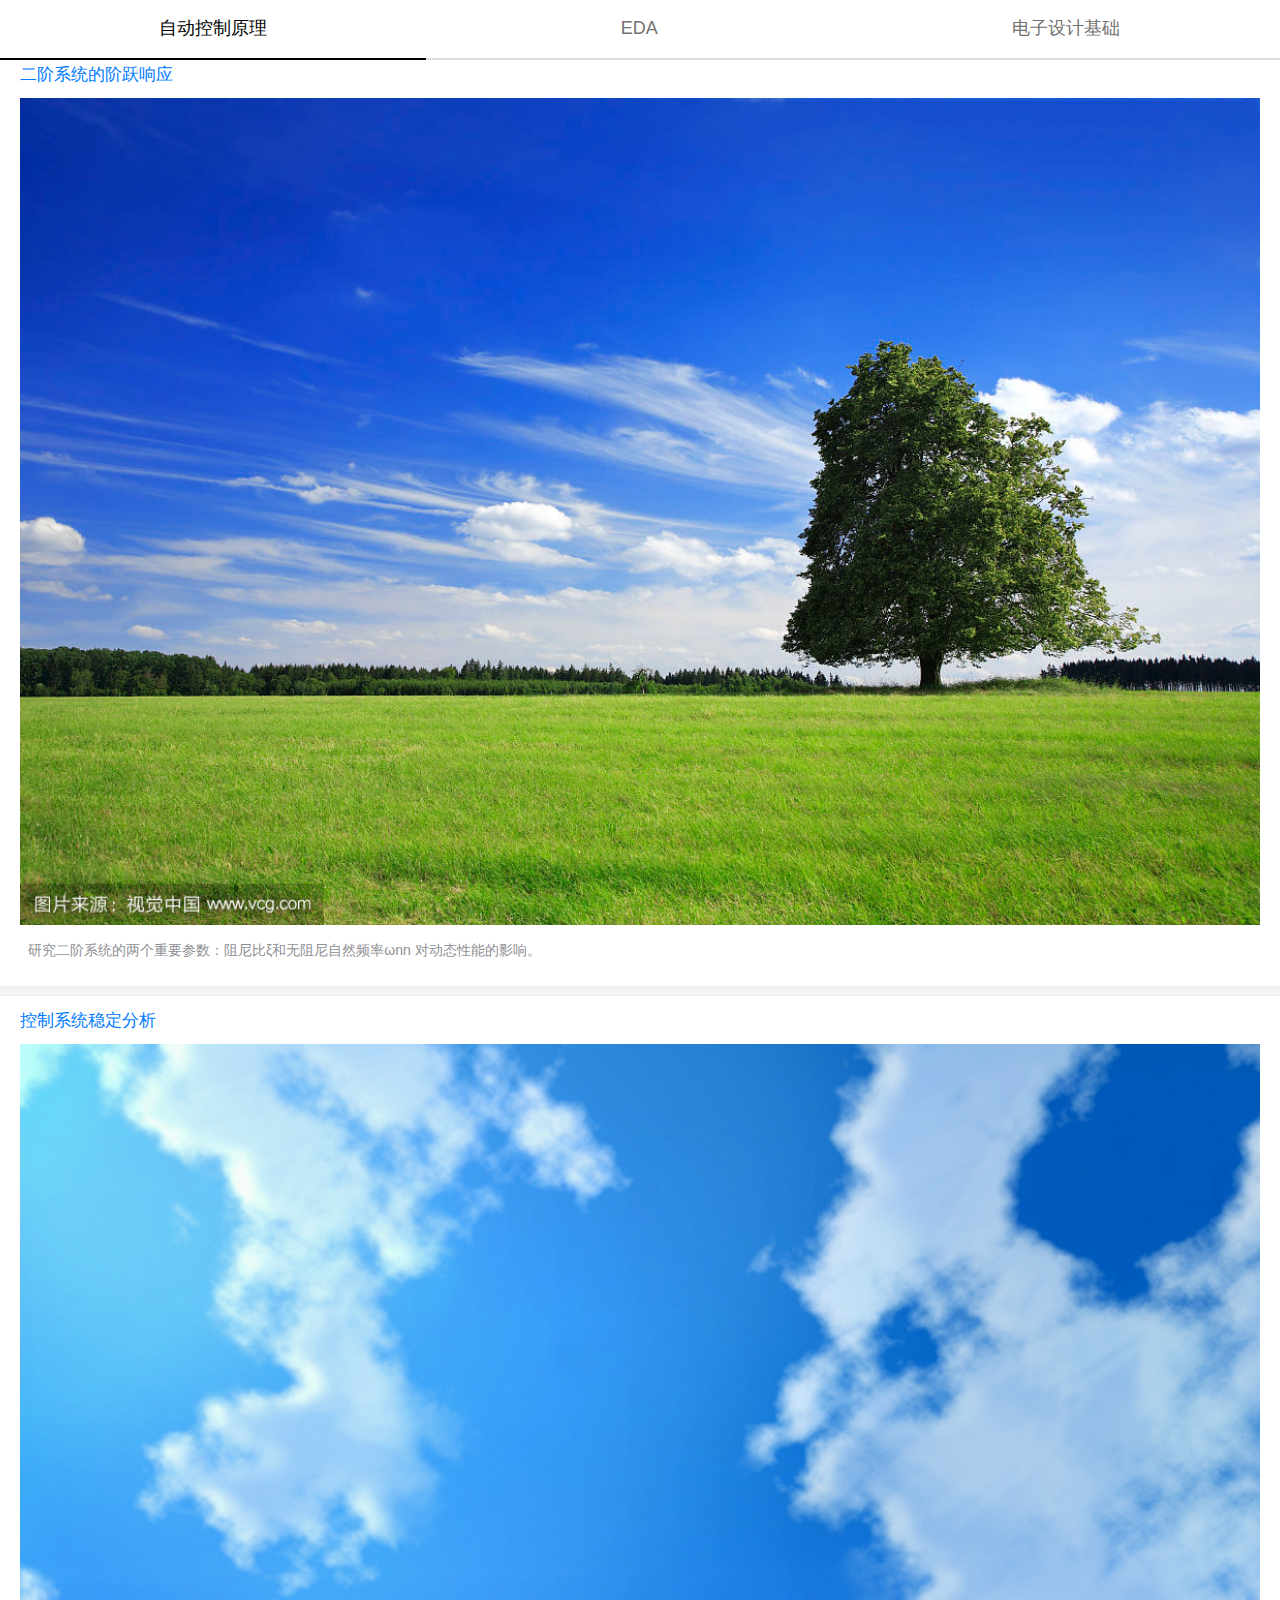
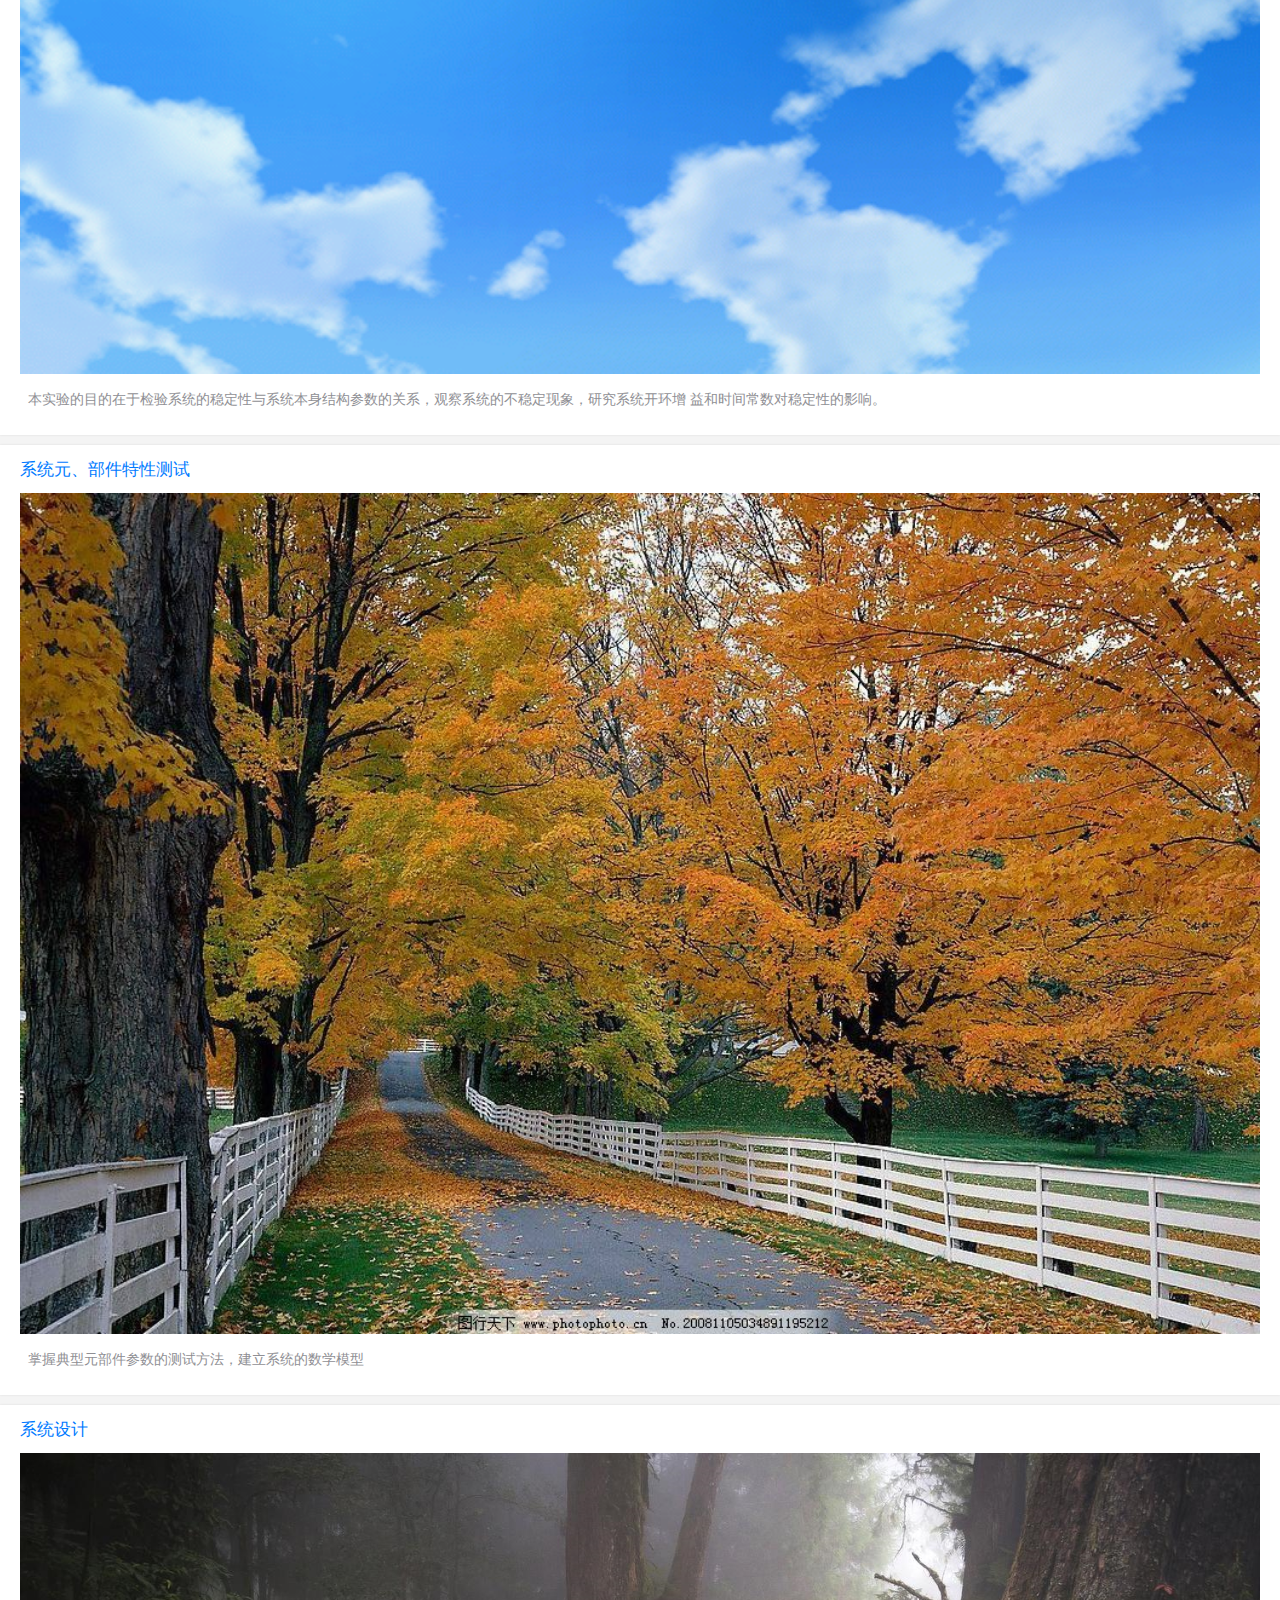
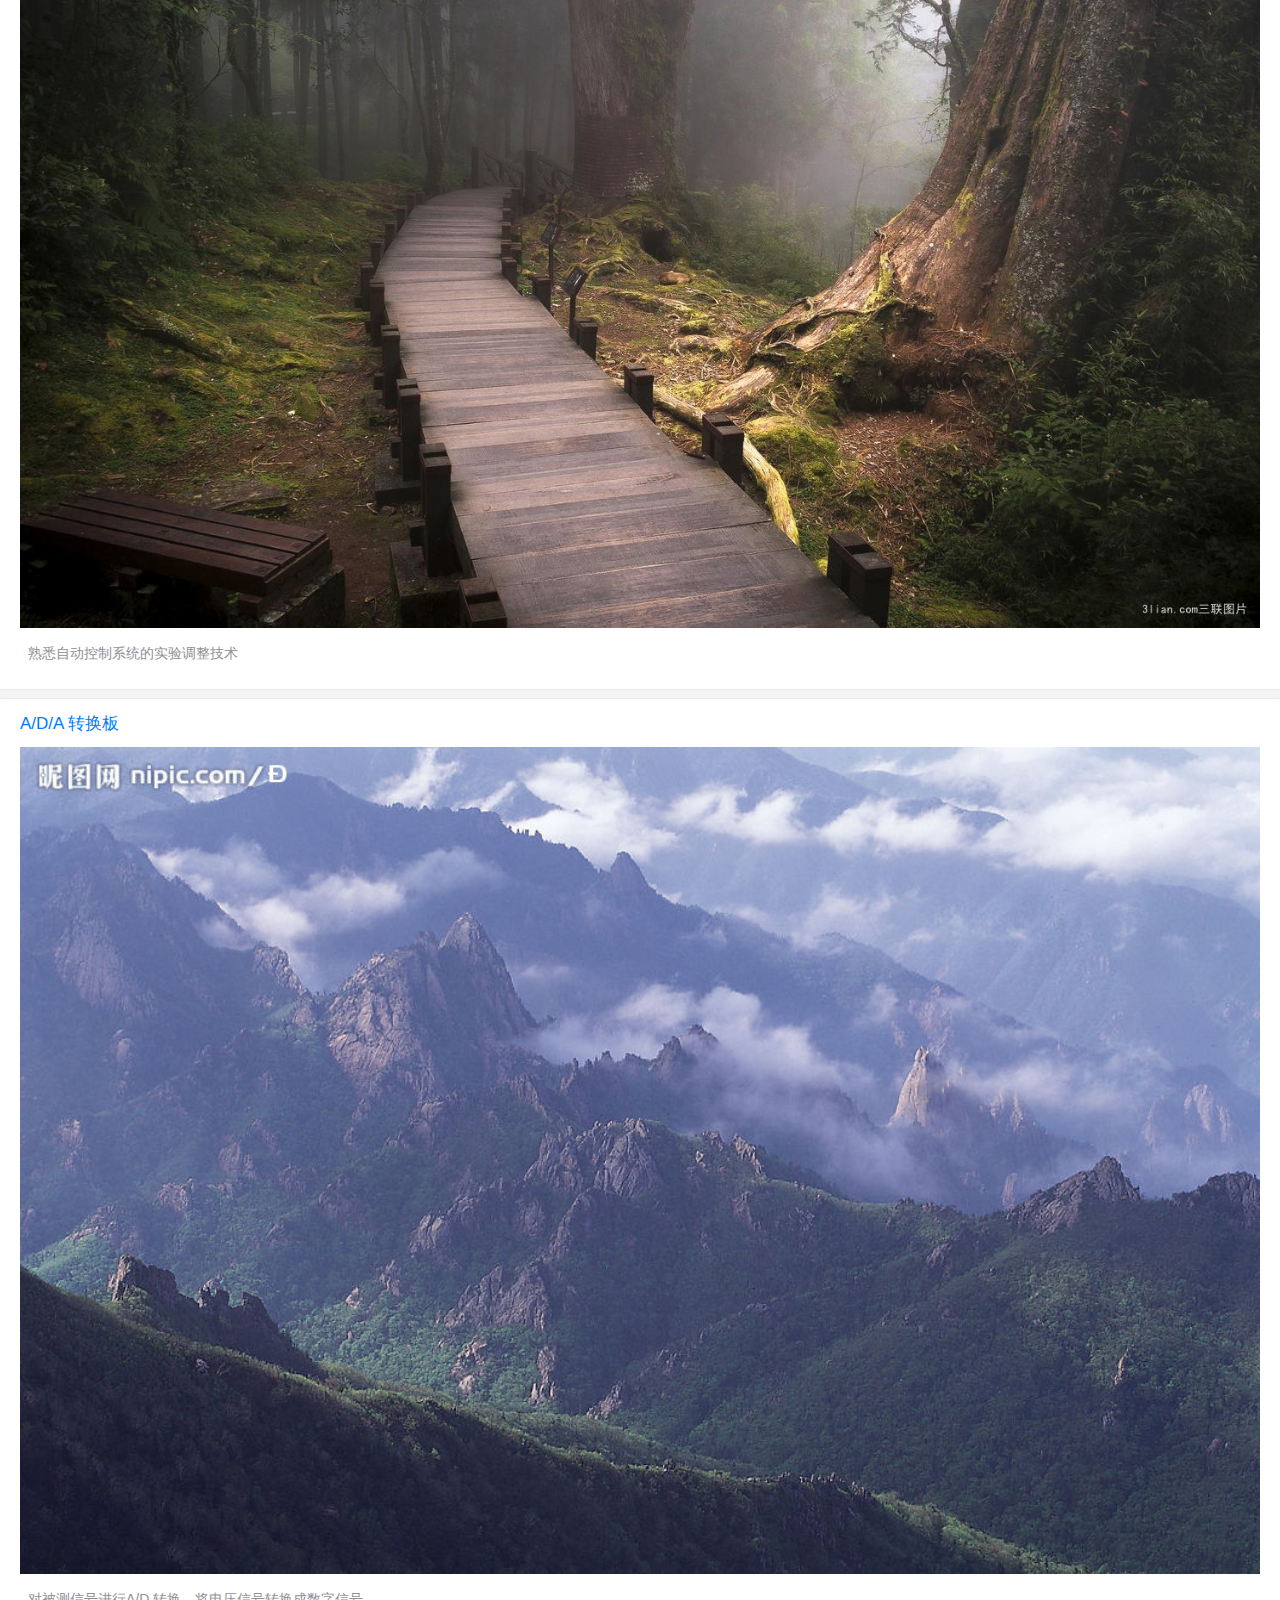
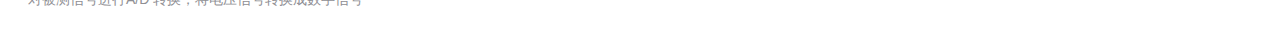
<file: zy/Index.html>
<!DOCTYPE html>
<html>

	<head>
		<meta http-equiv="Content-Type" content="text/html; charset=utf-8" />
		<meta content="width=device-width, initial-scale=1.0, minimum-scale=1.0, maximum-scale=1.0, user-scalable=no" name="viewport">
		<meta content="yes" name="apple-mobile-web-app-capable" />
		<meta content="black" name="apple-mobile-web-app-status-bar-style" />
		<meta content="telephone=no" name="format-detection" />
		<title>实验</title>
		<!--标准mui.css-->
		<link rel="stylesheet" href="css/mui.min.css">
		<!--App自定义的css-->
		<link rel="stylesheet" type="text/css" href="css/base.css">
		<link rel="stylesheet" type="text/css" href="css/common.css">
		<script src="js/jquery.min.js"></script>
		<style type="text/css">
			.mui-content {
				padding: 0 0 0;
			}
			.ind-header{
				height: 60px;
			}
			.experiment-item{

			}
		</style>
	</head>

	<body>
		<div class="mui-content">
			<!--header-->
			<header class="header mui-bar mui-bar-nav ind-header">

				<div class="ind-nav">
					<ul class="clearfix">
						<li>
							<a href="#" class="on guangxue">自动控制原理</a>
						</li>
						<li>
							<a href="#" class="dianxue">EDA</a>
						</li>
						<li>
							<a href="#" class="jisuanji">电子设计基础</a>
						</li>
					</ul>
				</div>
			</header>
			<!--header-end-->

			<div class="guangxue-experiment">

				<div class="experiment-item" style="margin-top: 50px;">
					<h2>
						<a href="zk/zk1_01.html">二阶系统的阶跃响应</a>
					</h2>
					<div class="experiment-media">
						<a href="zk/zk1_01.html">
						<img src="img/1.jpg" />
						</a>
					</div>
					<div class="experiment-describe">
						<p>研究二阶系统的两个重要参数：阻尼比ξ和无阻尼自然频率ωnn 对动态性能的影响。</p>
					</div>
				</div>
				
				<div class="experiment-item">
					<h2>
						<a href="zk/zk1_02.html">控制系统稳定分析</a>
					</h2>
					<div class="experiment-media">
						<a href="zk/zk1_02.html" title="">
						<img src="img/experment1.png" />
						</a>
					</div>
					<div class="experiment-describe">
						<p>本实验的目的在于检验系统的稳定性与系统本身结构参数的关系，观察系统的不稳定现象，研究系统开环增
							益和时间常数对稳定性的影响。</p>
					</div>

				</div>

				<div class="experiment-item">
			<h2><a href="zk/zk1_03.html"> 系统元、部件特性测试</a></h2>
					<div class="experiment-media">
						<a href="zk/zk1_03.html">
						<img src="img/2.jpg" />
						</a>
					</div>
					<div class="experiment-describe">
						<p>掌握典型元部件参数的测试方法，建立系统的数学模型</p>
					</div>

		</div>
				<div class="experiment-item">
					<h2>
						<a href="zk/zk_04.html">系统设计</a>
					</h2>
					<div class="experiment-media">
						<a href="zk/zk_04.html" title="">
							<img src="img/11.jpg" />
						</a>
					</div>
					<div class="experiment-describe">
						<p>熟悉自动控制系统的实验调整技术</p>
					</div>

				</div>
				<div class="experiment-item">
					<h2>
						<a href="zk/zk_05.html">A/D/A 转换板</a>
					</h2>
					<div class="experiment-media">
						<a href="zk/zk_05.html" title="">
							<img src="img/12.jpg" />
						</a>
					</div>
					<div class="experiment-describe">
						<p>对被测信号进行A/D 转换，将电压信号转换成数字信号</p>
					</div>

				</div>
			</div>

			<div class="dianxue-experiment" style="margin-top: 50px;">

				<div class="experiment-item">
					<h2><a href="eda/EDA_01.html"> 组合逻辑电路的设计</a> </h2>
					<div class="experiment-media">
						<a href="eda/EDA_01.html" ><img src="img/experment4.jpg" /></a>
					</div>
					<div class="experiment-describe">
						<p>.熟悉QuartusⅡ的VerilogHDL文本设计流程全过程，学习简单组合电路的设计、多层次电路设计、仿真和硬件测试。</p>
					</div>

				</div>
				
				<div class="experiment-item">
					<h2><a href="eda/EDA_02.html">时序电路的设计及显示</a> </h2>
					<div class="experiment-media">
						<a href="eda/EDA_02.html">
						<img src="img/experment5.jpg" />
						</a>
					</div>
					<div class="experiment-describe">
						<p>了解教学系统中8位八段数码管显示模块的工作原理，设计标准扫描驱动电路模块，以备后面实验调用。</p>
					</div>

				</div>

				<div class="experiment-item">
					<h2><a href="eda/EDA_03.html">交通灯控制器设计</a> </h2>
					<div class="experiment-media">
						<a href="eda/EDA_03.html">
						<img src="img/6.jpg" />
						</a>
					</div>
					<div class="experiment-describe">
						<p>设计一个交通控制器，用LED显示灯表示交通状态，并以7段数码显示器显示当前状态剩余秒数。主干道绿灯亮时，支干道红灯亮</p>
					</div>

				</div>
				<div class="experiment-item">
					<h2><a href="eda/EDA_04.html">GW48EDA/SOPC实验系统</a> </h2>
					<div class="experiment-media">
						<a href="eda/EDA_04.html">
							<img src="img/9.jpg" />
						</a>
					</div>
					<div class="experiment-describe">
						<p> GW48教学实验系统原理与使用介绍</p>
					</div>

				</div>
				<div class="experiment-item">
					<h2><a href="eda/EDA_05.html">GW48-PK2系统主板</a> </h2>
					<div class="experiment-media">
						<a href="eda/EDA_05.html">
							<img src="img/10.jpg" />
						</a>
					</div>
					<div class="experiment-describe">
						<p>“模式选择键”：按动该键能使实验板产生12种不同的实验电路结构</p>
					</div>

				</div>
			</div>

			<div class="jisuanji-experiment">
				<div class="experiment-item" style="margin-top: 50px;">
					<h2><a href="dz/dz_01.html">电子设计资料收集训练</a> </h2>
					<div class="experiment-media">
						<a href="dz/dz_01.html"> <img src="img/4.jpg" /></a>
					</div>
					<div class="experiment-describe">
						<p>通过常见的收索引擎和电子设计资料网站，收集查询电子电路、电子芯片、电子设计资料等，训练检索和查询资料的能力。</p>
					</div>

				</div>

				<div class="experiment-item">
					<h2><a href="dz/dz_02.html">Multisim2001仿真练习</a> </h2>
					<div class="experiment-media">
						<a href="dz/dz_02.html"> <img src="img/experment6.jpg" /></a>
					</div>
					<div class="experiment-describe">
						<p>通过单级放大电路的仿真练习，初步了解Multisim2001的基本使用</p>
					</div>

				</div>

				<div class="experiment-item">
					<h2><a href="dz/dz_03.html">模拟滤波器设计</a></h2>
					<div class="experiment-media">
						<a href="dz/dz_03.html" ><img src="img/7.jpg" /></a>
					</div>
					<div class="experiment-describe">
						<p>利用模拟滤波器设计软件FilterLab 2.0，初步模拟滤波器的设计方法。</p>
					</div>

				</div>

				<div class="experiment-item">
					<h2><a href="dz/dz_04.html">线性稳压电源的设计</a> </h2>
					<div class="experiment-media">
						<a href="dz/dz_04.html" ><img src="img/8.jpg" /></a>
					</div>
					<div class="experiment-describe">
						<p>通过一个线性稳压电源的设计，初步学习模拟系统的设计方法。</p>
					</div>

				</div>
			</div>


		</div>
		<script type="text/javascript">
			$(function() {
				var $prevA = $(".ind-nav li a").eq(0);
				$(".ind-nav li a").click(function() {
					$(".mui-content>div").css("display", "none");
					if($(this).hasClass("guangxue")) {
						$(".mui-content .guangxue-experiment").css("display", "block");
					} else if($(this).hasClass("dianxue")) {
						$(".mui-content .dianxue-experiment").css("display", "block");
					} else if($(this).hasClass("jisuanji")) {
						$(".mui-content .jisuanji-experiment").css("display", "block");
					}
					$prevA.removeClass("on");
					$(this).addClass("on");
					$prevA = $(this);
				});
			});
		</script>
	</body>

</html>
</file>
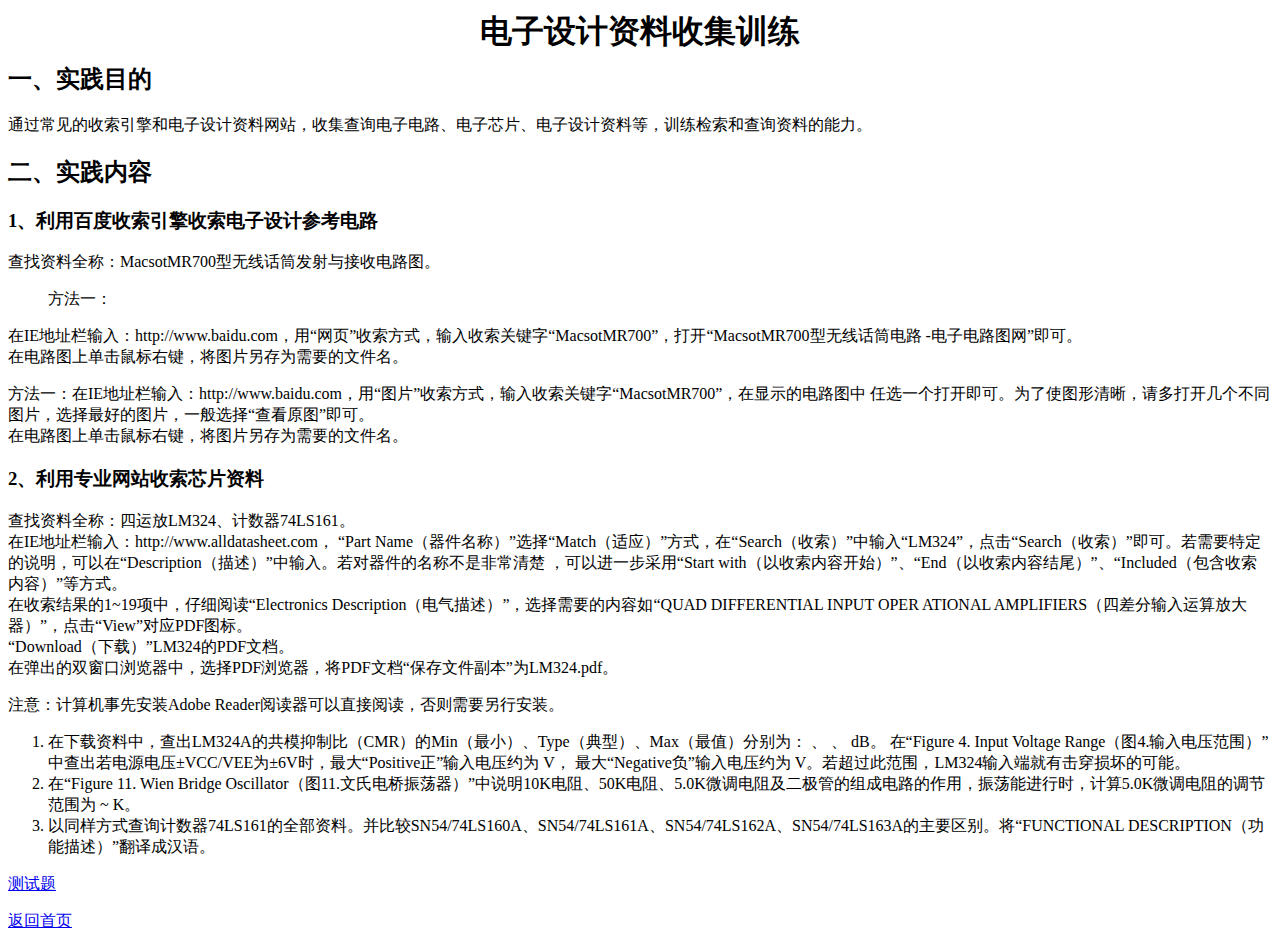
<file: zy/dz/dz_01.html>
<!DOCTYPE html>
<html lang="en">
<head>
    <meta http-equiv="Content-Type" content="text/html; charset=utf-8" />
    <meta content="width=device-width, initial-scale=1.0, minimum-scale=1.0, maximum-scale=1.0, user-scalable=no" name="viewport">
    <meta content="yes" name="apple-mobile-web-app-capable" />
    <meta content="black" name="apple-mobile-web-app-status-bar-style" />
    <meta content="telephone=no" name="format-detection" />
    <title>实验</title>


</head>
<body>
<div class="experiment-title">
    <div align="center">
        <h1 style="line-height: 20px;top: -10px;">电子设计资料收集训练</h1>
    </div>
</div>

<div class="experiment-message clearfix">
</div>
<div class="experiment-message-text">
</div>
<h2>一、实践目的</h2>
<p>通过常见的收索引擎和电子设计资料网站，收集查询电子电路、电子芯片、电子设计资料等，训练检索和查询资料的能力。</p>
<h2>二、实践内容</h2>
<h3>1、利用百度收索引擎收索电子设计参考电路</h3>
<p>查找资料全称：MacsotMR700型无线话筒发射与接收电路图。</p>
<blockquote>方法一：</blockquote>
<p>在IE地址栏输入：http://www.baidu.com，用“网页”收索方式，输入收索关键字“MacsotMR700”，打开“MacsotMR700型无线话筒电路 -电子电路图网”即可。<br>
    在电路图上单击鼠标右键，将图片另存为需要的文件名。</p>
<p>方法一：在IE地址栏输入：http://www.baidu.com，用“图片”收索方式，输入收索关键字“MacsotMR700”，在显示的电路图中
    任选一个打开即可。为了使图形清晰，请多打开几个不同图片，选择最好的图片，一般选择“查看原图”即可。<br>
    在电路图上单击鼠标右键，将图片另存为需要的文件名。</p>
<h3>2、利用专业网站收索芯片资料</h3>
<p>查找资料全称：四运放LM324、计数器74LS161。<br>
    在IE地址栏输入：http://www.alldatasheet.com，
    “Part Name（器件名称）”选择“Match（适应）”方式，在“Search（收索）”中输入“LM324”，点击“Search（收索）”即可。若需要特定
    的说明，可以在“Description（描述）”中输入。若对器件的名称不是非常清楚
    ，可以进一步采用“Start with（以收索内容开始）”、“End（以收索内容结尾）”、“Included（包含收索内容）”等方式。<br>
    在收索结果的1~19项中，仔细阅读“Electronics Description（电气描述）”，选择需要的内容如“QUAD DIFFERENTIAL INPUT OPER
    ATIONAL AMPLIFIERS（四差分输入运算放大器）”，点击“View”对应PDF图标。<br>
    “Download（下载）”LM324的PDF文档。<br>
    在弹出的双窗口浏览器中，选择PDF浏览器，将PDF文档“保存文件副本”为LM324.pdf。</p>
<p>注意：计算机事先安装Adobe Reader阅读器可以直接阅读，否则需要另行安装。</p>
<ol><li>在下载资料中，查出LM324A的共模抑制比（CMR）的Min（最小）、Type（典型）、Max（最值）分别为：        、        、       dB。
    在“Figure 4. Input Voltage Range（图4.输入电压范围）”中查出若电源电压±VCC/VEE为±6V时，最大“Positive正”输入电压约为       V，
    最大“Negative负”输入电压约为       V。若超过此范围，LM324输入端就有击穿损坏的可能。</li>
    <li>在“Figure 11. Wien Bridge Oscillator（图11.文氏电桥振荡器）”中说明10K电阻、50K电阻、5.0K微调电阻及二极管的组成电路的作用，振荡能进行时，计算5.0K微调电阻的调节范围为        ~       K。</li>
<li>以同样方式查询计数器74LS161的全部资料。并比较SN54/74LS160A、SN54/74LS161A、SN54/74LS162A、SN54/74LS163A的主要区别。将“FUNCTIONAL DESCRIPTION（功能描述）”翻译成汉语。</li>

</ol>
<p><a href="https://www.wenjuan.in/s/nauYny/">测试题</a> </p>
<p><a href="../Index.html">返回首页</a> </p>
</body>
</html>
</file>
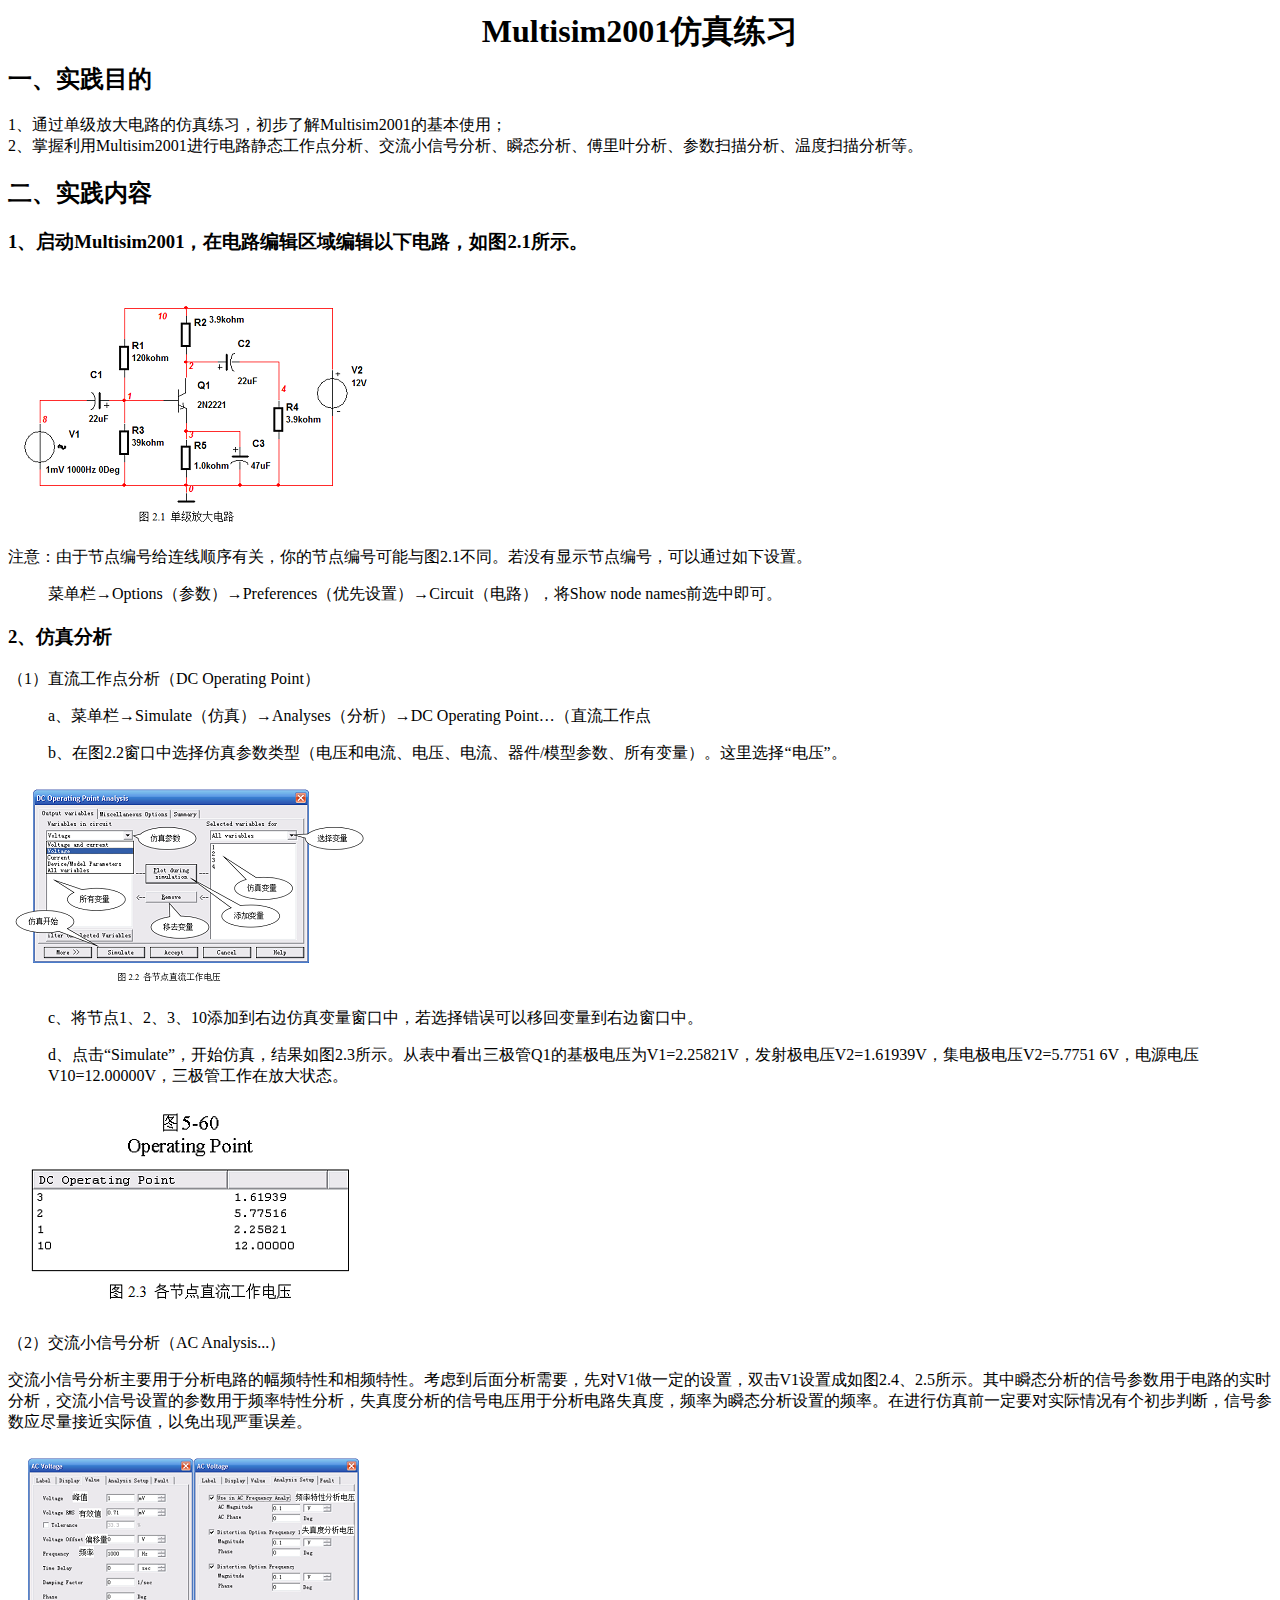
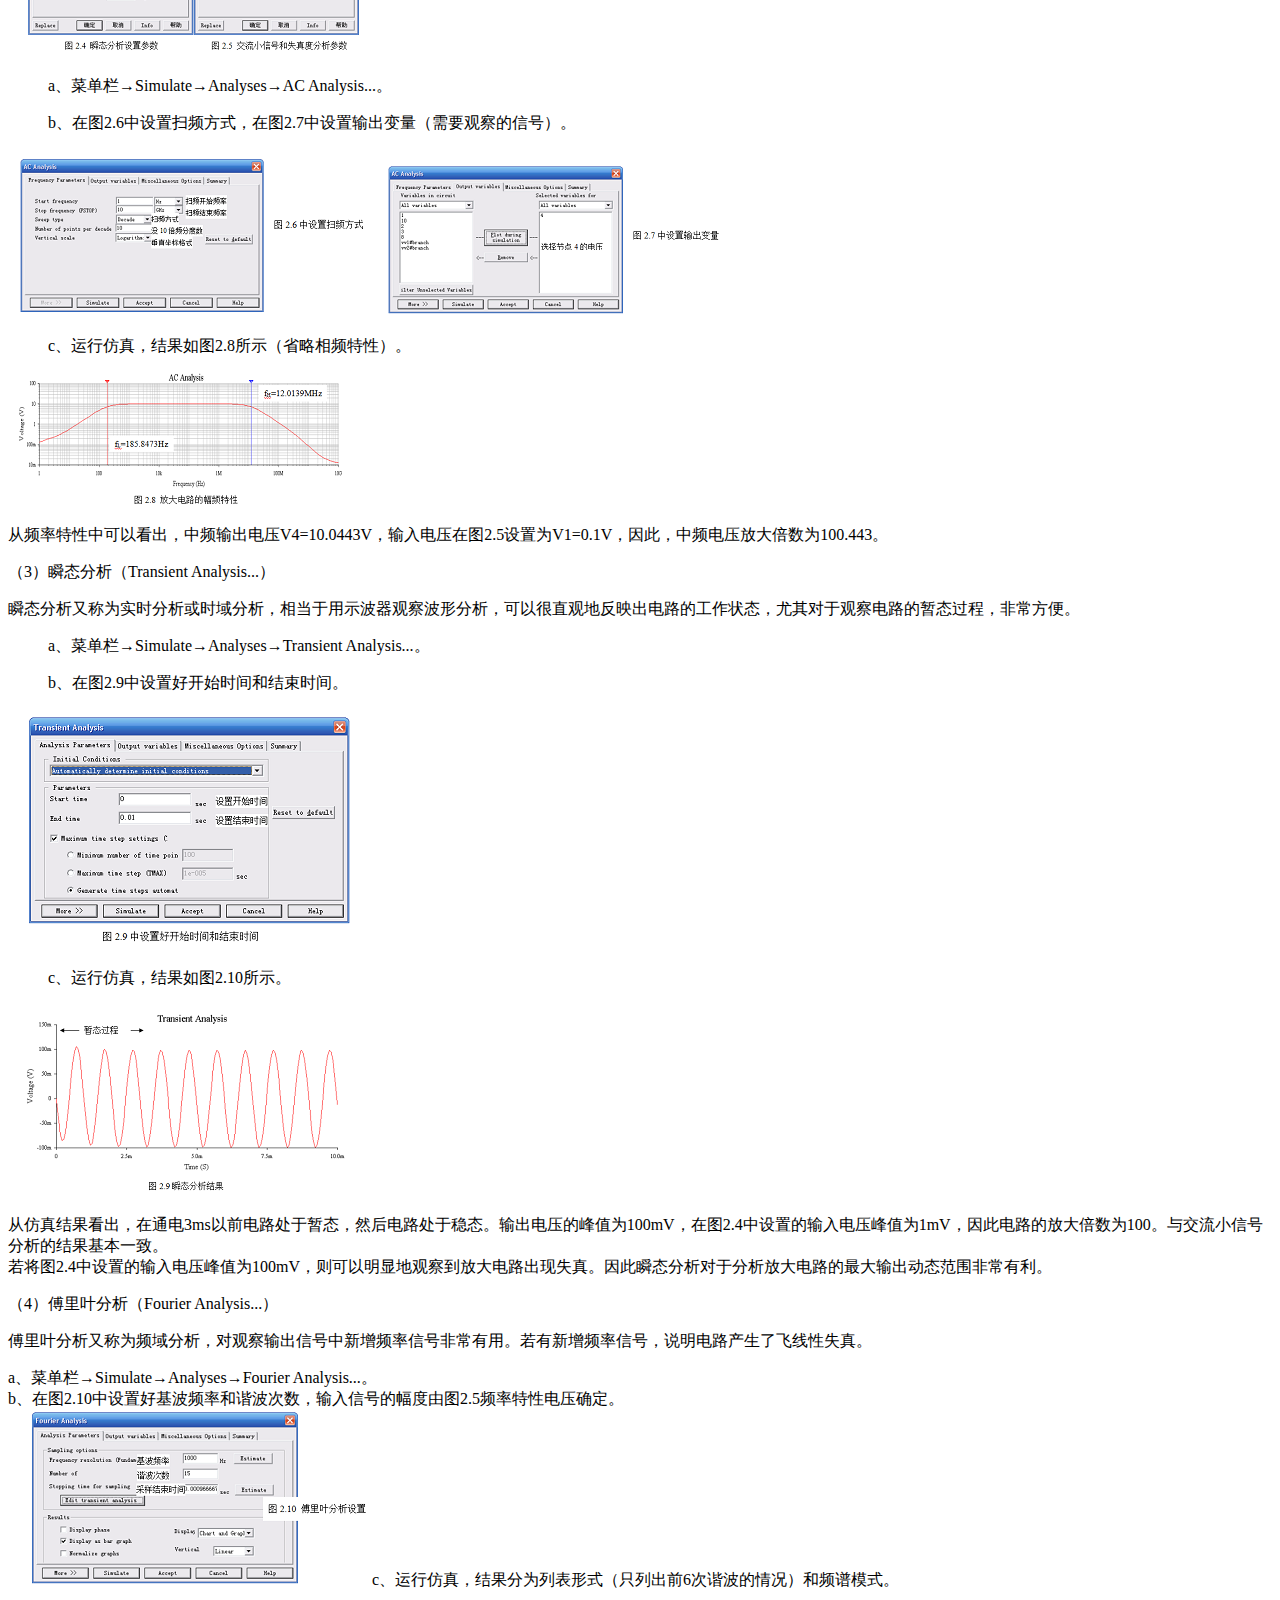
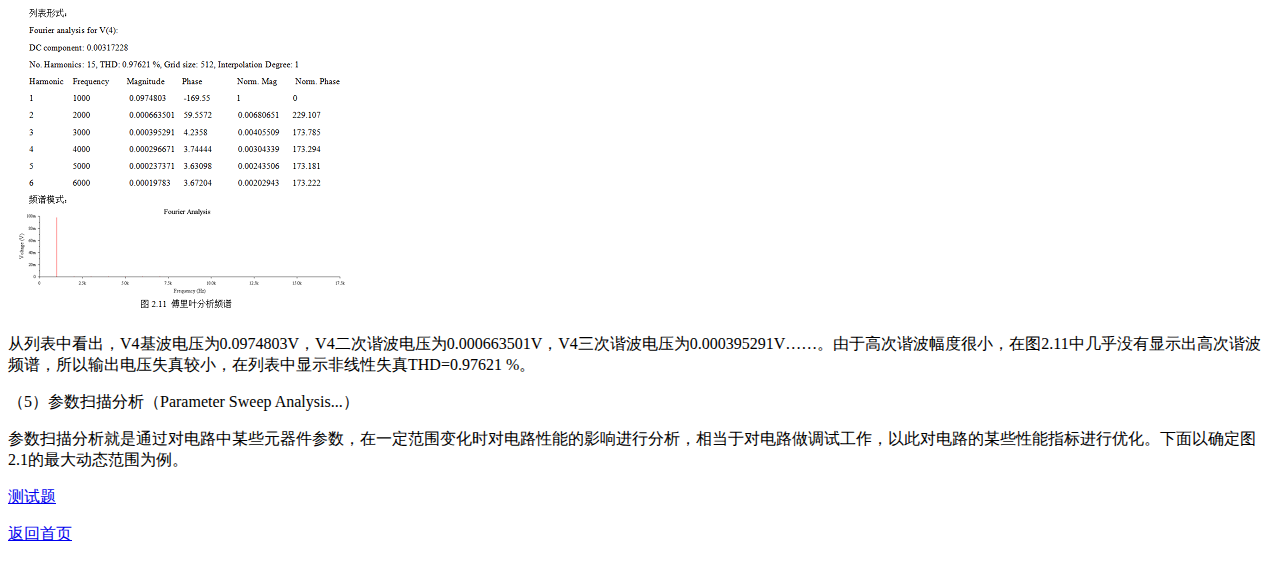
<file: zy/dz/dz_02.html>
<!DOCTYPE html>
<html lang="en">
<head>
    <meta http-equiv="Content-Type" content="text/html; charset=utf-8" />
    <meta content="width=device-width, initial-scale=1.0, minimum-scale=1.0, maximum-scale=1.0, user-scalable=no" name="viewport">
    <meta content="yes" name="apple-mobile-web-app-capable" />
    <meta content="black" name="apple-mobile-web-app-status-bar-style" />
    <meta content="telephone=no" name="format-detection" />
    <title>实验</title>

</head>
<body>
<div class="experiment-title">
    <div align="center">
        <h1 style="line-height: 20px;top: -10px;">Multisim2001仿真练习</h1>
    </div>
</div>

<div class="experiment-message clearfix">
</div>
<div class="experiment-message-text">
</div>
<h2>一、实践目的</h2>
<p>1、通过单级放大电路的仿真练习，初步了解Multisim2001的基本使用；<br>
    2、掌握利用Multisim2001进行电路静态工作点分析、交流小信号分析、瞬态分析、傅里叶分析、参数扫描分析、温度扫描分析等。</p>
<h2>二、实践内容</h2>
<h3>1、启动Multisim2001，在电路编辑区域编辑以下电路，如图2.1所示。</h3>
<img src="img/dz_01.png">
<p>注意：由于节点编号给连线顺序有关，你的节点编号可能与图2.1不同。若没有显示节点编号，可以通过如下设置。</p>
<blockquote>菜单栏→Options（参数）→Preferences（优先设置）→Circuit（电路），将Show node names前选中即可。</blockquote>
<h3>2、仿真分析</h3>
<p>（1）直流工作点分析（DC Operating Point）</p>
<blockquote>a、菜单栏→Simulate（仿真）→Analyses（分析）→DC Operating Point…（直流工作点</blockquote>
<blockquote>b、在图2.2窗口中选择仿真参数类型（电压和电流、电压、电流、器件/模型参数、所有变量）。这里选择“电压”。</blockquote>
<img src="img/dz_02.png">
<blockquote>c、将节点1、2、3、10添加到右边仿真变量窗口中，若选择错误可以移回变量到右边窗口中。</blockquote>
<blockquote>d、点击“Simulate”，开始仿真，结果如图2.3所示。从表中看出三极管Q1的基极电压为V1=2.25821V，发射极电压V2=1.61939V，集电极电压V2=5.7751
    6V，电源电压V10=12.00000V，三极管工作在放大状态。</blockquote>
<img src="img/dz_03.png">
<p>（2）交流小信号分析（AC Analysis...）</p>
<p>交流小信号分析主要用于分析电路的幅频特性和相频特性。考虑到后面分析需要，先对V1做一定的设置，双击V1设置成如图2.4、2.5所示。其中瞬态分析的信号参数用于电路的实时分析，交流小信号设置的参数用于频率特性分析，失真度分析的信号电压用于分析电路失真度，频率为瞬态分析设置的频率。在进行仿真前一定要对实际情况有个初步判断，信号参数应尽量接近实际值，以免出现严重误差。</p>
<img src="img/dz_04.png">
<blockquote>a、菜单栏→Simulate→Analyses→AC Analysis...。</blockquote>
<blockquote>b、在图2.6中设置扫频方式，在图2.7中设置输出变量（需要观察的信号）。</blockquote>
<img src="img/dz_05.png">
<img src="img/dz_06.png">
<blockquote>c、运行仿真，结果如图2.8所示（省略相频特性）。</blockquote>
<img src="img/dz_07.png">
<p>从频率特性中可以看出，中频输出电压V4=10.0443V，输入电压在图2.5设置为V1=0.1V，因此，中频电压放大倍数为100.443。</p>
<p>（3）瞬态分析（Transient Analysis...）</p>
<p>瞬态分析又称为实时分析或时域分析，相当于用示波器观察波形分析，可以很直观地反映出电路的工作状态，尤其对于观察电路的暂态过程，非常方便。</p>
<blockquote>a、菜单栏→Simulate→Analyses→Transient Analysis...。</blockquote>
<blockquote>b、在图2.9中设置好开始时间和结束时间。</blockquote>
<img src="img/dz_08.png">
<blockquote>c、运行仿真，结果如图2.10所示。</blockquote>
<img src="img/dz_09.png">
<p>从仿真结果看出，在通电3ms以前电路处于暂态，然后电路处于稳态。输出电压的峰值为100mV，在图2.4中设置的输入电压峰值为1mV，因此电路的放大倍数为100。与交流小信号分析的结果基本一致。
   <br> 若将图2.4中设置的输入电压峰值为100mV，则可以明显地观察到放大电路出现失真。因此瞬态分析对于分析放大电路的最大输出动态范围非常有利。</p>
<p>（4）傅里叶分析（Fourier Analysis...）</p>
<p>傅里叶分析又称为频域分析，对观察输出信号中新增频率信号非常有用。若有新增频率信号，说明电路产生了飞线性失真。</p>
<p>a、菜单栏→Simulate→Analyses→Fourier Analysis...。<br>
    b、在图2.10中设置好基波频率和谐波次数，输入信号的幅度由图2.5频率特性电压确定。<br>
 <img src="img/dz_10.png">
    c、运行仿真，结果分为列表形式（只列出前6次谐波的情况）和频谱模式。</p>
<img src="img/dz_11.png">
<p>从列表中看出，V4基波电压为0.0974803V，V4二次谐波电压为0.000663501V，V4三次谐波电压为0.000395291V……。由于高次谐波幅度很小，在图2.11中几乎没有显示出高次谐波频谱，所以输出电压失真较小，在列表中显示非线性失真THD=0.97621 %。</p>
<p> （5）参数扫描分析（Parameter Sweep Analysis...）</p>
   <p> 参数扫描分析就是通过对电路中某些元器件参数，在一定范围变化时对电路性能的影响进行分析，相当于对电路做调试工作，以此对电路的某些性能指标进行优化。下面以确定图2.1的最大动态范围为例。</p>
<p><a href="https://www.wenjuan.in/s/m6zi6b/">测试题</a> </p>
<p><a href="../Index.html">返回首页</a> </p>
</body>
</html>
</file>
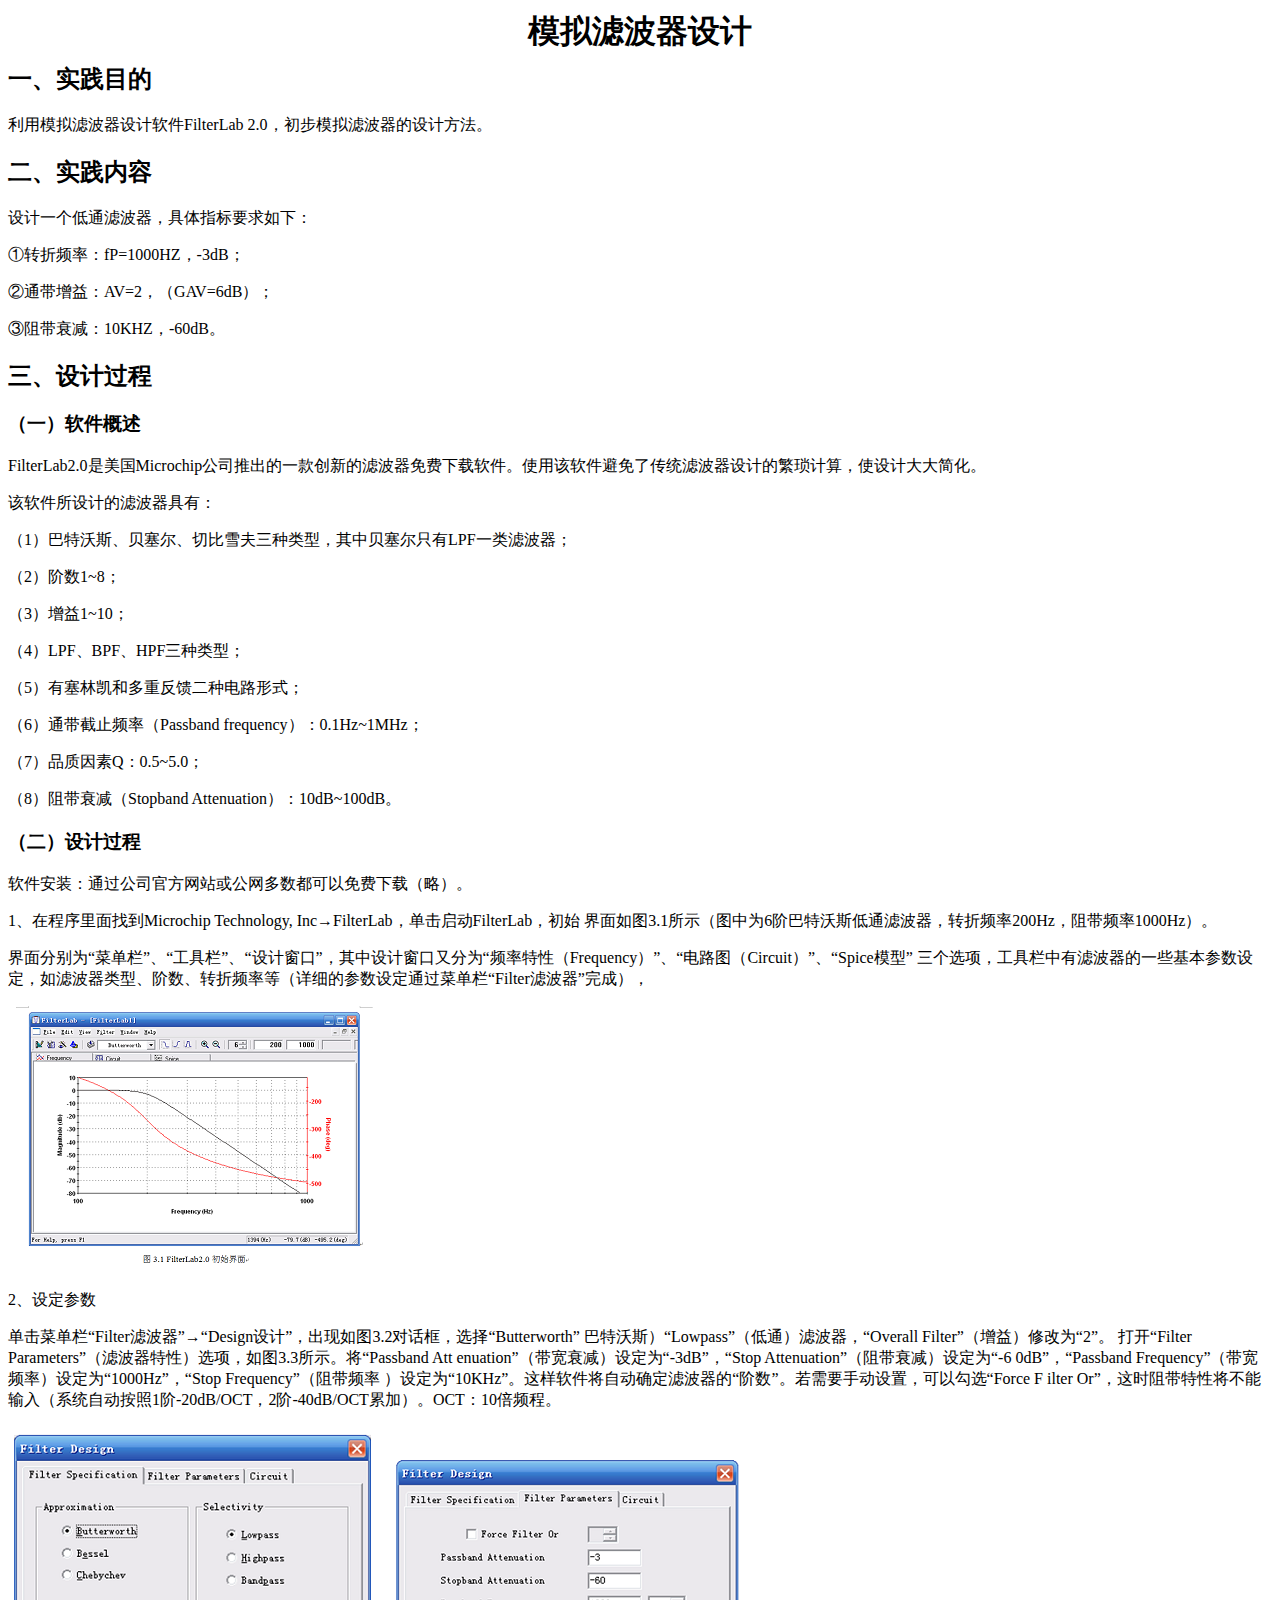
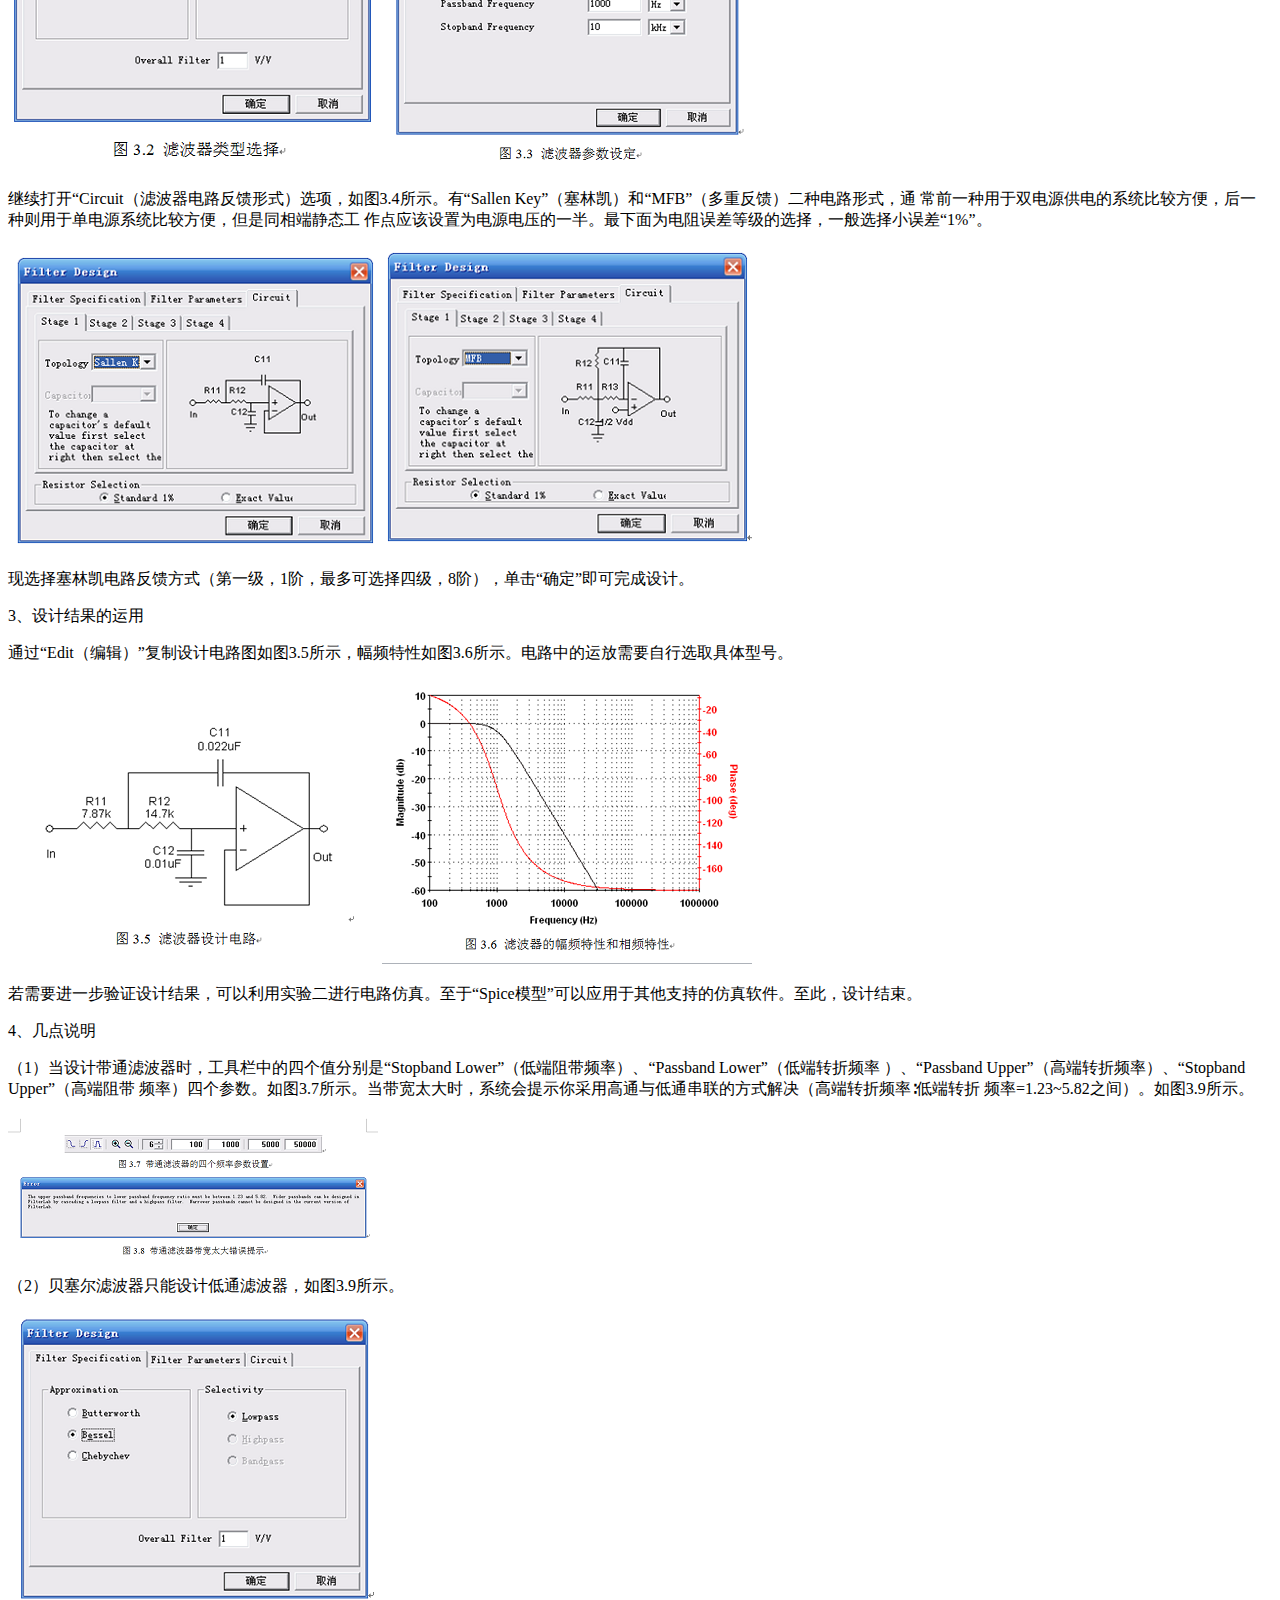
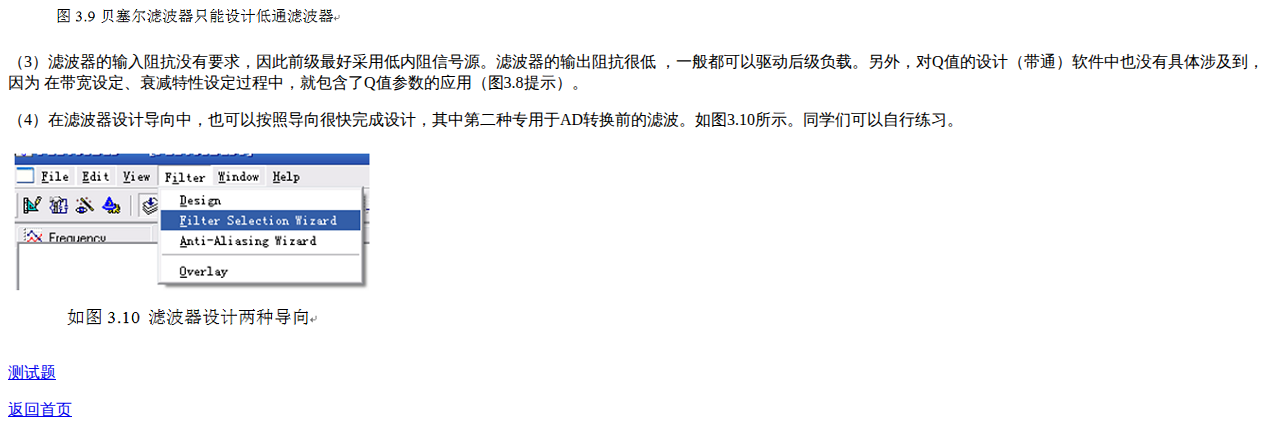
<file: zy/dz/dz_03.html>
<!DOCTYPE html>
<html lang="en">
<head>
    <meta http-equiv="Content-Type" content="text/html; charset=utf-8" />
    <meta content="width=device-width, initial-scale=1.0, minimum-scale=1.0, maximum-scale=1.0, user-scalable=no" name="viewport">
    <meta content="yes" name="apple-mobile-web-app-capable" />
    <meta content="black" name="apple-mobile-web-app-status-bar-style" />
    <meta content="telephone=no" name="format-detection" />
    <title>实验</title>

</head>
<body>
<div class="experiment-title">
    <div align="center">
        <h1 style="line-height: 20px;top: -10px;">模拟滤波器设计</h1>
    </div>
</div>

<div class="experiment-message clearfix">
</div>
<div class="experiment-message-text">
</div>

<h2>一、实践目的</h2>
<P>利用模拟滤波器设计软件FilterLab 2.0，初步模拟滤波器的设计方法。</P>
<h2>二、实践内容</h2>
<P>设计一个低通滤波器，具体指标要求如下：</P>
<P>①转折频率：fP=1000HZ，-3dB；</P>
<P>②通带增益：AV=2，（GAV=6dB）；</P>
<P>③阻带衰减：10KHZ，-60dB。</P>
<h2>三、设计过程</h2>
<h3>（一）软件概述</h3>
<P>FilterLab2.0是美国Microchip公司推出的一款创新的滤波器免费下载软件。使用该软件避免了传统滤波器设计的繁琐计算，使设计大大简化。</P>
<P>该软件所设计的滤波器具有：</P>
<P>（1）巴特沃斯、贝塞尔、切比雪夫三种类型，其中贝塞尔只有LPF一类滤波器；</P>
<P>（2）阶数1~8；</P>
<P>（3）增益1~10；</P>
<P>（4）LPF、BPF、HPF三种类型；</P>
<P>（5）有塞林凯和多重反馈二种电路形式；</P>
<P>（6）通带截止频率（Passband frequency）：0.1Hz~1MHz；</P>
<P>（7）品质因素Q：0.5~5.0；</P>
<P>（8）阻带衰减（Stopband Attenuation）：10dB~100dB。</P>
<h3>（二）设计过程</h3>
<P>软件安装：通过公司官方网站或公网多数都可以免费下载（略）。</P>
<P>1、在程序里面找到Microchip Technology, Inc→FilterLab，单击启动FilterLab，初始
    界面如图3.1所示（图中为6阶巴特沃斯低通滤波器，转折频率200Hz，阻带频率1000Hz）。</P>
<P>界面分别为“菜单栏”、“工具栏”、“设计窗口”，其中设计窗口又分为“频率特性（Frequency）”、“电路图（Circuit）”、“Spice模型”
    三个选项，工具栏中有滤波器的一些基本参数设定，如滤波器类型、阶数、转折频率等（详细的参数设定通过菜单栏“Filter滤波器”完成），</P>
<img src="img/dz_001.png">
<P>2、设定参数</P>
<P>单击菜单栏“Filter滤波器”→“Design设计”，出现如图3.2对话框，选择“Butterworth”
    巴特沃斯）“Lowpass”（低通）滤波器，“Overall Filter”（增益）修改为“2”。
    打开“Filter Parameters”（滤波器特性）选项，如图3.3所示。将“Passband Att
    enuation”（带宽衰减）设定为“-3dB”，“Stop Attenuation”（阻带衰减）设定为“-6
    0dB”，“Passband Frequency”（带宽频率）设定为“1000Hz”，“Stop Frequency”（阻带频率
    ）设定为“10KHz”。这样软件将自动确定滤波器的“阶数”。若需要手动设置，可以勾选“Force F
    ilter Or”，这时阻带特性将不能输入（系统自动按照1阶-20dB/OCT，2阶-40dB/OCT累加）。OCT：10倍频程。
</P>
<img src="img/dz_002.png">
<img src="img/dz_003.png">
<P>继续打开“Circuit（滤波器电路反馈形式）选项，如图3.4所示。有“Sallen Key”（塞林凯）和“MFB”（多重反馈）二种电路形式，通
    常前一种用于双电源供电的系统比较方便，后一种则用于单电源系统比较方便，但是同相端静态工
    作点应该设置为电源电压的一半。最下面为电阻误差等级的选择，一般选择小误差“1%”。</P>
<img src="img/dz_004.png">
<img src="img/dz_005.png">
<P>现选择塞林凯电路反馈方式（第一级，1阶，最多可选择四级，8阶），单击“确定”即可完成设计。</P>
<P>3、设计结果的运用</P>
<P>通过“Edit（编辑）”复制设计电路图如图3.5所示，幅频特性如图3.6所示。电路中的运放需要自行选取具体型号。</P>
<img src="img/dz_006.png">
<img src="img/dz_007.png">
<P>若需要进一步验证设计结果，可以利用实验二进行电路仿真。至于“Spice模型”可以应用于其他支持的仿真软件。至此，设计结束。</P>
<P>4、几点说明</P>
<P>（1）当设计带通滤波器时，工具栏中的四个值分别是“Stopband Lower”（低端阻带频率）、“Passband Lower”（低端转折频率
    ）、“Passband Upper”（高端转折频率）、“Stopband Upper”（高端阻带
    频率）四个参数。如图3.7所示。当带宽太大时，系统会提示你采用高通与低通串联的方式解决（高端转折频率∶低端转折
    频率=1.23~5.82之间）。如图3.9所示。</P>
<img src="img/dz_008.png">
<P>（2）贝塞尔滤波器只能设计低通滤波器，如图3.9所示。</P>
<img src="img/dz_009.png">
<P>（3）滤波器的输入阻抗没有要求，因此前级最好采用低内阻信号源。滤波器的输出阻抗很低
    ，一般都可以驱动后级负载。另外，对Q值的设计（带通）软件中也没有具体涉及到，因为
    在带宽设定、衰减特性设定过程中，就包含了Q值参数的应用（图3.8提示）。</P>
<P>（4）在滤波器设计导向中，也可以按照导向很快完成设计，其中第二种专用于AD转换前的滤波。如图3.10所示。同学们可以自行练习。</P>
<img src="img/dz_010.png">

<p><a href="https://www.wenjuan.in/s/iuEJru/">测试题</a> </p>
<p><a href="../Index.html">返回首页</a> </p>
</body>
</html>
</file>
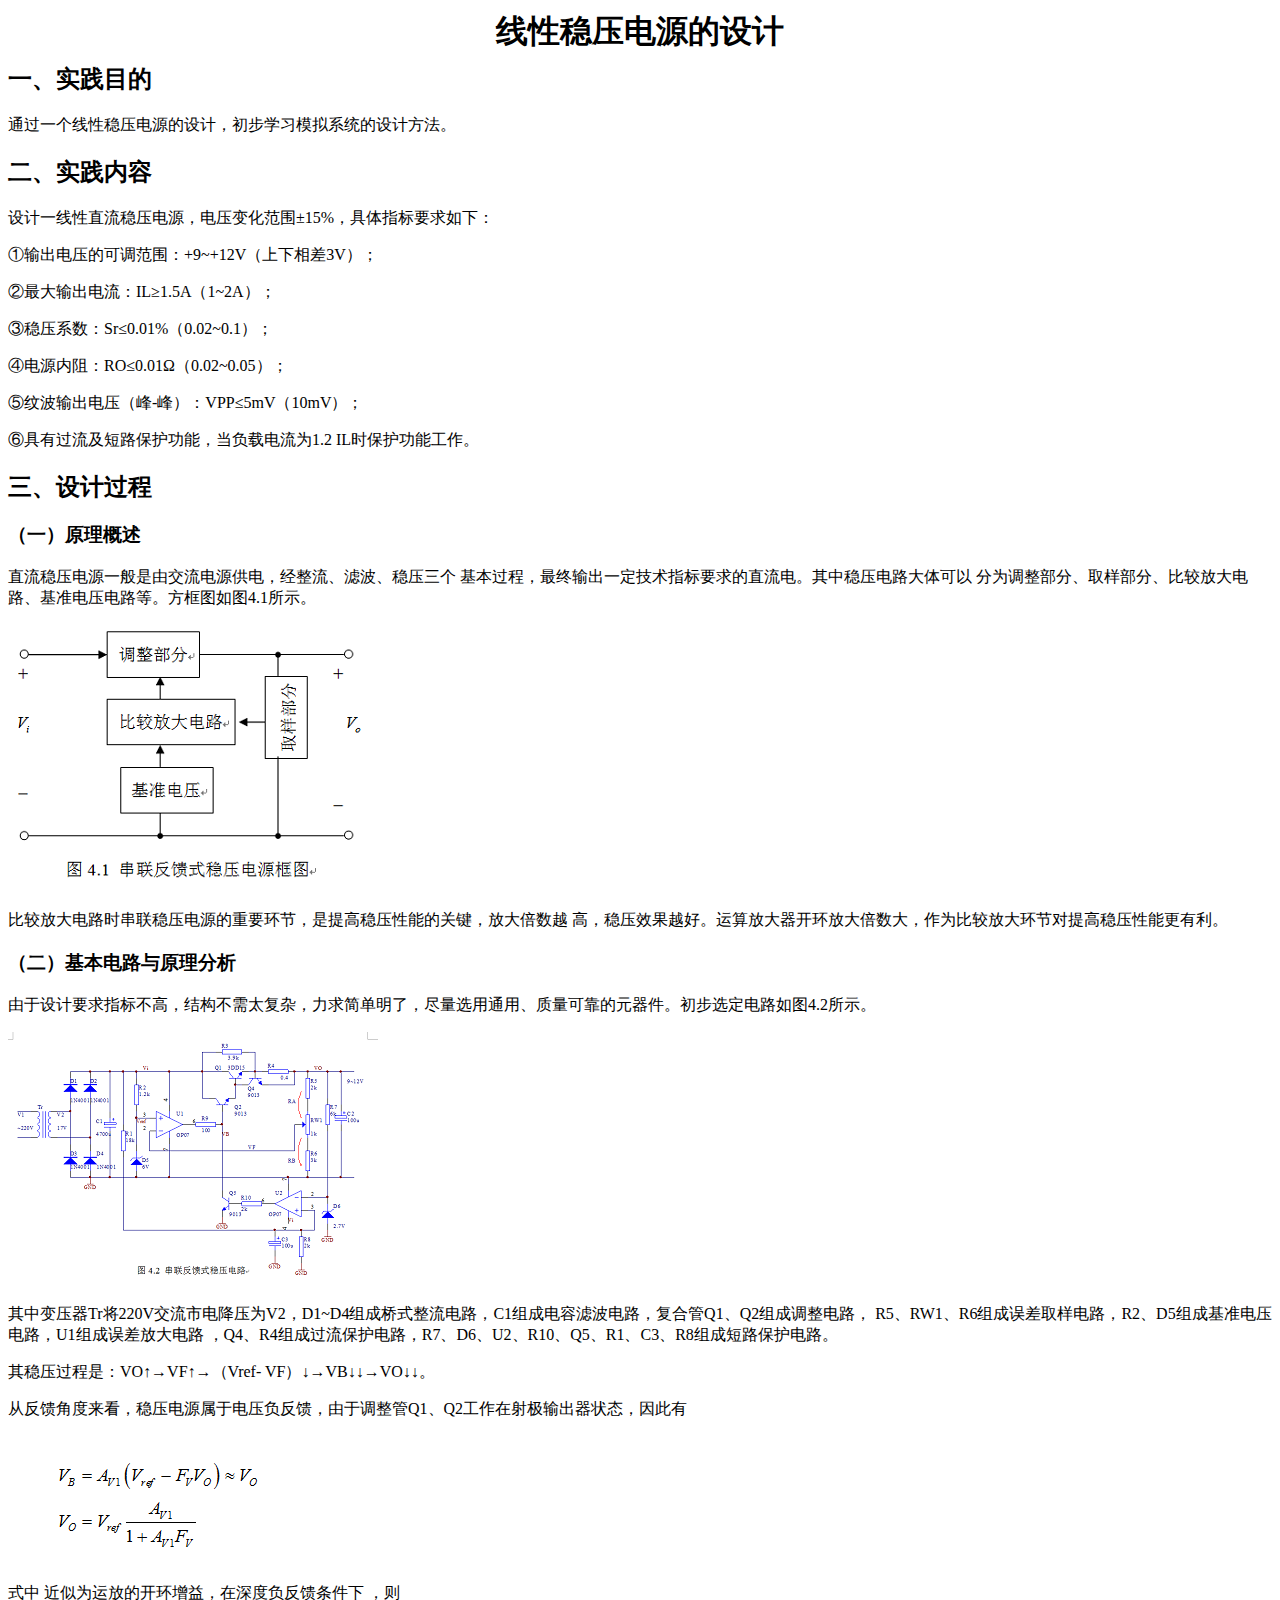
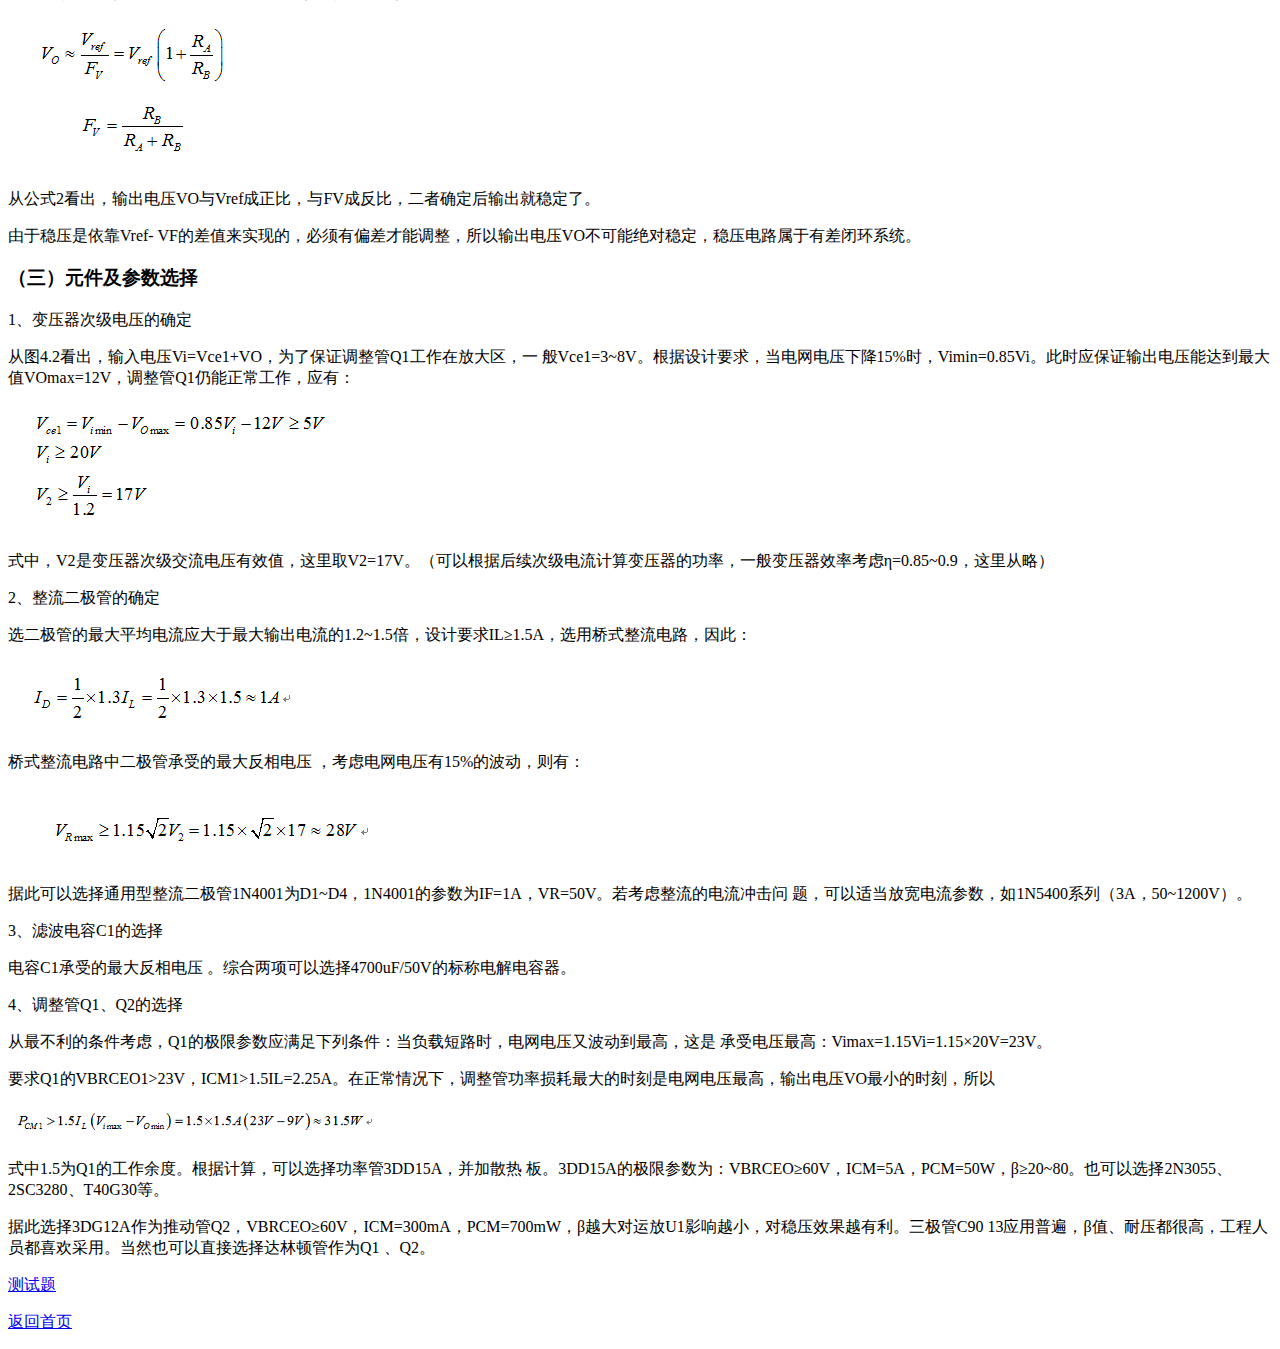
<file: zy/dz/dz_04.html>
<!DOCTYPE html>
<html lang="en">
<head>
    <meta http-equiv="Content-Type" content="text/html; charset=utf-8" />
    <meta content="width=device-width, initial-scale=1.0, minimum-scale=1.0, maximum-scale=1.0, user-scalable=no" name="viewport">
    <meta content="yes" name="apple-mobile-web-app-capable" />
    <meta content="black" name="apple-mobile-web-app-status-bar-style" />
    <meta content="telephone=no" name="format-detection" />
    <title>实验</title>
    <!--标准mui.css-->

</head>
<body>
<div class="experiment-title">
    <div align="center">
        <h1 style="line-height: 20px;top: -10px;">线性稳压电源的设计</h1>
    </div>
</div>

<div class="experiment-message clearfix">
</div>
<div class="experiment-message-text">
</div>

<h2>一、实践目的</h2>
<P>通过一个线性稳压电源的设计，初步学习模拟系统的设计方法。</P>
<h2>二、实践内容</h2>
<P>设计一线性直流稳压电源，电压变化范围±15%，具体指标要求如下：</P>
<P>①输出电压的可调范围：+9~+12V（上下相差3V）；</P>
<P>②最大输出电流：IL≥1.5A（1~2A）；</P>
<P>③稳压系数：Sr≤0.01%（0.02~0.1）；</P>
<P>④电源内阻：RO≤0.01Ω（0.02~0.05）；</P>
<P>⑤纹波输出电压（峰-峰）：VPP≤5mV（10mV）；</P>
<P>⑥具有过流及短路保护功能，当负载电流为1.2 IL时保护功能工作。</P>
<h2>三、设计过程</h2>
<h3>（一）原理概述</h3>
<P>直流稳压电源一般是由交流电源供电，经整流、滤波、稳压三个
    基本过程，最终输出一定技术指标要求的直流电。其中稳压电路大体可以
    分为调整部分、取样部分、比较放大电路、基准电压电路等。方框图如图4.1所示。</P>
<img src="img/dz_012.png">
<P>比较放大电路时串联稳压电源的重要环节，是提高稳压性能的关键，放大倍数越
    高，稳压效果越好。运算放大器开环放大倍数大，作为比较放大环节对提高稳压性能更有利。</P>
<h3>（二）基本电路与原理分析</h3>
<P>由于设计要求指标不高，结构不需太复杂，力求简单明了，尽量选用通用、质量可靠的元器件。初步选定电路如图4.2所示。</P>
<img src="img/dz_013.png">
<P>其中变压器Tr将220V交流市电降压为V2，D1~D4组成桥式整流电路，C1组成电容滤波电路，复合管Q1、Q2组成调整电路，
    R5、RW1、R6组成误差取样电路，R2、D5组成基准电压电路，U1组成误差放大电路
    ，Q4、R4组成过流保护电路，R7、D6、U2、R10、Q5、R1、C3、R8组成短路保护电路。</P>
<P>其稳压过程是：VO↑→VF↑→（Vref- VF）↓→VB↓↓→VO↓↓。</P>
<P>从反馈角度来看，稳压电源属于电压负反馈，由于调整管Q1、Q2工作在射极输出器状态，因此有</P>
<img src="img/dz_014.png">
<P>式中 近似为运放的开环增益，在深度负反馈条件下 ，则</P>
<img src="img/dz_015.png">
<P>从公式2看出，输出电压VO与Vref成正比，与FV成反比，二者确定后输出就稳定了。</P>
<P>由于稳压是依靠Vref- VF的差值来实现的，必须有偏差才能调整，所以输出电压VO不可能绝对稳定，稳压电路属于有差闭环系统。</P>
<h3>（三）元件及参数选择</h3>
<P>1、变压器次级电压的确定</P>
<P>从图4.2看出，输入电压Vi=Vce1+VO，为了保证调整管Q1工作在放大区，一
    般Vce1=3~8V。根据设计要求，当电网电压下降15%时，Vimin=0.85Vi。此时应保证输出电压能达到最大值VOmax=12V，调整管Q1仍能正常工作，应有：</P>
<img src="img/dz_016.png">
<P>式中，V2是变压器次级交流电压有效值，这里取V2=17V。（可以根据后续次级电流计算变压器的功率，一般变压器效率考虑η=0.85~0.9，这里从略）</P>
<P>2、整流二极管的确定</P>
<P>选二极管的最大平均电流应大于最大输出电流的1.2~1.5倍，设计要求IL≥1.5A，选用桥式整流电路，因此：</P>
<img src="img/dz_017.png">
<P>桥式整流电路中二极管承受的最大反相电压 ，考虑电网电压有15%的波动，则有：</P>
<img src="img/dz_018.png">
<P>据此可以选择通用型整流二极管1N4001为D1~D4，1N4001的参数为IF=1A，VR=50V。若考虑整流的电流冲击问
    题，可以适当放宽电流参数，如1N5400系列（3A，50~1200V）。</P>
<P>3、滤波电容C1的选择</P>
<P>电容C1承受的最大反相电压 。综合两项可以选择4700uF/50V的标称电解电容器。</P>
<P>4、调整管Q1、Q2的选择</P>
<P>从最不利的条件考虑，Q1的极限参数应满足下列条件：当负载短路时，电网电压又波动到最高，这是
    承受电压最高：Vimax=1.15Vi=1.15×20V=23V。</P>
<P>要求Q1的VBRCEO1>23V，ICM1>1.5IL=2.25A。在正常情况下，调整管功率损耗最大的时刻是电网电压最高，输出电压VO最小的时刻，所以</P>
<img src="img/dz_019.png">
<P>式中1.5为Q1的工作余度。根据计算，可以选择功率管3DD15A，并加散热
    板。3DD15A的极限参数为：VBRCEO≥60V，ICM=5A，PCM=50W，β≥20~80。也可以选择2N3055、2SC3280、T40G30等。</P>
<P>据此选择3DG12A作为推动管Q2，VBRCEO≥60V，ICM=300mA，PCM=700mW，β越大对运放U1影响越小，对稳压效果越有利。三极管C90
    13应用普遍，β值、耐压都很高，工程人员都喜欢采用。当然也可以直接选择达林顿管作为Q1 、Q2。</P>
<p><a href="https://www.wenjuan.in/s/jIniue/">测试题</a> </p>
<p><a href="../Index.html">返回首页</a> </p>
</body>
</html>
</file>
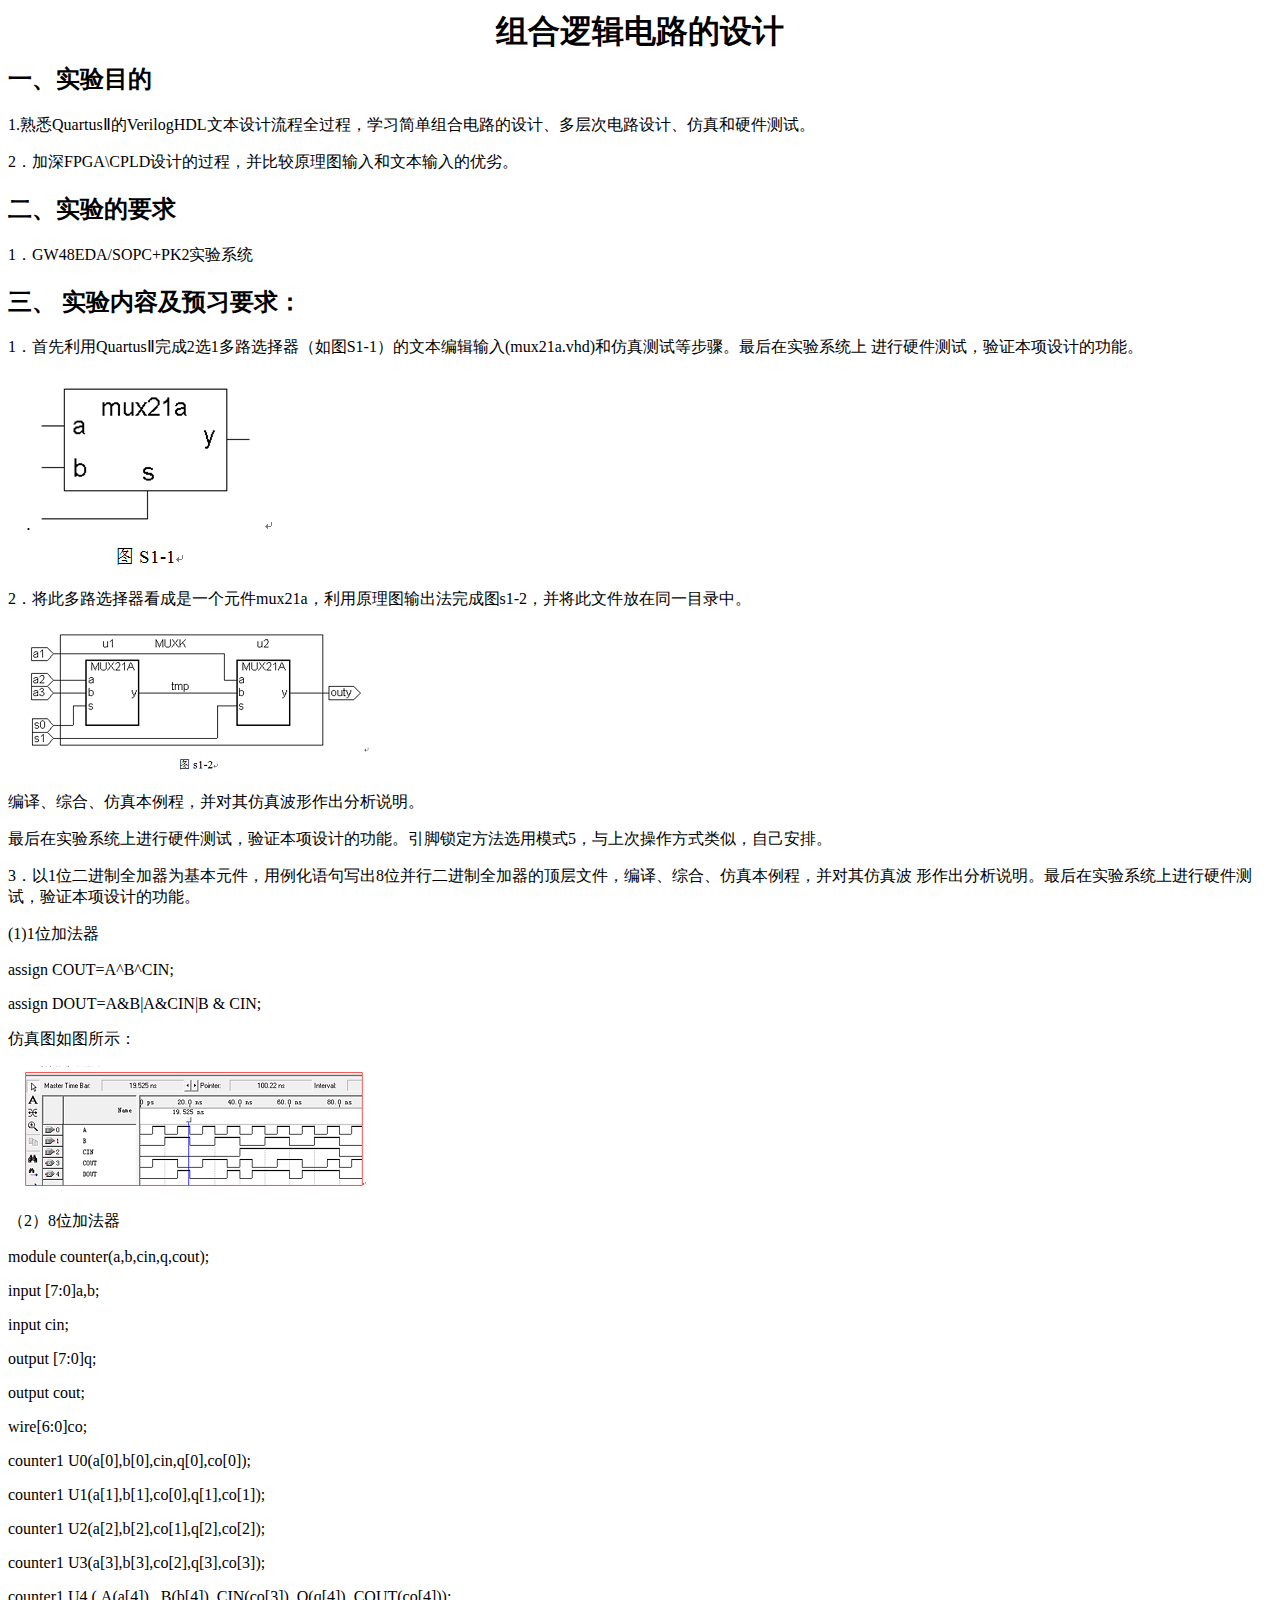
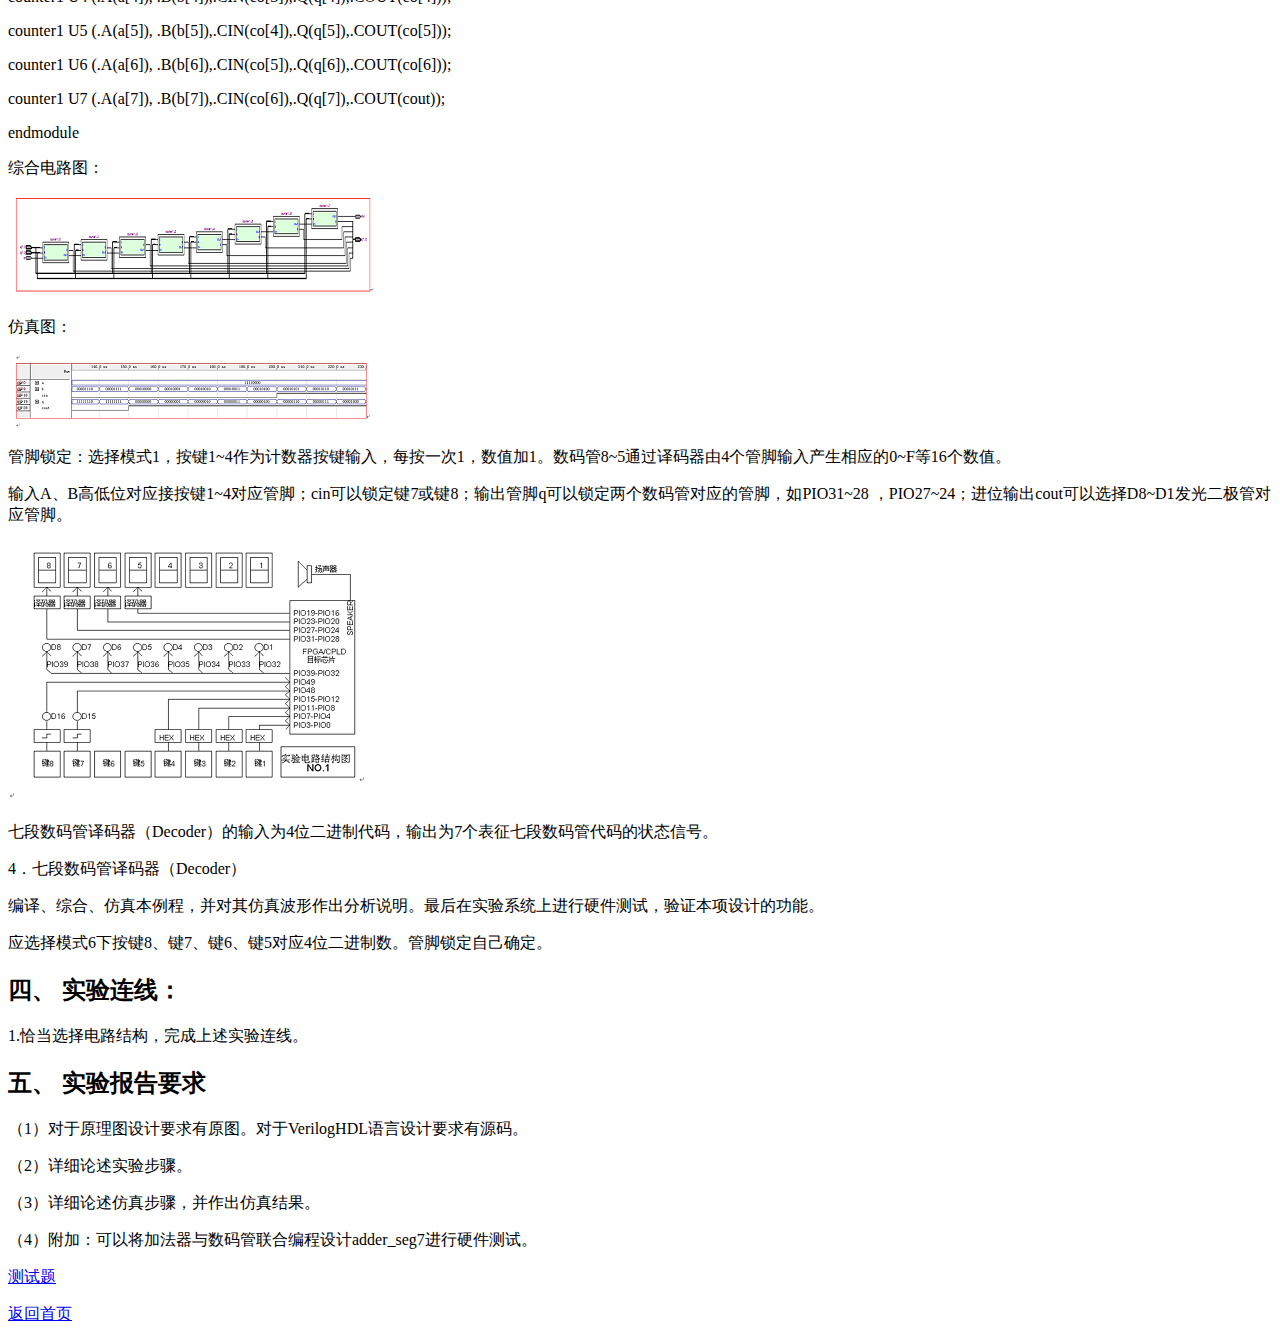
<file: zy/eda/EDA_01.html>
<!DOCTYPE html>
<html lang="en">

<head>
    <meta http-equiv="Content-Type" content="text/html; charset=utf-8" />
    <meta content="width=device-width, initial-scale=1.0, minimum-scale=1.0, maximum-scale=1.0, user-scalable=no" name="viewport">
    <meta content="yes" name="apple-mobile-web-app-capable" />
    <meta content="black" name="apple-mobile-web-app-status-bar-style" />
    <meta content="telephone=no" name="format-detection" />
    <title>实验</title>

</head>
<body>
<div class="experiment-title">
    <div align="center">
        <h1 style="line-height: 20px;top: -10px;">  组合逻辑电路的设计</h1>
    </div>
</div>

<div class="experiment-message clearfix">
</div>
<div class="experiment-message-text">
</div>

        <h2>一、实验目的</h2>
        <p>1.熟悉QuartusⅡ的VerilogHDL文本设计流程全过程，学习简单组合电路的设计、多层次电路设计、仿真和硬件测试。</p>
        <p>2．加深FPGA\CPLD设计的过程，并比较原理图输入和文本输入的优劣。</p>
<h2>二、实验的要求</h2>
<p>1．GW48EDA/SOPC+PK2实验系统</p>
<h2>三、	实验内容及预习要求：</h2>
<p>1．首先利用QuartusⅡ完成2选1多路选择器（如图S1-1）的文本编辑输入(mux21a.vhd)和仿真测试等步骤。最后在实验系统上
    进行硬件测试，验证本项设计的功能。</p>
        <img src="img/EDA_001.png">
<p>2．将此多路选择器看成是一个元件mux21a，利用原理图输出法完成图s1-2，并将此文件放在同一目录中。</p>
<img src="img/EDA_002.png">
<p>编译、综合、仿真本例程，并对其仿真波形作出分析说明。</p>
<p>最后在实验系统上进行硬件测试，验证本项设计的功能。引脚锁定方法选用模式5，与上次操作方式类似，自己安排。</p>
<p>3．以1位二进制全加器为基本元件，用例化语句写出8位并行二进制全加器的顶层文件，编译、综合、仿真本例程，并对其仿真波
    形作出分析说明。最后在实验系统上进行硬件测试，验证本项设计的功能。</p>
<p>(1)1位加法器</p>
<p>assign COUT=A^B^CIN;</p>
<p>assign DOUT=A&B|A&CIN|B & CIN;</p>
<p>仿真图如图所示：</p>
        <img src="img/EDA_003.png">
<p>（2）8位加法器</p>
<p>module counter(a,b,cin,q,cout);</p>
<p>         input [7:0]a,b;</p>
<p>input cin;</p>
<p>	output [7:0]q;</p>
<p>	output cout;	</p>
<p>	wire[6:0]co;</p>
<p>counter1 U0(a[0],b[0],cin,q[0],co[0]);</p>
<p>counter1 U1(a[1],b[1],co[0],q[1],co[1]);</p>
<p>counter1 U2(a[2],b[2],co[1],q[2],co[2]);</p>
<p>counter1 U3(a[3],b[3],co[2],q[3],co[3]);</p>
<p>counter1 U4  (.A(a[4]),  .B(b[4]),.CIN(co[3]),.Q(q[4]),.COUT(co[4]));</p>
<p>counter1 U5  (.A(a[5]),  .B(b[5]),.CIN(co[4]),.Q(q[5]),.COUT(co[5]));</p>
<p>counter1 U6  (.A(a[6]),  .B(b[6]),.CIN(co[5]),.Q(q[6]),.COUT(co[6]));</p>
<p>counter1 U7  (.A(a[7]),  .B(b[7]),.CIN(co[6]),.Q(q[7]),.COUT(cout));</p>
<p>endmodule </p>
<p>综合电路图：</p>
        <img src="img/EDA_004.png">
<p>仿真图：</p>
        <img src="img/EDA_005.png">
<P>管脚锁定：选择模式1，按键1~4作为计数器按键输入，每按一次1，数值加1。数码管8~5通过译码器由4个管脚输入产生相应的0~F等16个数值。</P>
<P>输入A、B高低位对应接按键1~4对应管脚；cin可以锁定键7或键8；输出管脚q可以锁定两个数码管对应的管脚，如PIO31~28
    ，PIO27~24；进位输出cout可以选择D8~D1发光二极管对应管脚。</P>
        <img src="img/EDA_006.png"><P>七段数码管译码器（Decoder）的输入为4位二进制代码，输出为7个表征七段数码管代码的状态信号。</P>
<P>4．七段数码管译码器（Decoder）</P>
<P>    编译、综合、仿真本例程，并对其仿真波形作出分析说明。最后在实验系统上进行硬件测试，验证本项设计的功能。</P>
<P>    应选择模式6下按键8、键7、键6、键5对应4位二进制数。管脚锁定自己确定。</P>
        <h2>四、	实验连线：</h2>
        <P>1.恰当选择电路结构，完成上述实验连线。</P>
        <h2>五、	实验报告要求</h2>
        <P>（1）对于原理图设计要求有原图。对于VerilogHDL语言设计要求有源码。</P>
        <P>（2）详细论述实验步骤。</P>
        <P>（3）详细论述仿真步骤，并作出仿真结果。</P>
        <P>（4）附加：可以将加法器与数码管联合编程设计adder_seg7进行硬件测试。</P>
<p><a href="https://www.wenjuan.in/s/MZb2MjO/">测试题</a> </p>
<p><a href="../Index.html">返回首页</a> </p>
</body>
</html>
</file>
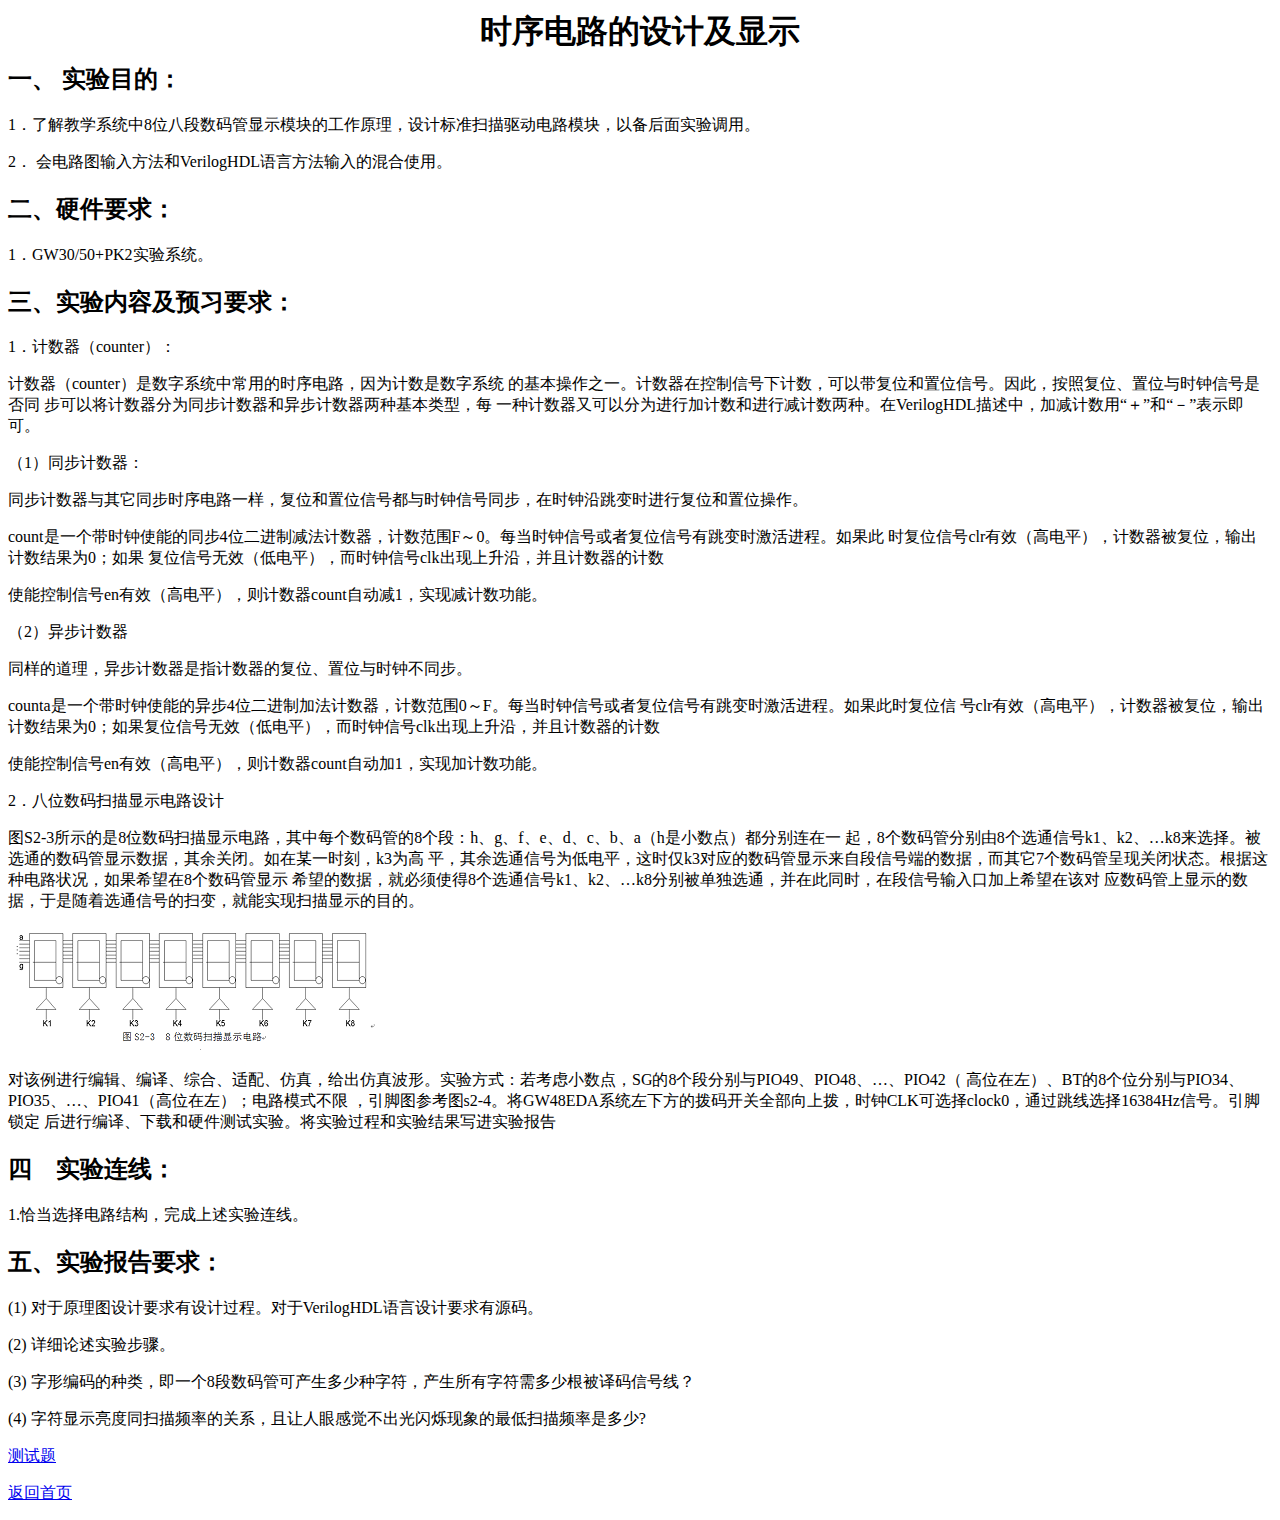
<file: zy/eda/EDA_02.html>
<!DOCTYPE html>
<html lang="en">
<head>
    <meta http-equiv="Content-Type" content="text/html; charset=utf-8" />
    <meta content="width=device-width, initial-scale=1.0, minimum-scale=1.0, maximum-scale=1.0, user-scalable=no" name="viewport">
    <meta content="yes" name="apple-mobile-web-app-capable" />
    <meta content="black" name="apple-mobile-web-app-status-bar-style" />
    <meta content="telephone=no" name="format-detection" />
    <title>实验</title>
    <!--标准mui.css-->

</head>
<body>
<div class="experiment-title">
    <div align="center">
        <h1 style="line-height: 20px;top: -10px;"> 时序电路的设计及显示</h1>
    </div>
</div>

<div class="experiment-message clearfix">
</div>
<div class="experiment-message-text">
</div>

<h2>一、 实验目的：</h2>
<P>1．了解教学系统中8位八段数码管显示模块的工作原理，设计标准扫描驱动电路模块，以备后面实验调用。</P>
<P>2．	会电路图输入方法和VerilogHDL语言方法输入的混合使用。</P>
<h2>二、硬件要求：</h2>
<P>1．GW30/50+PK2实验系统。</P>
<h2>三、实验内容及预习要求：</h2>
<P>1．计数器（counter）：</P>
<P>计数器（counter）是数字系统中常用的时序电路，因为计数是数字系统
    的基本操作之一。计数器在控制信号下计数，可以带复位和置位信号。因此，按照复位、置位与时钟信号是否同
    步可以将计数器分为同步计数器和异步计数器两种基本类型，每
    一种计数器又可以分为进行加计数和进行减计数两种。在VerilogHDL描述中，加减计数用“＋”和“－”表示即可。</P>
<P>（1）同步计数器：</P>
<P>同步计数器与其它同步时序电路一样，复位和置位信号都与时钟信号同步，在时钟沿跳变时进行复位和置位操作。</P>
<P>count是一个带时钟使能的同步4位二进制减法计数器，计数范围F～0。每当时钟信号或者复位信号有跳变时激活进程。如果此
    时复位信号clr有效（高电平），计数器被复位，输出计数结果为0；如果
    复位信号无效（低电平），而时钟信号clk出现上升沿，并且计数器的计数</P>
<P>使能控制信号en有效（高电平），则计数器count自动减1，实现减计数功能。</P>
<P>（2）异步计数器</P>
<P>同样的道理，异步计数器是指计数器的复位、置位与时钟不同步。</P>
<P>counta是一个带时钟使能的异步4位二进制加法计数器，计数范围0～F。每当时钟信号或者复位信号有跳变时激活进程。如果此时复位信
    号clr有效（高电平），计数器被复位，输出计数结果为0；如果复位信号无效（低电平），而时钟信号clk出现上升沿，并且计数器的计数</P>
<P>使能控制信号en有效（高电平），则计数器count自动加1，实现加计数功能。</P>
<P>2．八位数码扫描显示电路设计</P>
<P>图S2-3所示的是8位数码扫描显示电路，其中每个数码管的8个段：h、g、f、e、d、c、b、a（h是小数点）都分别连在一
    起，8个数码管分别由8个选通信号k1、k2、…k8来选择。被选通的数码管显示数据，其余关闭。如在某一时刻，k3为高
    平，其余选通信号为低电平，这时仅k3对应的数码管显示来自段信号端的数据，而其它7个数码管呈现关闭状态。根据这种电路状况，如果希望在8个数码管显示
    希望的数据，就必须使得8个选通信号k1、k2、…k8分别被单独选通，并在此同时，在段信号输入口加上希望在该对
    应数码管上显示的数据，于是随着选通信号的扫变，就能实现扫描显示的目的。 </P>
<img src="img/EDA_007.png">
<P>对该例进行编辑、编译、综合、适配、仿真，给出仿真波形。实验方式：若考虑小数点，SG的8个段分别与PIO49、PIO48、…、PIO42（
    高位在左）、BT的8个位分别与PIO34、PIO35、…、PIO41（高位在左）；电路模式不限
    ，引脚图参考图s2-4。将GW48EDA系统左下方的拨码开关全部向上拨，时钟CLK可选择clock0，通过跳线选择16384Hz信号。引脚锁定
    后进行编译、下载和硬件测试实验。将实验过程和实验结果写进实验报告</P>
<h2>四　实验连线：</h2>
<P>1.恰当选择电路结构，完成上述实验连线。</P>
<h2>五、实验报告要求：</h2>
<P>(1)	对于原理图设计要求有设计过程。对于VerilogHDL语言设计要求有源码。</P>
<P>(2)	详细论述实验步骤。</P>
<P>(3)	字形编码的种类，即一个8段数码管可产生多少种字符，产生所有字符需多少根被译码信号线？</P>
<P>(4)	字符显示亮度同扫描频率的关系，且让人眼感觉不出光闪烁现象的最低扫描频率是多少?</P>
<p><a href="https://www.wenjuan.in/s/fiquqe/">测试题</a> </p>
<p><a href="../Index.html">返回首页</a> </p>
</body>
</html>
</file>
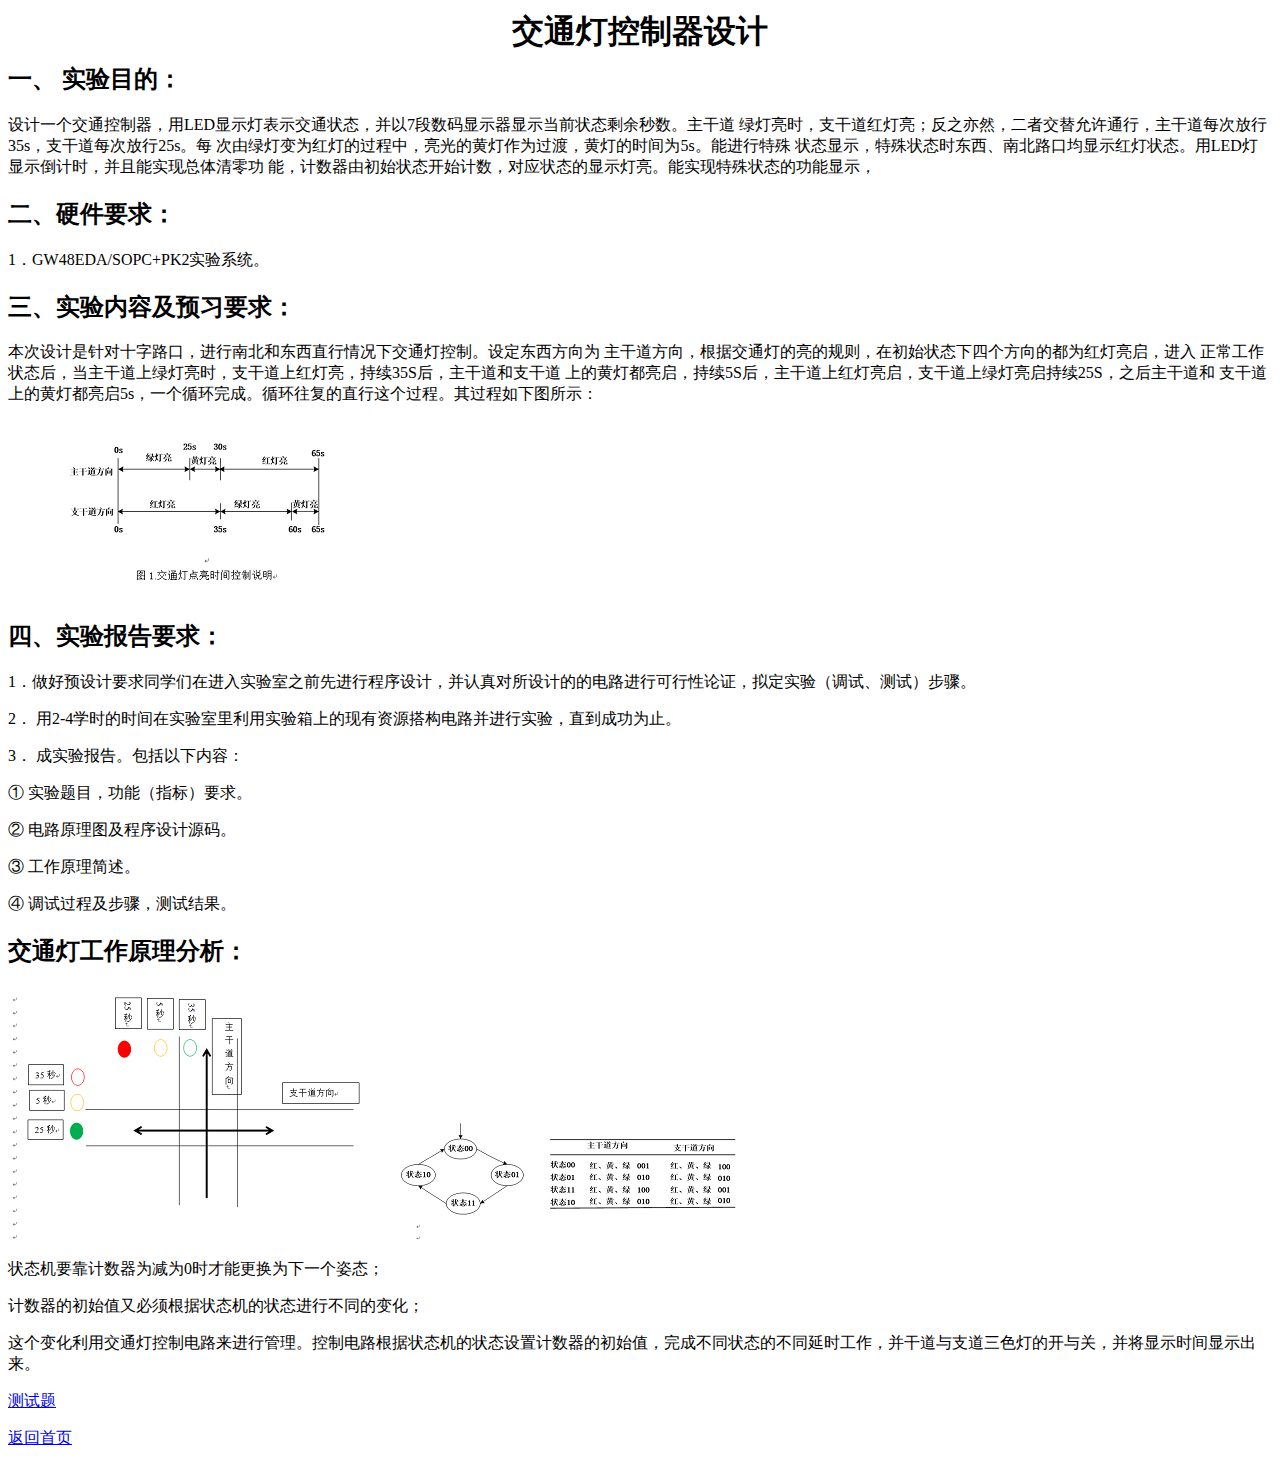
<file: zy/eda/EDA_03.html>
<!DOCTYPE html>
<html lang="en">
<head>
    <meta http-equiv="Content-Type" content="text/html; charset=utf-8" />
    <meta content="width=device-width, initial-scale=1.0, minimum-scale=1.0, maximum-scale=1.0, user-scalable=no" name="viewport">
    <meta content="yes" name="apple-mobile-web-app-capable" />
    <meta content="black" name="apple-mobile-web-app-status-bar-style" />
    <meta content="telephone=no" name="format-detection" />
    <title>实验</title>
    <!--标准mui.css-->

</head>
<body>
<div class="experiment-title">
    <div align="center">
        <h1 style="line-height: 20px;top: -10px;">交通灯控制器设计</h1>
    </div>
</div>

<div class="experiment-message clearfix">
</div>
<div class="experiment-message-text">
</div>

<h2>一、 实验目的：</h2>
<P>设计一个交通控制器，用LED显示灯表示交通状态，并以7段数码显示器显示当前状态剩余秒数。主干道
    绿灯亮时，支干道红灯亮；反之亦然，二者交替允许通行，主干道每次放行35s，支干道每次放行25s。每
    次由绿灯变为红灯的过程中，亮光的黄灯作为过渡，黄灯的时间为5s。能进行特殊
    状态显示，特殊状态时东西、南北路口均显示红灯状态。用LED灯显示倒计时，并且能实现总体清零功
    能，计数器由初始状态开始计数，对应状态的显示灯亮。能实现特殊状态的功能显示，</P>
<h2>二、硬件要求：</h2>
<P>1．GW48EDA/SOPC+PK2实验系统。</P>
<h2>三、实验内容及预习要求：</h2>
<P>本次设计是针对十字路口，进行南北和东西直行情况下交通灯控制。设定东西方向为
    主干道方向，根据交通灯的亮的规则，在初始状态下四个方向的都为红灯亮启，进入
    正常工作状态后，当主干道上绿灯亮时，支干道上红灯亮，持续35S后，主干道和支干道
    上的黄灯都亮启，持续5S后，主干道上红灯亮启，支干道上绿灯亮启持续25S，之后主干道和
    支干道上的黄灯都亮启5s，一个循环完成。循环往复的直行这个过程。其过程如下图所示：</P>
<img src="img/EDA_008.png">
<h2>
    四、实验报告要求：
</h2>
<P>1．做好预设计要求同学们在进入实验室之前先进行程序设计，并认真对所设计的的电路进行可行性论证，拟定实验（调试、测试）步骤。</P>
<P>2．	用2-4学时的时间在实验室里利用实验箱上的现有资源搭构电路并进行实验，直到成功为止。</P>
<P>3．	成实验报告。包括以下内容：</P>
<P>① 实验题目，功能（指标）要求。</P>
<P>② 电路原理图及程序设计源码。</P>
<P>③ 工作原理简述。</P>
<P>④ 调试过程及步骤，测试结果。</P>
<h2>交通灯工作原理分析：</h2>
<img src="img/EDA_009.png">
<img src="img/EDA_010.png">
<P>状态机要靠计数器为减为0时才能更换为下一个姿态；</P>
<P>计数器的初始值又必须根据状态机的状态进行不同的变化；</P>
<P>这个变化利用交通灯控制电路来进行管理。控制电路根据状态机的状态设置计数器的初始值，完成不同状态的不同延时工作，并干道与支道三色灯的开与关，并将显示时间显示出来。</P>
<p><a href="https://www.wenjuan.in/s/em2aymO/">测试题</a> </p>
<p><a href="../Index.html">返回首页</a> </p>
</body>
</html>
</file>
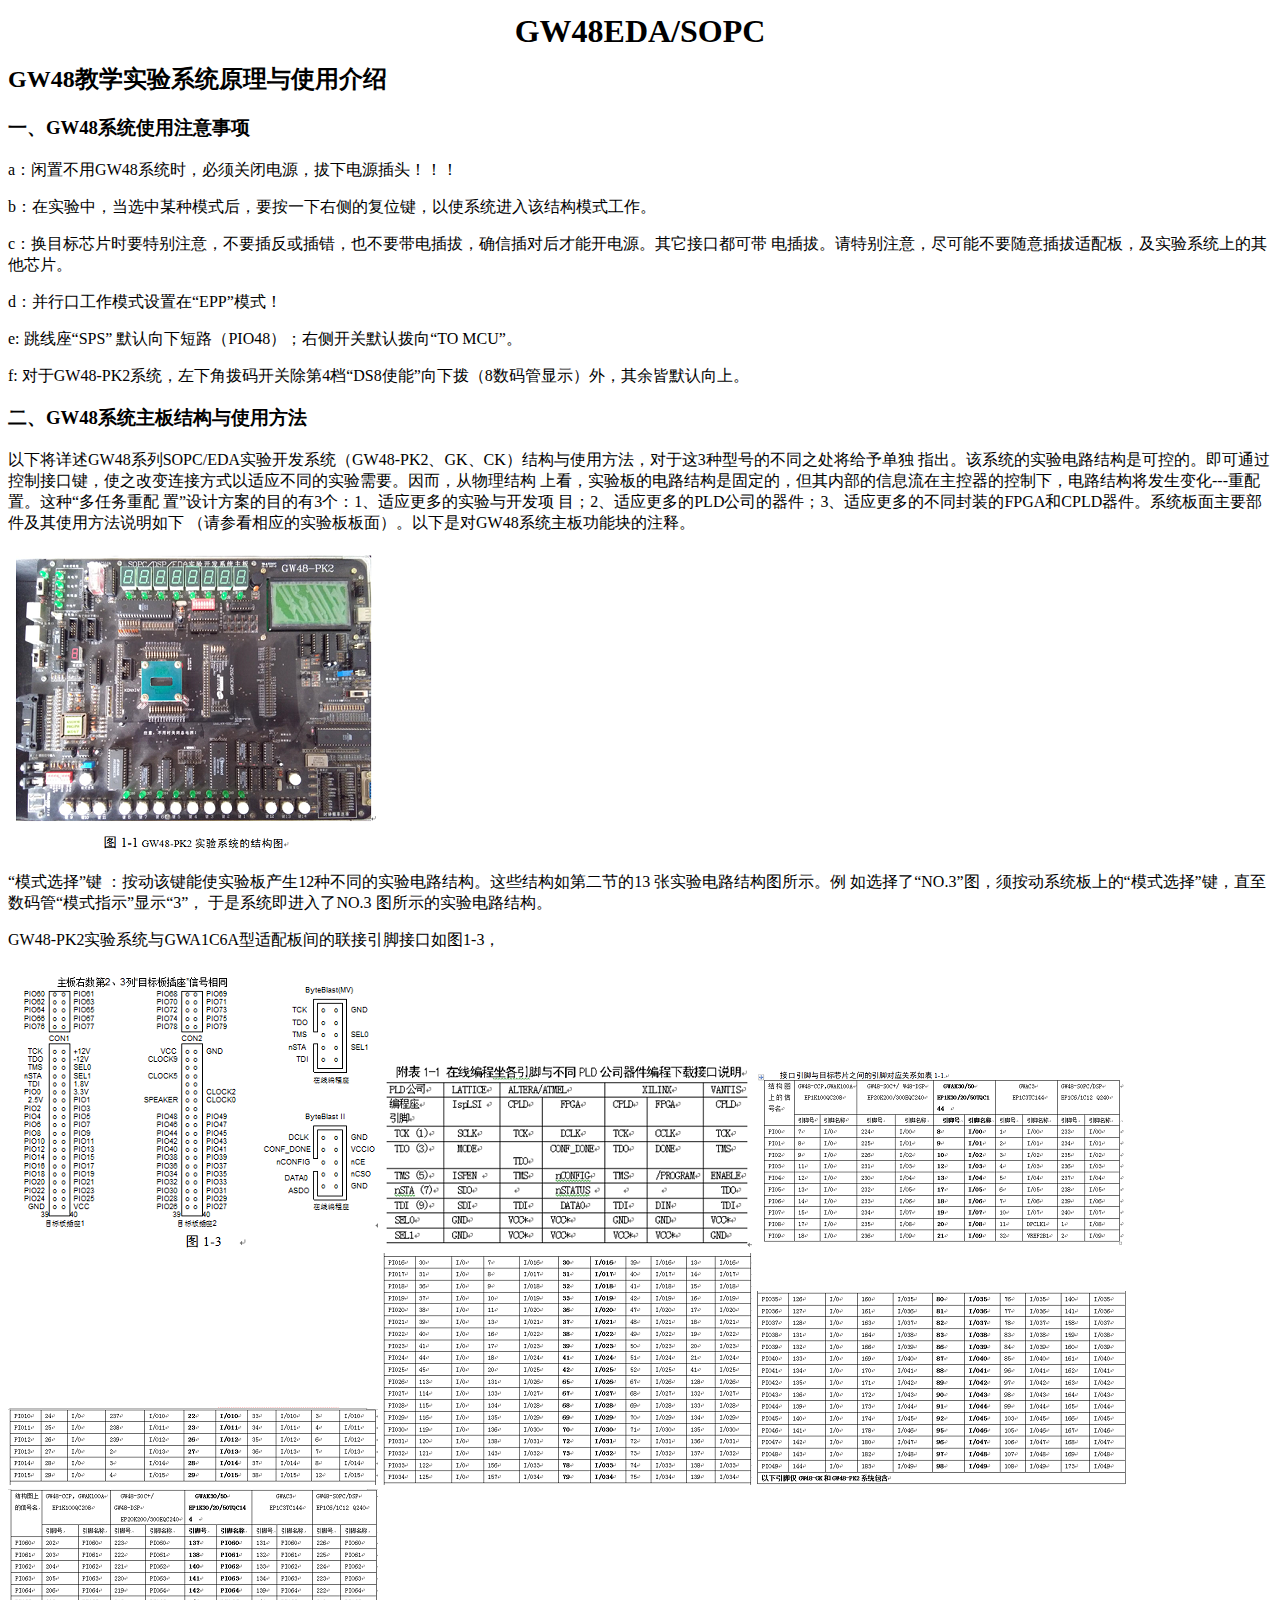
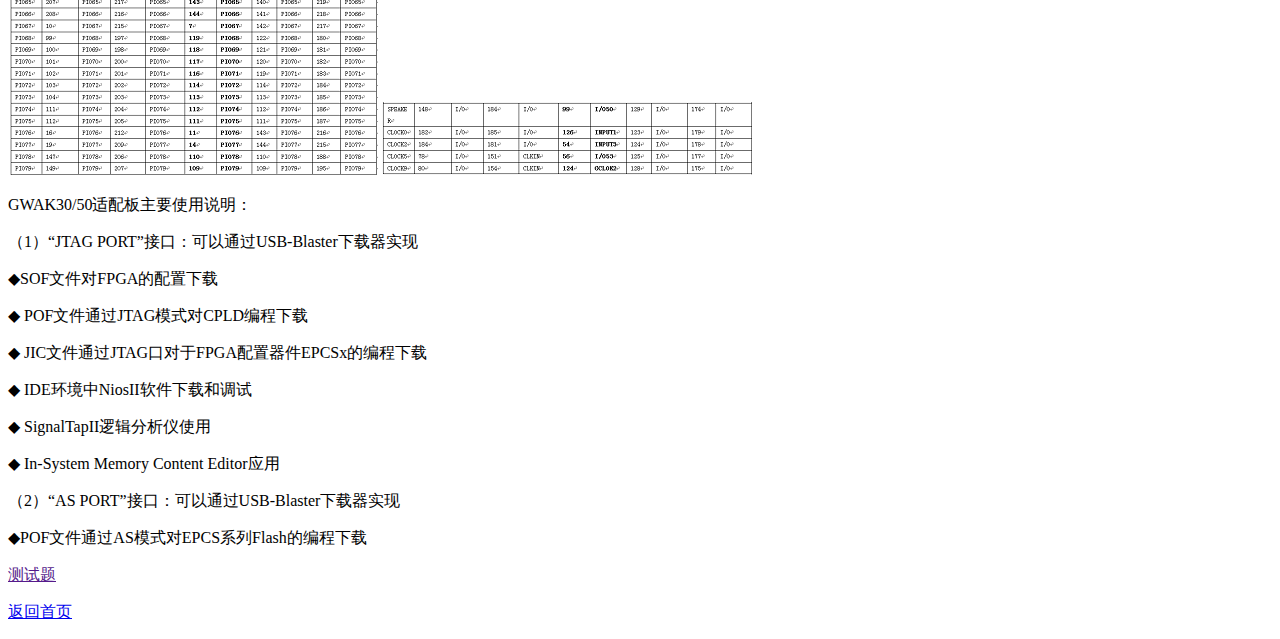
<file: zy/eda/EDA_04.html>
<!DOCTYPE html>
<head>
    <meta http-equiv="Content-Type" content="text/html; charset=utf-8" />
    <meta content="width=device-width, initial-scale=1.0, minimum-scale=1.0, maximum-scale=1.0, user-scalable=no" name="viewport">
    <meta content="yes" name="apple-mobile-web-app-capable" />
    <meta content="black" name="apple-mobile-web-app-status-bar-style" />
    <meta content="telephone=no" name="format-detection" />
    <title>实验</title>
    <!--标准mui.css-->

    <!--App自定义的css-->
</head>
<body>
<div class="experiment-title">
    <div align="center">
        <h1 style="line-height: 20px;top: -10px;">GW48EDA/SOPC</h1>
    </div>
</div>

<div class="experiment-message clearfix">
</div>
<div class="experiment-message-text">
</div>


<h2> GW48教学实验系统原理与使用介绍</h2>
<h3> 一、GW48系统使用注意事项</h3>
<P> a：闲置不用GW48系统时，必须关闭电源，拔下电源插头！！！  </P>
<P> b：在实验中，当选中某种模式后，要按一下右侧的复位键，以使系统进入该结构模式工作。</P>
<P> c：换目标芯片时要特别注意，不要插反或插错，也不要带电插拔，确信插对后才能开电源。其它接口都可带
    电插拔。请特别注意，尽可能不要随意插拔适配板，及实验系统上的其他芯片。</P>
<P>d：并行口工作模式设置在“EPP”模式！</P>
<P>e: 跳线座“SPS” 默认向下短路（PIO48）；右侧开关默认拨向“TO MCU”。</P>
<P>f: 对于GW48-PK2系统，左下角拨码开关除第4档“DS8使能”向下拨（8数码管显示）外，其余皆默认向上。</P>
<h3>二、GW48系统主板结构与使用方法</h3>
<P>以下将详述GW48系列SOPC/EDA实验开发系统（GW48-PK2、GK、CK）结构与使用方法，对于这3种型号的不同之处将给予单独
    指出。该系统的实验电路结构是可控的。即可通过控制接口键，使之改变连接方式以适应不同的实验需要。因而，从物理结构
    上看，实验板的电路结构是固定的，但其内部的信息流在主控器的控制下，电路结构将发生变化---重配置。这种“多任务重配
    置”设计方案的目的有3个：1、适应更多的实验与开发项
    目；2、适应更多的PLD公司的器件；3、适应更多的不同封装的FPGA和CPLD器件。系统板面主要部件及其使用方法说明如下
    （请参看相应的实验板板面）。以下是对GW48系统主板功能块的注释。</P>
<img src="img/EDA_011.png">
<P>“模式选择”键 ：按动该键能使实验板产生12种不同的实验电路结构。这些结构如第二节的13 张实验电路结构图所示。例
    如选择了“NO.3”图，须按动系统板上的“模式选择”键，直至数码管“模式指示”显示“3”，
    于是系统即进入了NO.3 图所示的实验电路结构。</P>
<P>GW48-PK2实验系统与GWA1C6A型适配板间的联接引脚接口如图1-3，</P>
<img src="img/EDA_012.png">
<img src="img/EDA_013.png">
<img src="img/EDA_014.png">
<img src="img/EDA_015.png">
<img src="img/EDA_016.png">
<img src="img/EDA_017.png">
<img src="img/EDA_018.png">
<img src="img/EDA_019.png">
<P>GWAK30/50适配板主要使用说明：</P>
<P>（1）“JTAG PORT”接口：可以通过USB-Blaster下载器实现</P>
<P>◆SOF文件对FPGA的配置下载</P>
<P>◆ POF文件通过JTAG模式对CPLD编程下载</P>
<P> ◆ JIC文件通过JTAG口对于FPGA配置器件EPCSx的编程下载  </P>
<P> ◆ IDE环境中NiosII软件下载和调试</P>
<P> ◆ SignalTapII逻辑分析仪使用</P>
<P> ◆ In-System Memory Content Editor应用</P>
<P>（2）“AS PORT”接口：可以通过USB-Blaster下载器实现</P>
<P>◆POF文件通过AS模式对EPCS系列Flash的编程下载</P>
<p><a href="">测试题</a> </p>
<p><a href="../Index.html">返回首页</a> </p>
</body>
</html>
</file>
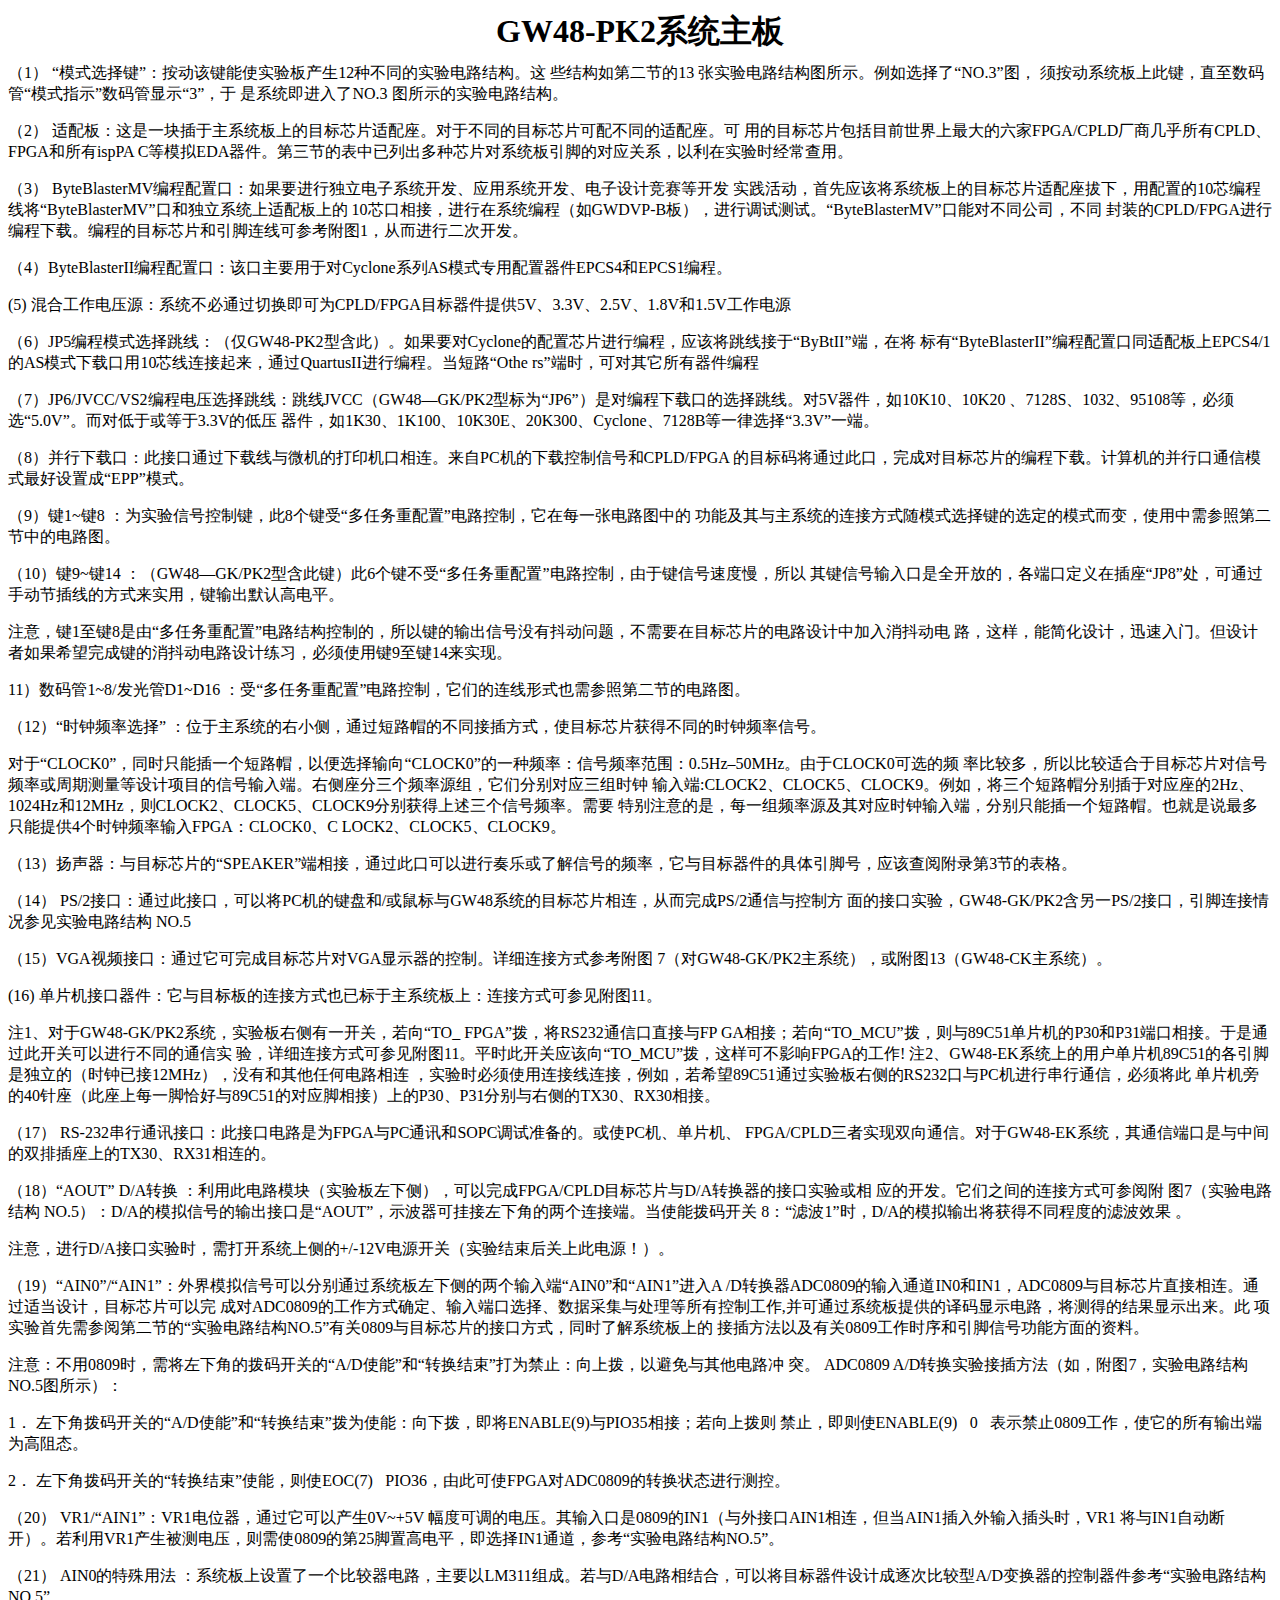
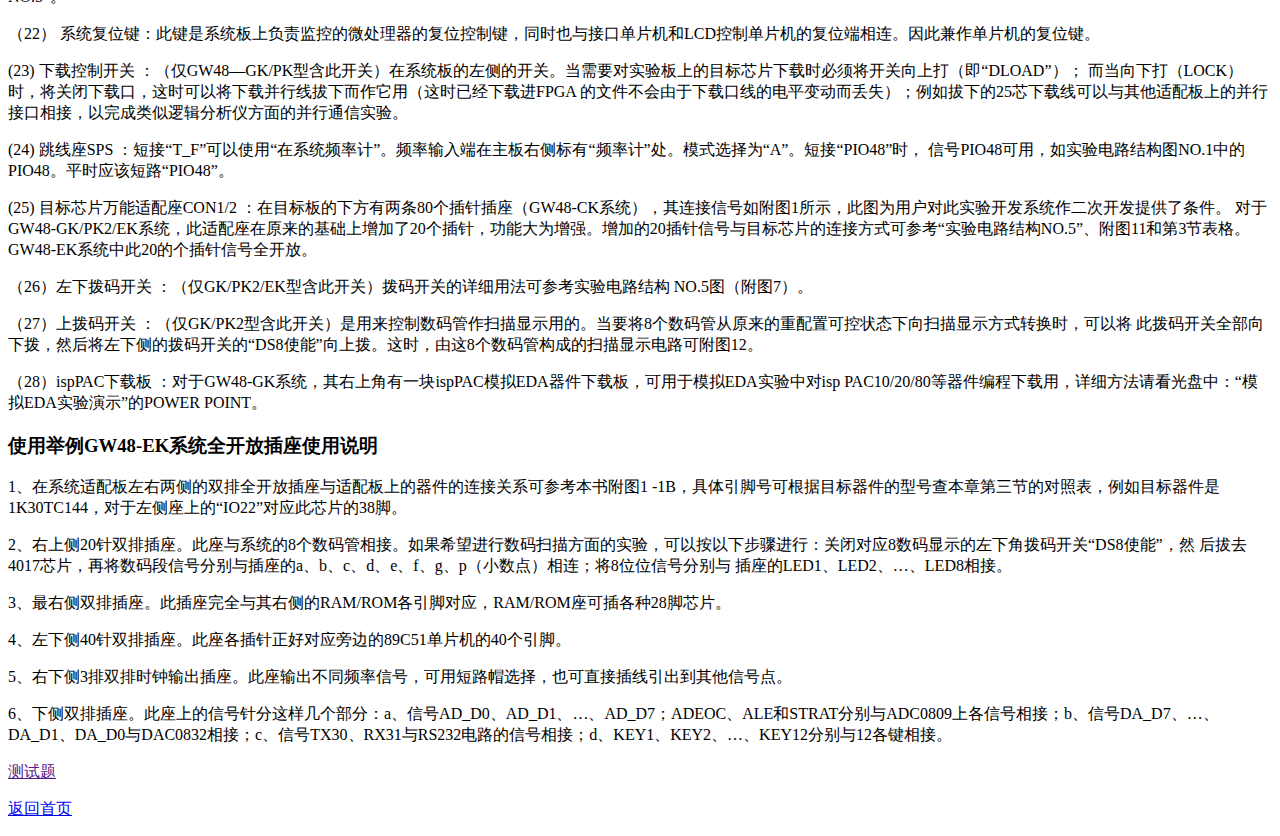
<file: zy/eda/EDA_05.html>
<!DOCTYPE html>
<html lang="en">
<head>
    <meta http-equiv="Content-Type" content="text/html; charset=utf-8" />
    <meta content="width=device-width, initial-scale=1.0, minimum-scale=1.0, maximum-scale=1.0, user-scalable=no" name="viewport">
    <meta content="yes" name="apple-mobile-web-app-capable" />
    <meta content="black" name="apple-mobile-web-app-status-bar-style" />
    <meta content="telephone=no" name="format-detection" />
    <title>实验</title>
    <!--标准mui.css-->

    <!--App自定义的css-->

</head>
<body>
<div class="experiment-title">

    <div align="center">
        <h1 style="line-height: 20px;top: -10px;">GW48-PK2系统主板</h1>
    </div>
</div>

<div class="experiment-message clearfix">
</div>
<div class="experiment-message-text">
</div>

<P>（1） “模式选择键”：按动该键能使实验板产生12种不同的实验电路结构。这
    些结构如第二节的13 张实验电路结构图所示。例如选择了“NO.3”图，
    须按动系统板上此键，直至数码管“模式指示”数码管显示“3”，于
    是系统即进入了NO.3 图所示的实验电路结构。</P>
<P>（2） 适配板：这是一块插于主系统板上的目标芯片适配座。对于不同的目标芯片可配不同的适配座。可
    用的目标芯片包括目前世界上最大的六家FPGA/CPLD厂商几乎所有CPLD、FPGA和所有ispPA
    C等模拟EDA器件。第三节的表中已列出多种芯片对系统板引脚的对应关系，以利在实验时经常查用。</P>
<P> （3） ByteBlasterMV编程配置口：如果要进行独立电子系统开发、应用系统开发、电子设计竞赛等开发
    实践活动，首先应该将系统板上的目标芯片适配座拔下，用配置的10芯编程线将“ByteBlasterMV”口和独立系统上适配板上的
    10芯口相接，进行在系统编程（如GWDVP-B板），进行调试测试。“ByteBlasterMV”口能对不同公司，不同
    封装的CPLD/FPGA进行编程下载。编程的目标芯片和引脚连线可参考附图1，从而进行二次开发。</P>
<P>（4）ByteBlasterII编程配置口：该口主要用于对Cyclone系列AS模式专用配置器件EPCS4和EPCS1编程。</P>
<P> (5) 混合工作电压源：系统不必通过切换即可为CPLD/FPGA目标器件提供5V、3.3V、2.5V、1.8V和1.5V工作电源</P>
<P>（6）JP5编程模式选择跳线：（仅GW48-PK2型含此）。如果要对Cyclone的配置芯片进行编程，应该将跳线接于“ByBtII”端，在将
    标有“ByteBlasterII”编程配置口同适配板上EPCS4/1的AS模式下载口用10芯线连接起来，通过QuartusII进行编程。当短路“Othe
    rs”端时，可对其它所有器件编程</P>
<P>（7）JP6/JVCC/VS2编程电压选择跳线：跳线JVCC（GW48—GK/PK2型标为“JP6”）是对编程下载口的选择跳线。对5V器件，如10K10、10K20
    、7128S、1032、95108等，必须选“5.0V”。而对低于或等于3.3V的低压
    器件，如1K30、1K100、10K30E、20K300、Cyclone、7128B等一律选择“3.3V”一端。</P>
<P> （8）并行下载口：此接口通过下载线与微机的打印机口相连。来自PC机的下载控制信号和CPLD/FPGA
    的目标码将通过此口，完成对目标芯片的编程下载。计算机的并行口通信模式最好设置成“EPP”模式。</P>
<P>（9）键1~键8 ：为实验信号控制键，此8个键受“多任务重配置”电路控制，它在每一张电路图中的
    功能及其与主系统的连接方式随模式选择键的选定的模式而变，使用中需参照第二节中的电路图。</P>
<P>（10）键9~键14 ：（GW48—GK/PK2型含此键）此6个键不受“多任务重配置”电路控制，由于键信号速度慢，所以
    其键信号输入口是全开放的，各端口定义在插座“JP8”处，可通过手动节插线的方式来实用，键输出默认高电平。</P>
<P>注意，键1至键8是由“多任务重配置”电路结构控制的，所以键的输出信号没有抖动问题，不需要在目标芯片的电路设计中加入消抖动电
    路，这样，能简化设计，迅速入门。但设计者如果希望完成键的消抖动电路设计练习，必须使用键9至键14来实现。</P>
<P>11）数码管1~8/发光管D1~D16 ：受“多任务重配置”电路控制，它们的连线形式也需参照第二节的电路图。</P>
<P> （12）“时钟频率选择” ：位于主系统的右小侧，通过短路帽的不同接插方式，使目标芯片获得不同的时钟频率信号。</P>
<P>对于“CLOCK0”，同时只能插一个短路帽，以便选择输向“CLOCK0”的一种频率：信号频率范围：0.5Hz–50MHz。由于CLOCK0可选的频
    率比较多，所以比较适合于目标芯片对信号频率或周期测量等设计项目的信号输入端。右侧座分三个频率源组，它们分别对应三组时钟
    输入端:CLOCK2、CLOCK5、CLOCK9。例如，将三个短路帽分别插于对应座的2Hz、1024Hz和12MHz，则CLOCK2、CLOCK5、CLOCK9分别获得上述三个信号频率。需要
    特别注意的是，每一组频率源及其对应时钟输入端，分别只能插一个短路帽。也就是说最多只能提供4个时钟频率输入FPGA：CLOCK0、C
    LOCK2、CLOCK5、CLOCK9。</P>
<P>（13）扬声器：与目标芯片的“SPEAKER”端相接，通过此口可以进行奏乐或了解信号的频率，它与目标器件的具体引脚号，应该查阅附录第3节的表格。</P>
<P>（14） PS/2接口：通过此接口，可以将PC机的键盘和/或鼠标与GW48系统的目标芯片相连，从而完成PS/2通信与控制方
    面的接口实验，GW48-GK/PK2含另一PS/2接口，引脚连接情况参见实验电路结构 NO.5</P>
<P>（15）VGA视频接口：通过它可完成目标芯片对VGA显示器的控制。详细连接方式参考附图 7（对GW48-GK/PK2主系统），或附图13（GW48-CK主系统）。</P>
<P>(16) 单片机接口器件：它与目标板的连接方式也已标于主系统板上：连接方式可参见附图11。

</P>
<P>注1、对于GW48-GK/PK2系统，实验板右侧有一开关，若向“TO_ FPGA”拨，将RS232通信口直接与FP
    GA相接；若向“TO_MCU”拨，则与89C51单片机的P30和P31端口相接。于是通过此开关可以进行不同的通信实
    验，详细连接方式可参见附图11。平时此开关应该向“TO_MCU”拨，这样可不影响FPGA的工作!
    注2、GW48-EK系统上的用户单片机89C51的各引脚是独立的（时钟已接12MHz），没有和其他任何电路相连
    ，实验时必须使用连接线连接，例如，若希望89C51通过实验板右侧的RS232口与PC机进行串行通信，必须将此
    单片机旁的40针座（此座上每一脚恰好与89C51的对应脚相接）上的P30、P31分别与右侧的TX30、RX30相接。
</P>
<P> （17） RS-232串行通讯接口：此接口电路是为FPGA与PC通讯和SOPC调试准备的。或使PC机、单片机、
    FPGA/CPLD三者实现双向通信。对于GW48-EK系统，其通信端口是与中间的双排插座上的TX30、RX31相连的。</P>

<P>（18）“AOUT” D/A转换 ：利用此电路模块（实验板左下侧），可以完成FPGA/CPLD目标芯片与D/A转换器的接口实验或相
    应的开发。它们之间的连接方式可参阅附
    图7（实验电路结构 NO.5）：D/A的模拟信号的输出接口是“AOUT”，示波器可挂接左下角的两个连接端。当使能拨码开关
    8：“滤波1”时，D/A的模拟输出将获得不同程度的滤波效果 。</P>
<P>注意，进行D/A接口实验时，需打开系统上侧的+/-12V电源开关（实验结束后关上此电源！）。</P>
<P>（19）“AIN0”/“AIN1”：外界模拟信号可以分别通过系统板左下侧的两个输入端“AIN0”和“AIN1”进入A
    /D转换器ADC0809的输入通道IN0和IN1，ADC0809与目标芯片直接相连。通过适当设计，目标芯片可以完
    成对ADC0809的工作方式确定、输入端口选择、数据采集与处理等所有控制工作,并可通过系统板提供的译码显示电路，将测得的结果显示出来。此
    项实验首先需参阅第二节的“实验电路结构NO.5”有关0809与目标芯片的接口方式，同时了解系统板上的
    接插方法以及有关0809工作时序和引脚信号功能方面的资料。</P>
<P>注意：不用0809时，需将左下角的拨码开关的“A/D使能”和“转换结束”打为禁止：向上拨，以避免与其他电路冲
    突。  ADC0809 A/D转换实验接插方法（如，附图7，实验电路结构 NO.5图所示）：</P>
<P>1．	左下角拨码开关的“A/D使能”和“转换结束”拨为使能：向下拨，即将ENABLE(9)与PIO35相接；若向上拨则
    禁止，即则使ENABLE(9)0，表示禁止0809工作，使它的所有输出端为高阻态。</P>
<P>2．	左下角拨码开关的“转换结束”使能，则使EOC(7)PIO36，由此可使FPGA对ADC0809的转换状态进行测控。</P>
<P>（20） VR1/“AIN1”：VR1电位器，通过它可以产生0V~+5V 幅度可调的电压。其输入口是0809的IN1（与外接口AIN1相连，但当AIN1插入外输入插头时，VR1
    将与IN1自动断开）。若利用VR1产生被测电压，则需使0809的第25脚置高电平，即选择IN1通道，参考“实验电路结构NO.5”。</P>
<P> （21） AIN0的特殊用法 ：系统板上设置了一个比较器电路，主要以LM311组成。若与D/A电路相结合，可以将目标器件设计成逐次比较型A/D变换器的控制器件参考“实验电路结构NO.5”。</P>
<P> （22） 系统复位键：此键是系统板上负责监控的微处理器的复位控制键，同时也与接口单片机和LCD控制单片机的复位端相连。因此兼作单片机的复位键。</P>
<P>(23) 下载控制开关 ：（仅GW48—GK/PK型含此开关）在系统板的左侧的开关。当需要对实验板上的目标芯片下载时必须将开关向上打（即“DLOAD”）；
    而当向下打（LOCK）时，将关闭下载口，这时可以将下载并行线拔下而作它用（这时已经下载进FPGA
    的文件不会由于下载口线的电平变动而丢失）；例如拔下的25芯下载线可以与其他适配板上的并行接口相接，以完成类似逻辑分析仪方面的并行通信实验。</P>
<P>(24) 跳线座SPS ：短接“T_F”可以使用“在系统频率计”。频率输入端在主板右侧标有“频率计”处。模式选择为“A”。短接“PIO48”时，
    信号PIO48可用，如实验电路结构图NO.1中的PIO48。平时应该短路“PIO48”。</P>
<P>(25) 目标芯片万能适配座CON1/2 ：在目标板的下方有两条80个插针插座（GW48-CK系统），其连接信号如附图1所示，此图为用户对此实验开发系统作二次开发提供了条件。
    对于GW48-GK/PK2/EK系统，此适配座在原来的基础上增加了20个插针，功能大为增强。增加的20插针信号与目标芯片的连接方式可参考“实验电路结构NO.5”、附图11和第3节表格。GW48-EK系统中此20的个插针信号全开放。
</P>
<P>（26）左下拨码开关 ：（仅GK/PK2/EK型含此开关）拨码开关的详细用法可参考实验电路结构 NO.5图（附图7）。</P>
<P>（27）上拨码开关 ：（仅GK/PK2型含此开关）是用来控制数码管作扫描显示用的。当要将8个数码管从原来的重配置可控状态下向扫描显示方式转换时，可以将
    此拨码开关全部向下拨，然后将左下侧的拨码开关的“DS8使能”向上拨。这时，由这8个数码管构成的扫描显示电路可附图12。</P>
<P>（28）ispPAC下载板 ：对于GW48-GK系统，其右上角有一块ispPAC模拟EDA器件下载板，可用于模拟EDA实验中对isp
    PAC10/20/80等器件编程下载用，详细方法请看光盘中：“模拟EDA实验演示”的POWER POINT。</P>
<h3>使用举例GW48-EK系统全开放插座使用说明</h3>
<P>1、在系统适配板左右两侧的双排全开放插座与适配板上的器件的连接关系可参考本书附图1
    -1B，具体引脚号可根据目标器件的型号查本章第三节的对照表，例如目标器件是1K30TC144，对于左侧座上的“IO22”对应此芯片的38脚。</P>
<P>2、右上侧20针双排插座。此座与系统的8个数码管相接。如果希望进行数码扫描方面的实验，可以按以下步骤进行：关闭对应8数码显示的左下角拨码开关“DS8使能”，然
    后拔去4017芯片，再将数码段信号分别与插座的a、b、c、d、e、f、g、p（小数点）相连；将8位位信号分别与
    插座的LED1、LED2、…、LED8相接。</P>
<P>3、最右侧双排插座。此插座完全与其右侧的RAM/ROM各引脚对应，RAM/ROM座可插各种28脚芯片。</P>
<P>4、左下侧40针双排插座。此座各插针正好对应旁边的89C51单片机的40个引脚。</P>
<P>5、右下侧3排双排时钟输出插座。此座输出不同频率信号，可用短路帽选择，也可直接插线引出到其他信号点。</P>
<P>6、下侧双排插座。此座上的信号针分这样几个部分：a、信号AD_D0、AD_D1、…、AD_D7；ADEOC、ALE和STRAT分别与ADC0809上各信号相接；b、信号DA_D7、…、DA_D1、DA_D0与DAC0832相接；c、信号TX30、RX31与RS232电路的信号相接；d、KEY1、KEY2、…、KEY12分别与12各键相接。 </P>
<p><a href="">测试题</a> </p>
<p><a href="../Index.html">返回首页</a> </p>
</body>

</html>
</file>
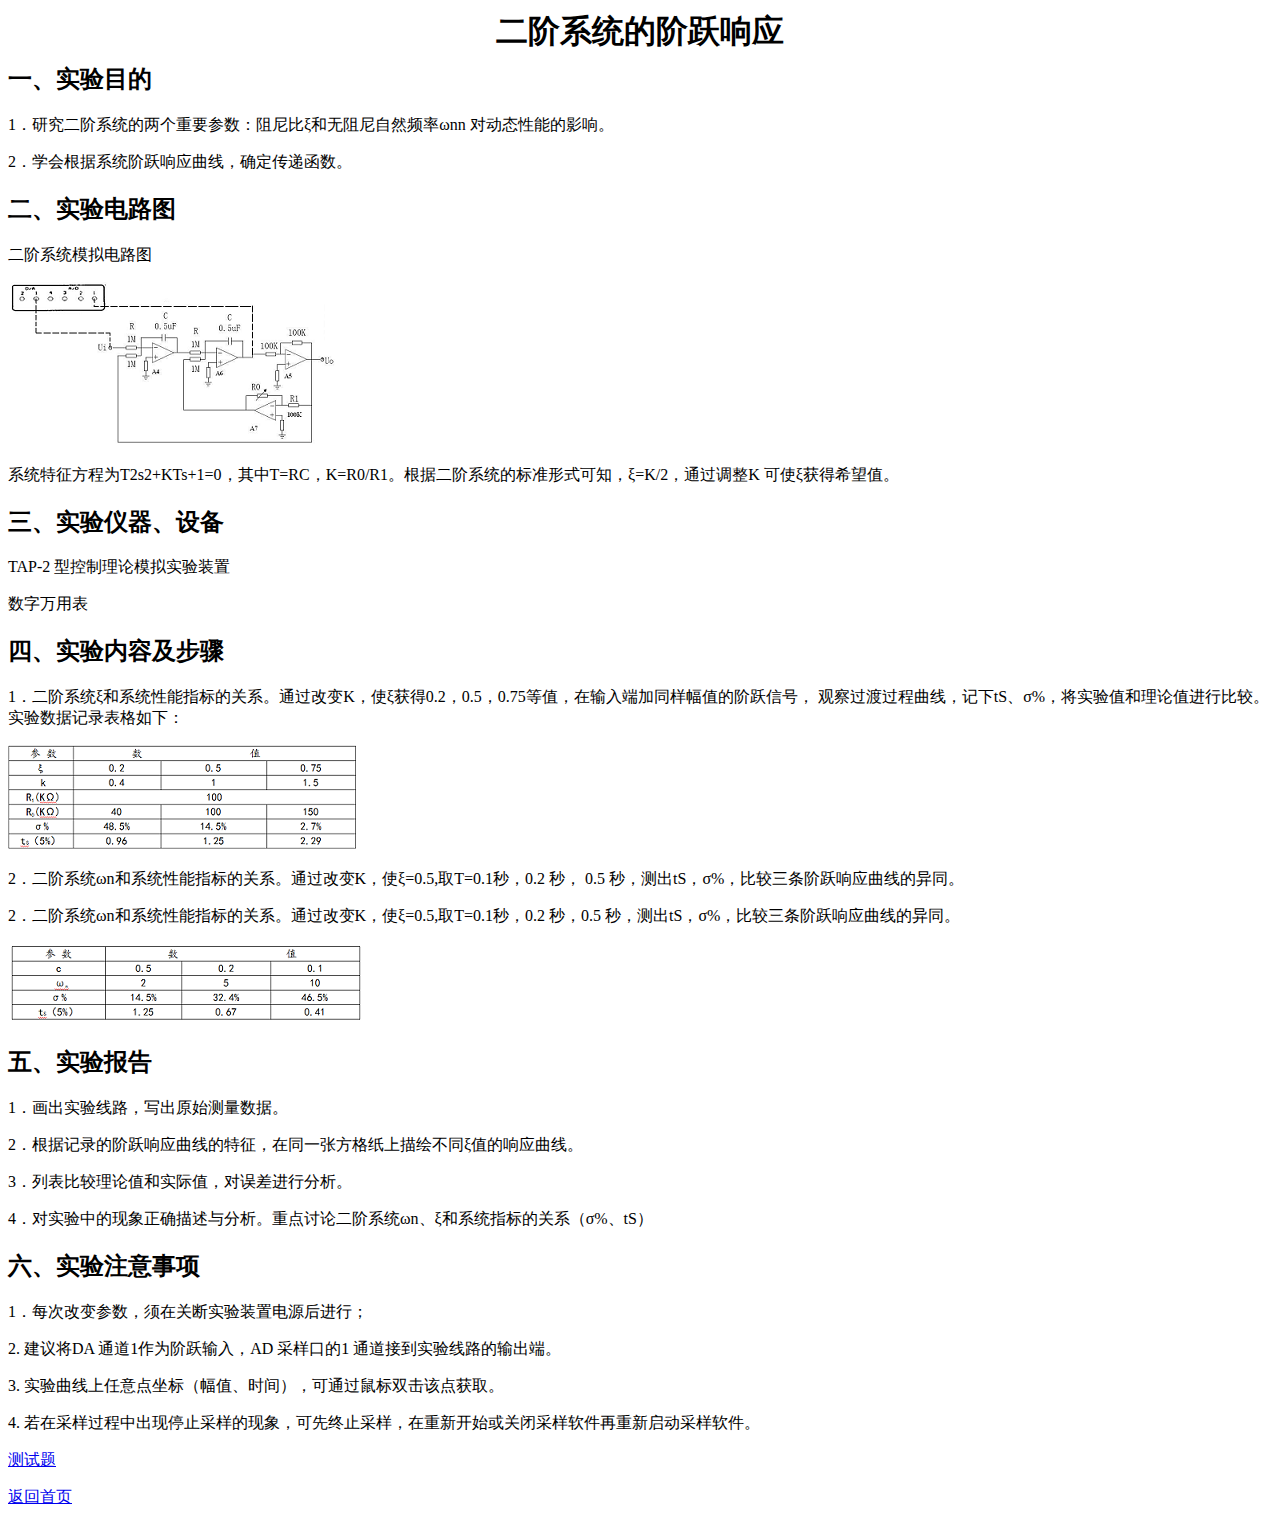
<file: zy/zk/zk1_01.html>
<!DOCTYPE html>
<html>

	<head>
		<meta http-equiv="Content-Type" content="text/html; charset=utf-8" />
		<meta content="width=device-width, initial-scale=1.0, minimum-scale=1.0, maximum-scale=1.0, user-scalable=no" name="viewport">
		<meta content="yes" name="apple-mobile-web-app-capable" />
		<meta content="black" name="apple-mobile-web-app-status-bar-style" />
		<meta content="telephone=no" name="format-detection" />
		<title>实验</title>
		<!--标准mui.css-->

	</head>

	<body>
		<div class="mui-content">

			<div class="experiment-title">
				<div align="center">
				<h1 style="line-height: 20px;top: -10px;">二阶系统的阶跃响应</h1>
				</div>
			</div>
		</div>



			<div class="experiment-message clearfix">
			</div>

				<div class="experiment-message-text">
				</div>
									<!--liuchao-->

<h2>
    一、实验目的
</h2>
<p>
    1．研究二阶系统的两个重要参数：阻尼比ξ和无阻尼自然频率ωnn 对动态性能的影响。
</p>
<p>
    2．学会根据系统阶跃响应曲线，确定传递函数。
</p>
<h2>
    二、实验电路图
</h2>
<p>
    二阶系统模拟电路图
</p>
<img src="img/001.png">
<p>系统特征方程为T2s2+KTs+1=0，其中T=RC，K=R0/R1。根据二阶系统的标准形式可知，ξ=K/2，通过调整K 可使ξ获得希望值。</p>
<h2>三、实验仪器、设备</h2>
<p>TAP-2 型控制理论模拟实验装置</p>
<p>数字万用表</p>
<h2>四、实验内容及步骤</h2>
<p>1．二阶系统ξ和系统性能指标的关系。通过改变K，使ξ获得0.2，0.5，0.75等值，在输入端加同样幅值的阶跃信号，
    观察过渡过程曲线，记下tS、σ%，将实验值和理论值进行比较。实验数据记录表格如下：</p>
<img src="img/002.png">
<P>2．二阶系统ωn和系统性能指标的关系。通过改变K，使ξ=0.5,取T=0.1秒，0.2 秒，
    0.5 秒，测出tS，σ%，比较三条阶跃响应曲线的异同。</P>
<P>2．二阶系统ωn和系统性能指标的关系。通过改变K，使ξ=0.5,取T=0.1秒，0.2 秒，0.5 秒，测出tS，σ%，比较三条阶跃响应曲线的异同。</P>
<img src="img/003.png">
<h2>五、实验报告</h2>
<p>1．画出实验线路，写出原始测量数据。</p>
<P>2．根据记录的阶跃响应曲线的特征，在同一张方格纸上描绘不同ξ值的响应曲线。</P>
<P>3．列表比较理论值和实际值，对误差进行分析。</P>
<P>4．对实验中的现象正确描述与分析。重点讨论二阶系统ωn、ξ和系统指标的关系（σ%、tS）</P>
<h2>六、实验注意事项</h2>
<P>1．每次改变参数，须在关断实验装置电源后进行；</P>
<P>2. 建议将DA 通道1作为阶跃输入，AD 采样口的1 通道接到实验线路的输出端。</P>
<P> 3. 实验曲线上任意点坐标（幅值、时间），可通过鼠标双击该点获取。</P>
<P>4. 若在采样过程中出现停止采样的现象，可先终止采样，在重新开始或关闭采样软件再重新启动采样软件。</P>

		<p><a href="https://www.wenjuan.in/s/MJf6ne/">测试题</a> </p>
		<p><a href="../Index.html">返回首页</a> </p>
	</body>

</html>
</file>
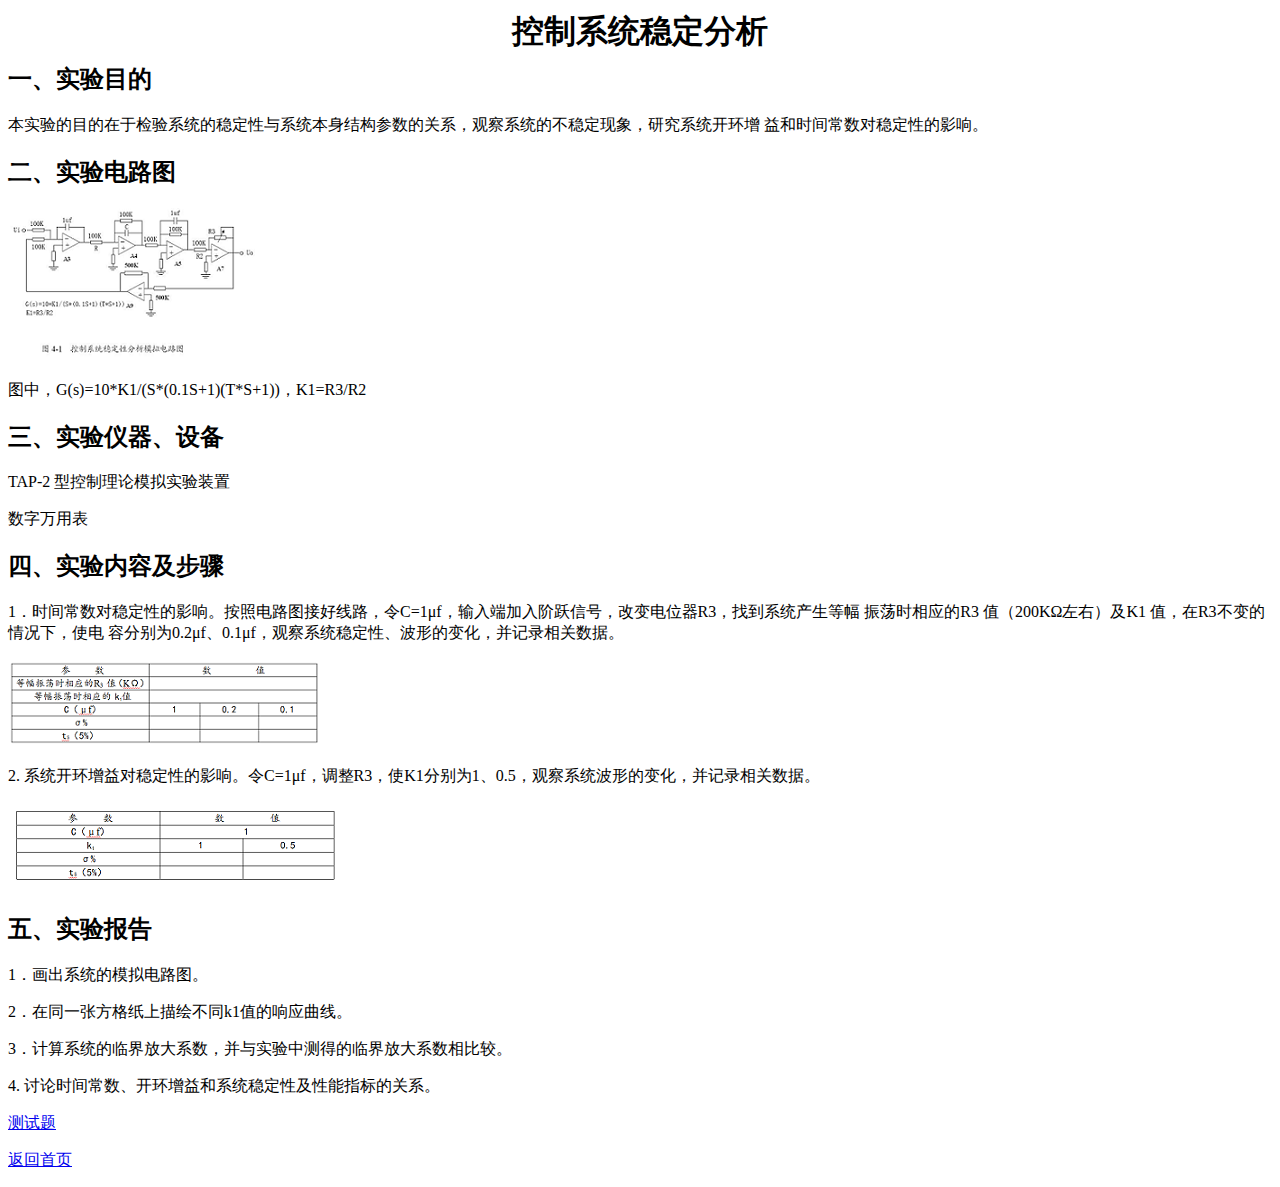
<file: zy/zk/zk1_02.html>
<!DOCTYPE html>
<html lang="en">
<head>
    <meta http-equiv="Content-Type" content="text/html; charset=utf-8" />
    <meta content="width=device-width, initial-scale=1.0, minimum-scale=1.0, maximum-scale=1.0, user-scalable=no" name="viewport">
    <meta content="yes" name="apple-mobile-web-app-capable" />
    <meta content="black" name="apple-mobile-web-app-status-bar-style" />
    <meta content="telephone=no" name="format-detection" />
    <title>实验</title>

</head>
<body>
        <div class="experiment-title">
            <div align="center">
                <h1 style="line-height: 20px;top: -10px;">  控制系统稳定分析</h1>
            </div>
        </div>

        <div class="experiment-message clearfix">
        </div>
            <div class="experiment-message-text">
            </div>
<h2>
    一、实验目的
</h2>
<p>本实验的目的在于检验系统的稳定性与系统本身结构参数的关系，观察系统的不稳定现象，研究系统开环增
    益和时间常数对稳定性的影响。</p>
<h2>
    二、实验电路图
</h2>
<img src="img/004.png">
<p>图中，G(s)=10*K1/(S*(0.1S+1)(T*S+1))，K1=R3/R2</p>
<h2>三、实验仪器、设备</h2>
<p>TAP-2 型控制理论模拟实验装置</p>
<p>数字万用表</p>
<h2>四、实验内容及步骤</h2>
<p>1．时间常数对稳定性的影响。按照电路图接好线路，令C=1μf，输入端加入阶跃信号，改变电位器R3，找到系统产生等幅
    振荡时相应的R3 值（200KΩ左右）及K1 值，在R3不变的情况下，使电
    容分别为0.2μf、0.1μf，观察系统稳定性、波形的变化，并记录相关数据。</p>
<img src="img/005.png">
<p>2. 系统开环增益对稳定性的影响。令C=1μf，调整R3，使K1分别为1、0.5，观察系统波形的变化，并记录相关数据。</p>
<img src="img/006.png">
<h2>五、实验报告</h2>
<p>1．画出系统的模拟电路图。</p>
<p>2．在同一张方格纸上描绘不同k1值的响应曲线。</p>
<p>3．计算系统的临界放大系数，并与实验中测得的临界放大系数相比较。</p>
<p>4. 讨论时间常数、开环增益和系统稳定性及性能指标的关系。</p>
        <p><a href="https://www.wenjuan.in/s/mquy2y/">测试题</a> </p>
        <p><a href="../Index.html">返回首页</a> </p>
</body>
</html>
</file>
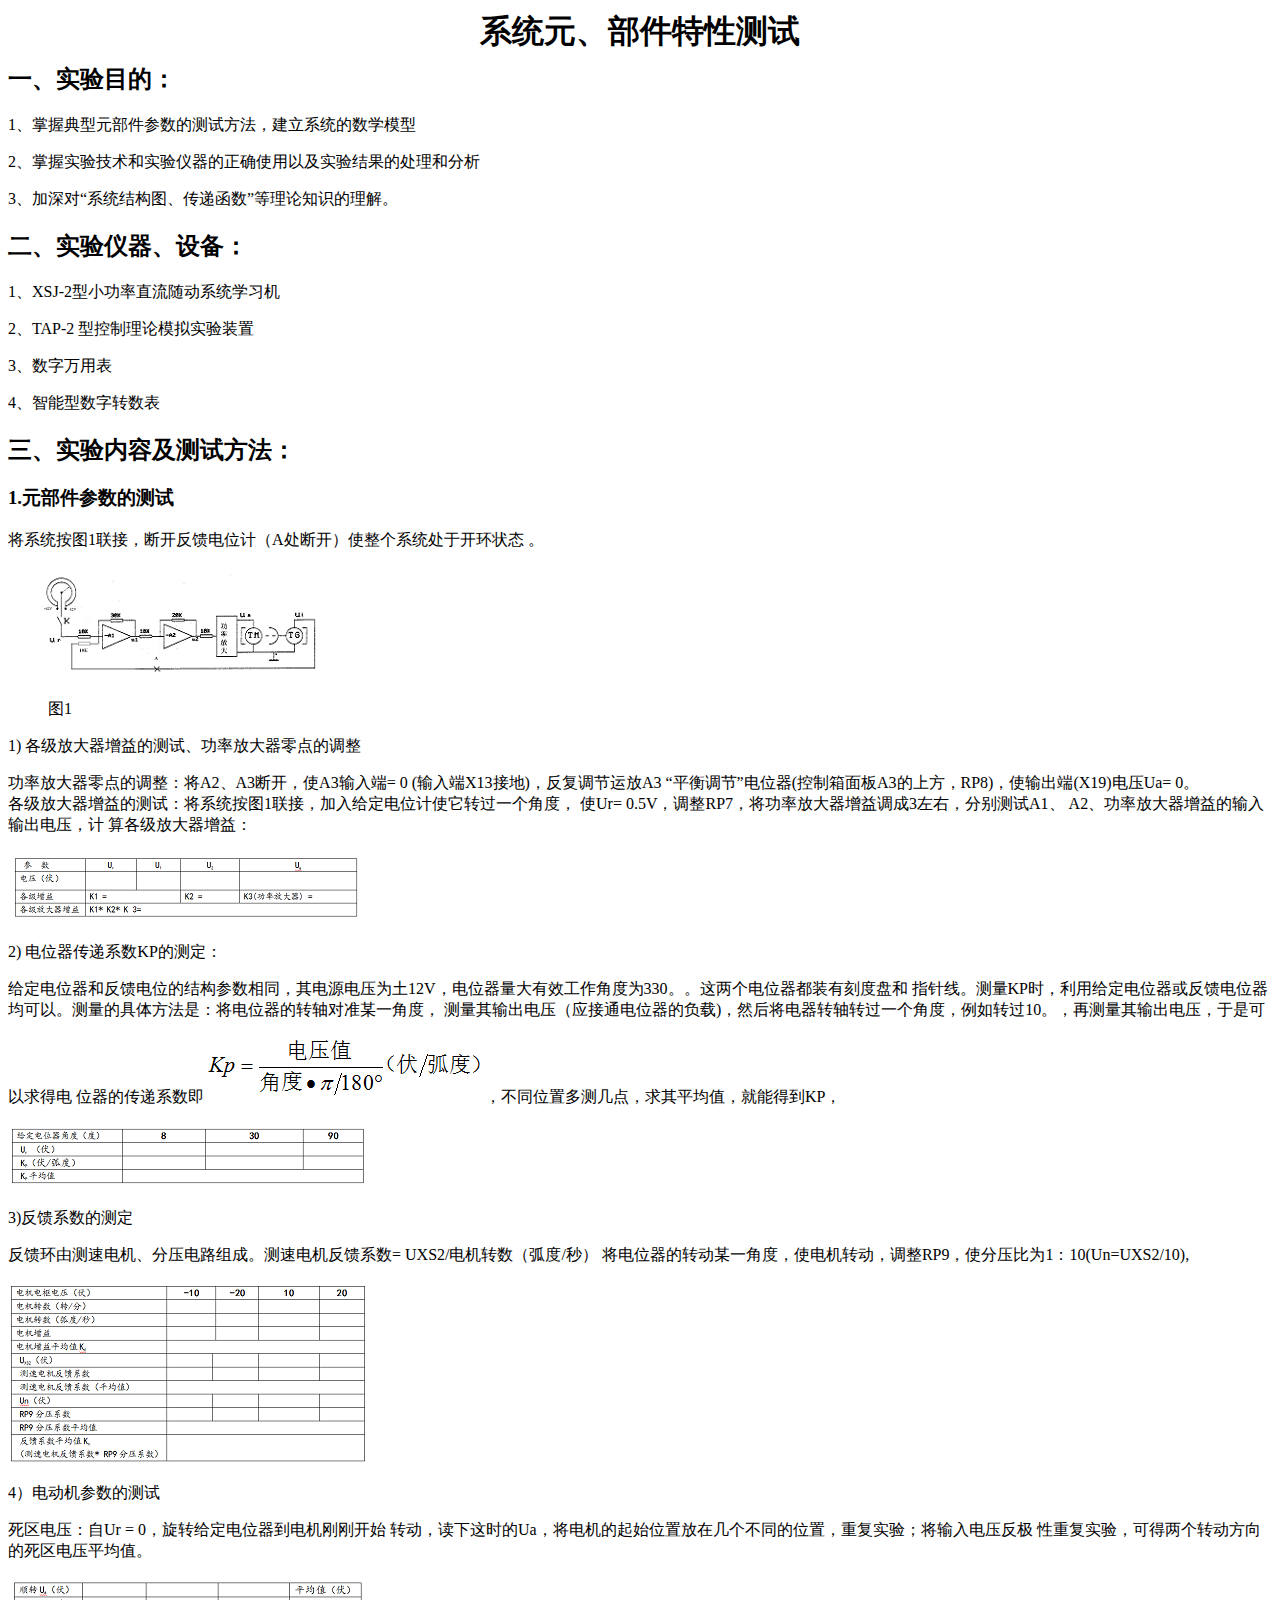
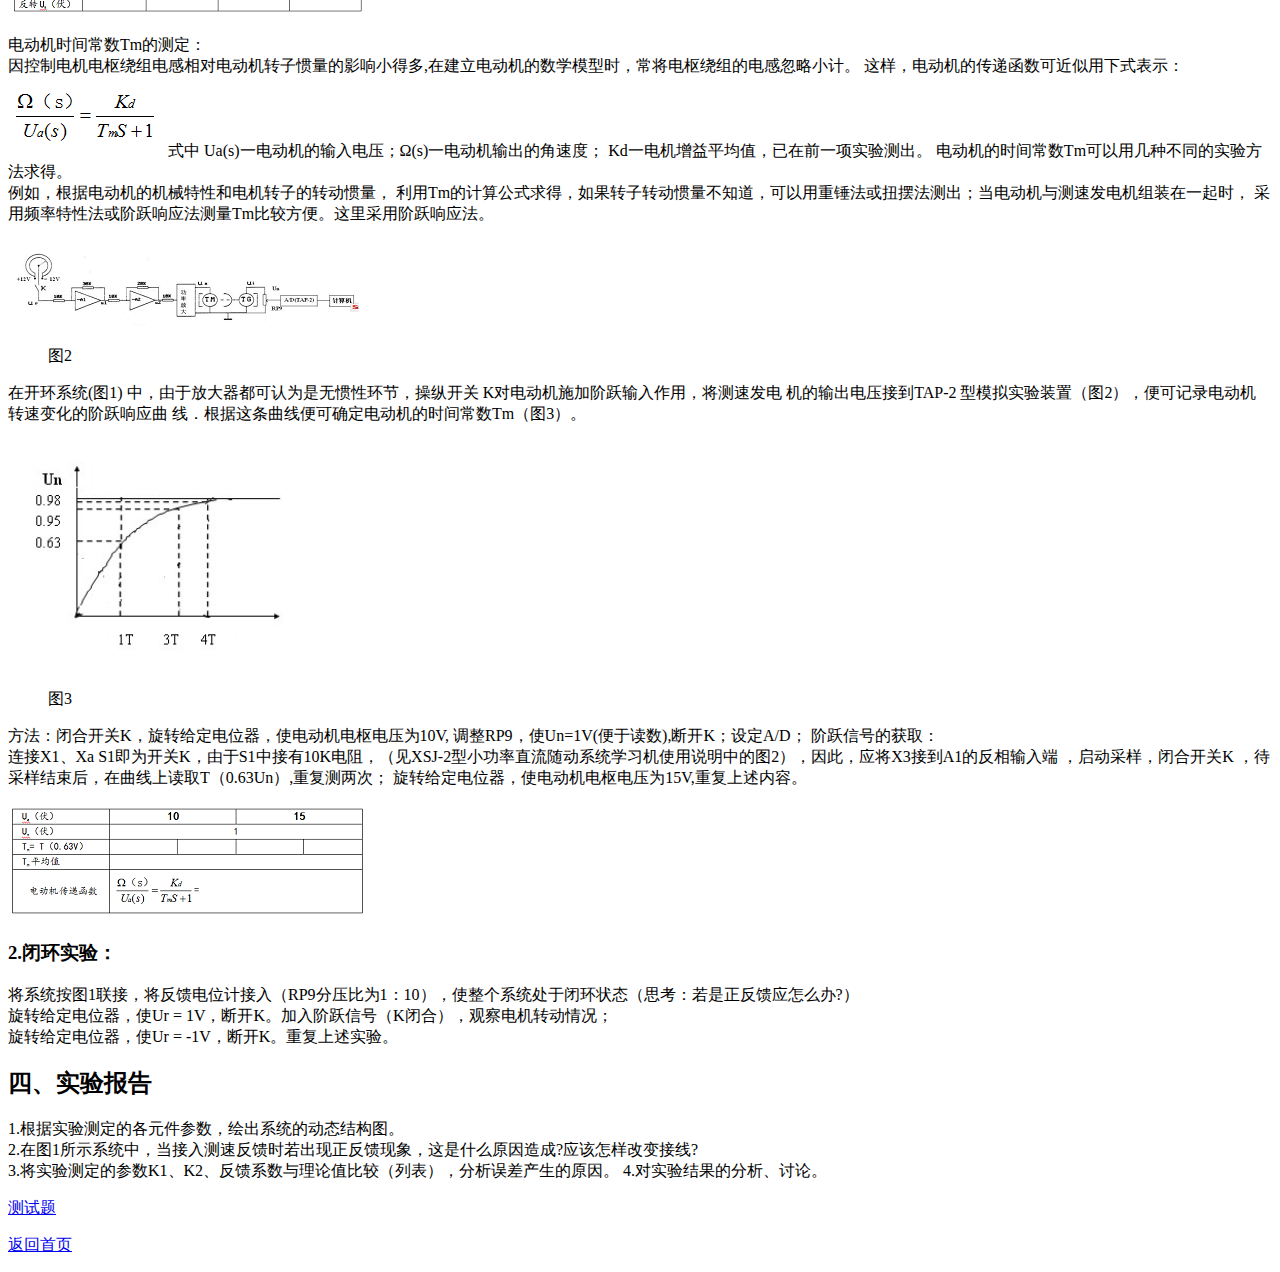
<file: zy/zk/zk1_03.html>
<!DOCTYPE html>
<html lang="en">

<head>
    <meta http-equiv="Content-Type" content="text/html; charset=utf-8" />
    <meta content="width=device-width, initial-scale=1.0, minimum-scale=1.0, maximum-scale=1.0, user-scalable=no" name="viewport">
    <meta content="yes" name="apple-mobile-web-app-capable" />
    <meta content="black" name="apple-mobile-web-app-status-bar-style" />
    <meta content="telephone=no" name="format-detection" />
    <title>实验</title>

</head>

<body>
<p class="mui-content">

    <div class="experiment-title">
        <div align="center">
            <h1 style="line-height: 20px;top: -10px;"> 系统元、部件特性测试</h1>
        </div>
    </div>



    <div class="experiment-message clearfix">

        <div class="experiment-message-text">
        </div>
    </div>

<h2>
    一、实验目的：
</h2>
<p>1、掌握典型元部件参数的测试方法，建立系统的数学模型</p>
<p>2、掌握实验技术和实验仪器的正确使用以及实验结果的处理和分析</p>
<p>3、加深对“系统结构图、传递函数”等理论知识的理解。</p>
<h2>
    二、实验仪器、设备：
</h2>
<p>1、XSJ-2型小功率直流随动系统学习机</p>
<p>2、TAP-2 型控制理论模拟实验装置</p>
<p>3、数字万用表</p>
<p>4、智能型数字转数表</p>
<h2>
    三、实验内容及测试方法：
</h2>
<h3>1.元部件参数的测试</h3>
<p>将系统按图1联接，断开反馈电位计（A处断开）使整个系统处于开环状态 。</p>
<img src="img/007.png">
<blockquote>图1</blockquote>
<p>1) 各级放大器增益的测试、功率放大器零点的调整</p>
<P>
    功率放大器零点的调整：将A2、A3断开，使A3输入端= 0 (输入端X13接地)，反复调节运放A3
    “平衡调节”电位器(控制箱面板A3的上方，RP8)，使输出端(X19)电压Ua= 0。<br>
    各级放大器增益的测试：将系统按图1联接，加入给定电位计使它转过一个角度，
    使Ur= 0.5V，调整RP7，将功率放大器增益调成3左右，分别测试A1、 A2、功率放大器增益的输入输出电压，计
    算各级放大器增益：<br>
</P>
<img src="img/008.png">
<p>2) 电位器传递系数KP的测定：</p>
<p>给定电位器和反馈电位的结构参数相同，其电源电压为土12V，电位器量大有效工作角度为330。。这两个电位器都装有刻度盘和
    指针线。测量KP时，利用给定电位器或反馈电位器均可以。测量的具体方法是：将电位器的转轴对准某一角度，
    测量其输出电压（应接通电位器的负载)，然后将电器转轴转过一个角度，例如转过10。，再测量其输出电压，于是可以求得电
    位器的传递系数即<img  src="img/s2.png" >，不同位置多测几点，求其平均值，就能得到KP，</p>
<img src="img/009.png">
<p>3)反馈系数的测定</p>
<p>反馈环由测速电机、分压电路组成。测速电机反馈系数= UXS2/电机转数（弧度/秒）
    将电位器的转动某一角度，使电机转动，调整RP9，使分压比为1：10(Un=UXS2/10),</p>
<img src="img/010.png">
<p>4）电动机参数的测试</p>
<P>死区电压：自Ur = 0，旋转给定电位器到电机刚刚开始
    转动，读下这时的Ua，将电机的起始位置放在几个不同的位置，重复实验；将输入电压反极
    性重复实验，可得两个转动方向的死区电压平均值。</P>
<img src="img/011.png">
<p>电动机时间常数Tm的测定：<br>
    因控制电机电枢绕组电感相对电动机转子惯量的影响小得多,在建立电动机的数学模型时，常将电枢绕组的电感忽略小计。
    这样，电动机的传递函数可近似用下式表示：<br>
    <img src="img/s1.png" >
    式中 Ua(s)一电动机的输入电压；Ω(s)一电动机输出的角速度；
    Kd一电机增益平均值，已在前一项实验测出。
    电动机的时间常数Tm可以用几种不同的实验方法求得。<br>例如，根据电动机的机械特性和电机转子的转动惯量，
    利用Tm的计算公式求得，如果转子转动惯量不知道，可以用重锤法或扭摆法测出；当电动机与测速发电机组装在一起时，
    采用频率特性法或阶跃响应法测量Tm比较方便。这里采用阶跃响应法。</p>
<img src="img/012.png">
<blockquote>图2</blockquote>
<p>在开环系统(图1) 中，由于放大器都可认为是无惯性环节，操纵开关 K对电动机施加阶跃输入作用，将测速发电
    机的输出电压接到TAP-2 型模拟实验装置（图2），便可记录电动机转速变化的阶跃响应曲
    线．根据这条曲线便可确定电动机的时间常数Tm（图3）。</p>
<img src="img/013.png">
<blockquote>图3</blockquote>
<p>方法：闭合开关K，旋转给定电位器，使电动机电枢电压为10V, 调整RP9，使Un=1V(便于读数),断开K；设定A/D；
    阶跃信号的获取：<br>连接X1、Xa
    S1即为开关K，由于S1中接有10K电阻，（见XSJ-2型小功率直流随动系统学习机使用说明中的图2），因此，应将X3接到A1的反相输入端
    ，启动采样，闭合开关K ，待采样结束后，在曲线上读取T（0.63Un）,重复测两次；
    旋转给定电位器，使电动机电枢电压为15V,重复上述内容。</p>
<img src="img/014.png">
<h3>2.闭环实验：</h3>
<p>将系统按图1联接，将反馈电位计接入（RP9分压比为1：10），使整个系统处于闭环状态（思考：若是正反馈应怎么办?）<br>
    旋转给定电位器，使Ur = 1V，断开K。加入阶跃信号（K闭合），观察电机转动情况；<br>
    旋转给定电位器，使Ur = -1V，断开K。重复上述实验。</p>
<h2>四、实验报告</h2>
<p>1.根据实验测定的各元件参数，绘出系统的动态结构图。<br>
2.在图1所示系统中，当接入测速反馈时若出现正反馈现象，这是什么原因造成?应该怎样改变接线?<br>
3.将实验测定的参数K1、K2、反馈系数与理论值比较（列表），分析误差产生的原因。
4.对实验结果的分析、讨论。</p>


<p><a href="https://www.wenjuan.in/s/uiEJ7j/">测试题</a> </p>
<p><a href="../Index.html">返回首页</a> </p>
</body>

</html>
</file>
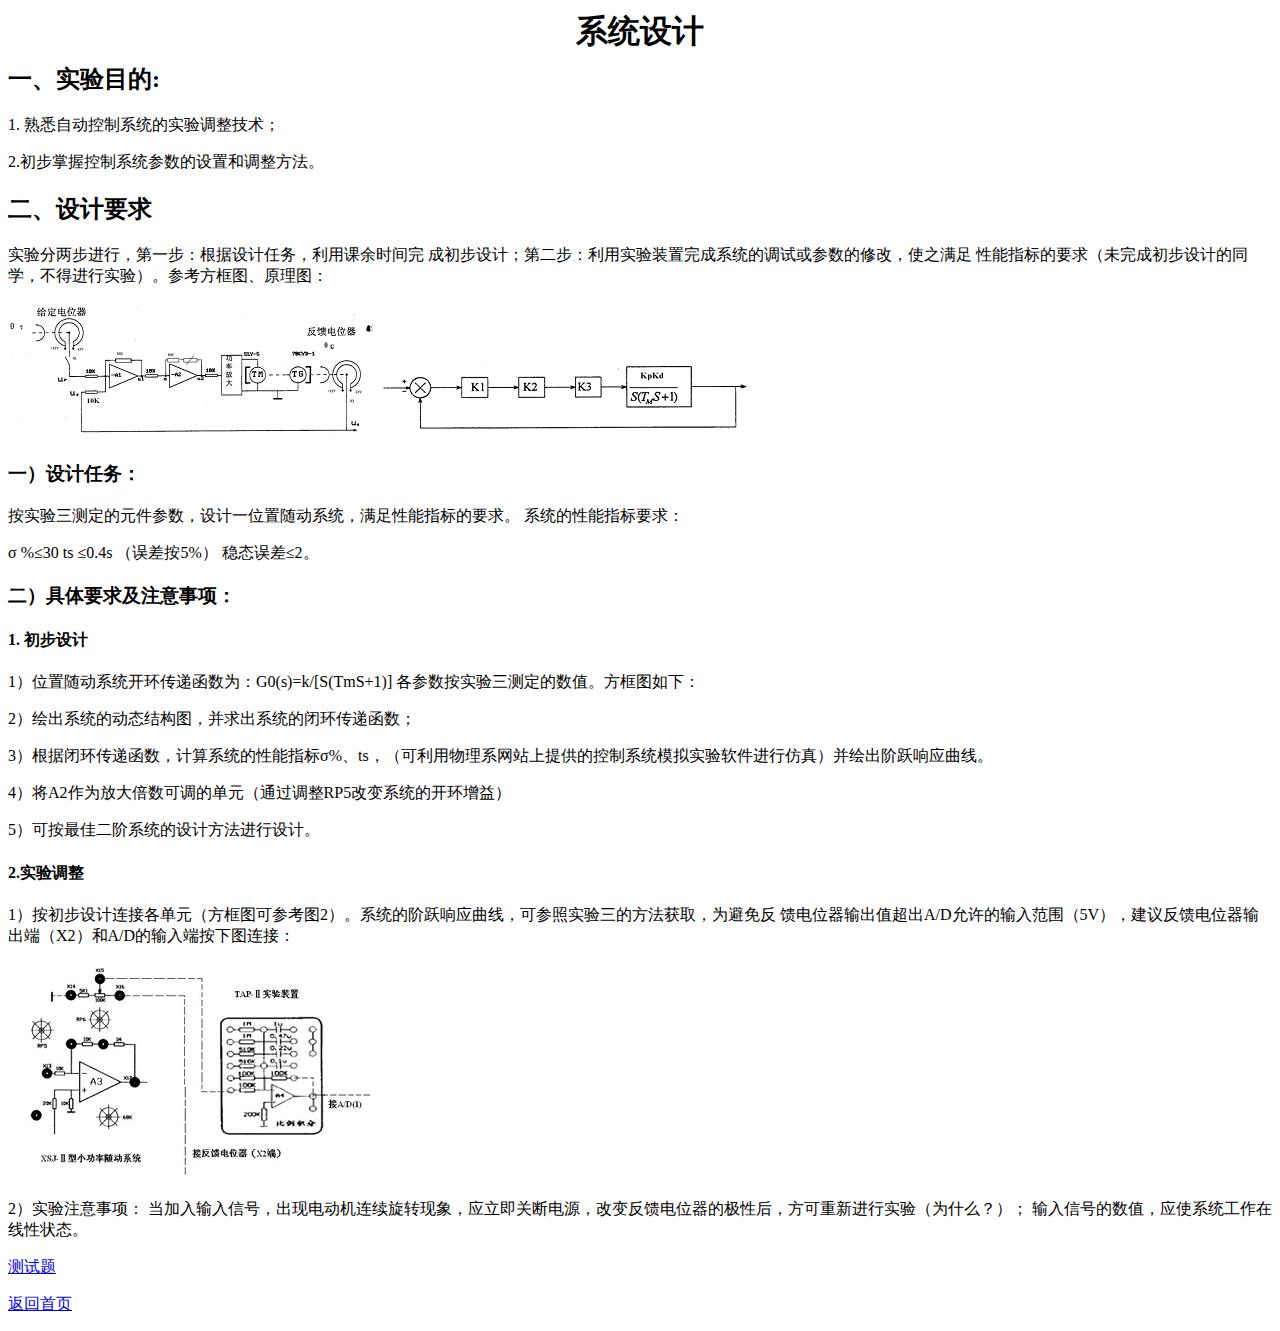
<file: zy/zk/zk_04.html>
<!DOCTYPE html>
<html lang="en">
<head>
    <meta http-equiv="Content-Type" content="text/html; charset=utf-8" />
    <meta content="width=device-width, initial-scale=1.0, minimum-scale=1.0, maximum-scale=1.0, user-scalable=no" name="viewport">
    <meta content="yes" name="apple-mobile-web-app-capable" />
    <meta content="black" name="apple-mobile-web-app-status-bar-style" />
    <meta content="telephone=no" name="format-detection" />
    <title>实验</title>

</head>
<body>
<div class="experiment-title">
    <div align="center">
        <h1 style="line-height: 20px;top: -10px;">系统设计</h1>
    </div>
</div>

<div class="experiment-message clearfix">
</div>
<div class="experiment-message-text">
</div>

<h2>一、实验目的:</h2>
<P> 1. 熟悉自动控制系统的实验调整技术； </P>
<P>  2.初步掌握控制系统参数的设置和调整方法。</P>
<h2>二、设计要求</h2>
<P>实验分两步进行，第一步：根据设计任务，利用课余时间完
    成初步设计；第二步：利用实验装置完成系统的调试或参数的修改，使之满足
    性能指标的要求（未完成初步设计的同学，不得进行实验）。参考方框图、原理图：</P>
<img src="img/ZK_001.png">
<img src="img/ZK_002.png">
<h3>一）设计任务：</h3>
<P>按实验三测定的元件参数，设计一位置随动系统，满足性能指标的要求。
    系统的性能指标要求：
</P><P>σ %≤30
    ts ≤0.4s         （误差按5%）
    稳态误差≤2。
</P>
<h3>二）具体要求及注意事项：</h3>
<h4>1. 初步设计</h4>
<P>1）位置随动系统开环传递函数为：G0(s)=k/[S(TmS+1)]
    各参数按实验三测定的数值。方框图如下：
</P>
<P> 2）绘出系统的动态结构图，并求出系统的闭环传递函数；</P>
<P>  3）根据闭环传递函数，计算系统的性能指标σ%、ts，（可利用物理系网站上提供的控制系统模拟实验软件进行仿真）并绘出阶跃响应曲线。</P>
<P>  4）将A2作为放大倍数可调的单元（通过调整RP5改变系统的开环增益）</P>
<P>  5）可按最佳二阶系统的设计方法进行设计。</P>
<h4> 2.实验调整</h4>
<P> 1）按初步设计连接各单元（方框图可参考图2）。系统的阶跃响应曲线，可参照实验三的方法获取，为避免反
    馈电位器输出值超出A/D允许的输入范围（5V），建议反馈电位器输出端（X2）和A/D的输入端按下图连接：</P>
<img src="img/ZK_003.png">
<P>  2）实验注意事项：
    当加入输入信号，出现电动机连续旋转现象，应立即关断电源，改变反馈电位器的极性后，方可重新进行实验（为什么？）；
    输入信号的数值，应使系统工作在线性状态。
</P>
<p><a href="https://www.wenjuan.in/s/RBVVV3X/">测试题</a> </p>
<p><a href="../Index.html">返回首页</a> </p>
</body>
</html>
</file>
<file: zy/css/common.css>
﻿@charset "utf-8";
/* CSS Document */
/*Index*/
.ind-header{
	width: 100%;
	height: 125px;
	padding: 0;
	border-bottom: 2px solid #dcdcdc;
	background-color: #fff;
}
.ind-search {
	position:absolute;
	top:15px;
	left:15px;
	right:15px;
	width:auto;
	height:50px;
	background-color:#ebebeb;
	-moz-border-radius:10px;
	-webkit-border-radius:10px;
	border-radius:10px;
	background-image: url(../img/ind-search.png);
	background-repeat: no-repeat;
	background-size: 20px 20px;
	background-position: 5% 50%;
}
.ind-questions-box {
	position:absolute;
	top:15px;
	right:15px;
	width:80px;
	height:50px;
	background-color:#ebebeb;
	padding: 10px 0;
	-moz-border-radius:10px;
	-webkit-border-radius:10px;
	border-radius:10px;
}
.ind-questions-box a{
	color: #727272;
	font-size: 18px;
	background-image: url(../img/question.png);
	background-size: 25px 25px;
	background-repeat: no-repeat;
	background-position: left center;
	padding-left: 30px;
	border-left: 2px solid #dcdcdc;
	height: 30px;
	line-height: 30px;
}
.ind-nav{
	position: absolute;
	bottom: 0;
	width: 100%;
	height: 60px;
}
.ind-nav li{
	float: left;
	width: 33.3%;
	height: 100%;
}
.ind-nav li a{
	display: inline-block;
	width: 100%;
	height: 100%;
	text-align: center;
	color:#727272;
	font-size: 18px;
	line-height: 60px;
}
.ind-nav li a.on{
	color:#000;
	border-bottom: 2px solid #000;
}

.experiment-item{
	width: 100%;
	background-color: #fff;
	padding: 16px 20px 25px;
	margin-top: 10px;
	box-shadow: 0px 0px 2px #dcdcdc;
}
.experiment-media{
	width: 100%;
	margin: 15px 0;
}
.experiment-media video{
	width: 100%;
}
.experiment-describe{
	padding: 0 8px;
}
.experiment-details{
	margin-top: 30px;
}
.experiment-details span{
	font-size: 20px;
	margin-top: -5px;
}

.dianxue-experiment,
.jisuanji-experiment{
	display: none;
}

/*Experiment-Details*/
.experiment-details-header
{
	height: 73px;
	background-color: #fff;
	border-bottom: 1px solid #dcdcdc;
}
.header-box{
	position:absolute;
	top:13px;
	left:15px;
	right:15px;
	width:auto;
	height:47px;
	background-color:#ebebeb;
	-moz-border-radius:10px;
	-webkit-border-radius:10px;
	border-radius:10px;
}
.header-box>a{
	background-repeat: no-repeat;
	background-size: 20px 20px;
	background-position: 50% 50%;
	width: 20px;
	height: 100%;
} 
a.header-back{
	margin-left: 10px;
	background-image: url(../img/back.png);
}
a.header-share{
	margin-right: 20px;
	background-image: url(../img/share.png);
}
a.header-menu{
	margin-right: 10px;
	background-size: 5px 20px;
	background-image: url(../img/menu.png);
}

.experiment-title{
	height: 60px;
	background-color: #fff;		
	padding:15px 20px 0;
	font-size: 25px;
}
.experiment-title h1{
	line-height: 50px;
	margin-top: 6px;
}
.experiment{
	height: 70px;
	background-color: #fff;
	border-bottom: 1px solid #dcdcdc;
	padding: 15px 20px;
}
.experiment a{
	display: inline-block;
	height: 100%;
	line-height: 40px;
	color:#727272;
}
a.do-experiment{
	color:#5ca2f7;
	background-image: url(../img/question.png);
	background-size: 20px 20px;
	background-repeat: no-repeat;
	background-position: 10% 50%;
	background-color: #f6f6f6;
	padding: 0 15px 0 30px;
	border-radius: 10px;
	font-size: 15px;
}
.look-other-experiment{
	background-image: url(../img/right-arrow.png);
	background-size: 15px 20px;
	background-repeat: no-repeat;
	background-position: center right;
	padding-right: 25px;
	font-size: 15px;
	color: #727272;
}
.experiment-message{
	margin-top: 6px;
	background-color: #fff;
}
.experiment-message-header{
	height: 94px;
	padding:20px;
	border-bottom: 1px solid #dcdcdc;
}
.head-face,
.head-face img{
	width: 54px;
	height: 54px;
	border-radius: 27px;
}
.account-number{
	margin-left: 10px;
}
.account-number p{
	display: inline-block;
	font-size: 18px;
	margin-bottom: 6px;
	color:#000;
	background-image: url(../img/shiyan.png);
	background-size: 15px 15px;
	background-repeat: no-repeat;
	background-position: right center;
	padding-right: 20px;
}
.account-number span{
	display: block;
	font-size: 15px;
	color:#727272;
}
.attention{
	height: 100%;
}
.attention button{
	height: 42px;
	margin-top: 6px;
	font-size: 15px;
}
.attention button em{
	font-size: 20px;
}
.experiment-message-text
{
	padding: 20px 0;
}
.experiment-message-text p{
	font-size: 15px;
	color:#727272;

}
.experiment-details-footer button{
	height: 35px;
	margin-top: 9px;
}
.agree{
	margin-left: 20px;
}
.disagree{
	margin-left: -40px;
}
.experiment-details-footer button span{
	background-repeat: no-repeat;
	background-position: 0 50%;
	background-size: 15px 10px;
	padding-left: 15px;
}
.agree span{
	background-image: url(../img/up-grey.png)
}
.disagree span{
	background-image: url(../img/down-grey.png);
}
/*.experiment-details-footer ul{
	float: right;
}
.experiment-details-footer li{
	float: left;
}*/
</file>
<file: zy/css/base.css>
@charset "utf-8";
/* CSS Document */
/*css reset*/
* {
	box-sizing:border-box;
	-moz-box-sizing:border-box;/* Firefox */
	-webkit-box-sizing:border-box;/* Safari */
	outline: none;
	-webkit-text-size-adjust: none;
	-webkit-tap-highlight-color: rgba(0, 0, 0, 0);
	-webkit-tap-highlight-color: transparent;/* For some Androids */
	-webkit-appearance:none;
}
html {
	-webkit-text-size-adjust:none;
	-webkit-text-size-adjust: none;
	-webkit-tap-highlight-color: rgba(0, 0, 0, 0);
	-webkit-tap-highlight-color: transparent;/* For some Androids */
	-webkit-appearance:none;
}
body, div, dl, dt, dd, ul, ol, li, p, h1, h2, h3, h4, h5, h6, pre, form, fieldset, th, td, ul, li {
	margin:0;
	padding:0;
}
body {
	font-family:"微软雅黑", 'Helvetica Neue', Helvetica, sans-serif;
	color:#5e5d5d;
	background-color:#f4f4f4;
	outline:none;
	-webkit-appearance:none;
	max-width:100%;
	margin:0 auto;
}
h1, h2, h3, h4, h5, h6, input, select, textarea, option, button {
	font-size:100%;
	font-weight:normal;
	-webkit-appearance:none;
}
.btn:enabled, .btn:enabled:active, button.btn:enabled, button:enabled:active, input[type=button].btn:enabled, input[type=button]:enabled:active, input[type=reset].btn:enabled, input[type=reset]:enabled:active, input[type=submit].btn:enabled, input[type=submit]:enabled:active {
	background:#dd2727;
}
table {
	border-collapse:collapse;
	border-spacing:0;
}
fieldset, img {
	border:0
}
abbr {
	border:0;
}
em, i {
	font-style:normal;
}
ul, ol, li {
	list-style:none;
}
a {
	text-decoration:none;
	outline: none;
	display:block;
}
a:active, a:hover {
	outline: none;
	text-decoration:none;
}
a, button, input, textarea, select {
	-webkit-tap-highlight-color: rgba(0, 0, 0, 0);
	background:none;
	border:none;
	-webkit-appearance:none;
	font-family:"微软雅黑", 'Helvetica Neue', Helvetica, sans-serif;
}/* 1.去除android a/button/input标签被点击时产生的边框 2.去除ios a标签被点击时产生的半透明灰色背景 */
.clear {
	clear:both;
	height:0;
}
textarea {
	resize:none;
}/*禁止改变大小*//*解决firefox按钮文字难以垂直居中问题*/
input[type="reset"]::-moz-focus-inner, input[type="button"]::-moz-focus-inner, input[type="submit"]::-moz-focus-inner, input[type="file"] > input[type="button"]::-moz-focus-inner {
border:none;
padding:0;
-webkit-appearance:none;
}
input, textarea, select, option, button, form, fieldset {
	margin:0;
	padding:0;
	border:none;
	outline:none;
}
::-webkit-input-placeholder {
color:#d6d5d5; font-size:14px; padding-top:1px;
}
:-moz-placeholder {
color:#d6d5d5;font-size:14px; padding-top:1px;
}
::-moz-placeholder {
color:#d6d5d5;font-size:14px; padding-top:1px;
}
:-ms-input-placeholder {
color:#d6d5d5;font-size:14px; padding-top:1px;
}
/* common */
.txthide {
	text-indent:-9999px;
	overflow:hidden;
}
.rightmore:after {
	content:' >>';
	font-weight:bold;
}
.leftmore:before {
	content:' >>';
	font-weight:bold;
}
.txt-ellipsis {
	width:100%;
	overflow:hidden;
	word-break: break-all;
	text-overflow: ellipsis;
	-webkit-line-clamp:1;
	-webkit-box-orient: vertical;
	display: -webkit-box;
	font-size: 1.375em;
}
/*about pisition*/.center {
	margin-left:auto;
	margin-right:auto;
}
.fl {
	float:left;
	display:inline;
}/*浮动bug*/
.fr {
	float:right;
	display:inline;
}
.clearfix:after {
	content:".";
	height:0;
	display:block;
	visibility:hidden;
	clear:both;
}/*IE6>*/
*html .clearfix {
*zoom:1
}/*IE7>*/
*:first-child + html .clearfix {
	zoom:1
}
.zoom {
*zoom:1
}
img {
	display: block;
	width: 100%;
	height: 100%;
}
.display-box-middle {
	display:-moz-box;/* Firefox */
	display:-webkit-box;/* Safari and Chrome */
	display:box;
	-moz-box-align: center;
	-webkit-box-align: center;
	box-align: center;
}
.display-box-middle-center {
	display:-moz-box;/* Firefox */
	display:-webkit-box;/* Safari and Chrome */
	display:box;
	-moz-box-pack: center;
	-moz-box-align: center;
	-webkit-box-pack: center;
	-webkit-box-align: center;
	box-pack: center;
	box-align: center;
}
.container {
	margin-top:44px;
	margin-bottom:51px;
	overflow:hidden;
}
.h-back {
	background: url(../images/h-back.png) left center no-repeat;
	background-size:12px 20px;
	width:12px;
	height:20px;
	position:absolute;
	top:11px;
	left:12px;
}
.header-r {
	height:100%;
	color:#fff;
	line-height:44px;
	font-size:21px;
}
.header-r .write-blog {
	width:30px;
	height:30px;
	margin-top:7px;
}

/*-------------header-----------*/
.header {
	background-color:#f8f8f8;
	border-bottom:1px solid #dcdcdc;
}
.header h1 {
	color:#424345;
	font-size:21px;
}
.mui-bar .mui-icon {
	color:#424345 !important;
}
.mui-icon-back, .mui-icon-left-nav{ position:absolute !important; left:10px; top:10px; width:12px; height:24px; background-image:url(../images/h-back.png); background-position:right center; background-repeat:no-repeat;background-size: 12px 24px;  content: '';}
.mui-icon-back:before, .mui-icon-left-nav:before{ display:none;}
.search-head{ background-color:#dd2727; height:50px; width:100%; }
.search-box{ position:absolute; left:10px; top:50%; margin-top:-17px; right:52px; height:34px; overflow:hidden; background-color:#fff; -moz-border-radius:500px;  -webkit-border-radius:500px;  border-radius:500px; }
.search-box .search-input{ height:18px !important; line-height:18px; margin:8px 0 !important; text-align:left;  border:none; background:#fff url(../images/search-icon.png); background-position:12px center; background-repeat:no-repeat; background-size:15px 15px; padding:0 15px 0 30px; font-size:14px;}
.search-box .search-input::-webkit-input-placeholder {color:#aaa8a8;font-size:14px;}
.search-box .search-input:-moz-placeholder {color:#aaa8a8;font-size:14px;}
.search-box .search-input::-moz-placeholder {color:#aaa8a8;font-size:14px;}
.search-box .search-input:-ms-input-placeholder {color:#aaa8a8;font-size:14px;}
.settings-btn{ padding:0 10px; margin:20px 0; }
.settings-btn .btn{
    width:100%;
    height:44px;
    line-height:44px;
    background-color: #dd2727;
    font-size:16px;
    text-align: center;
    color: #fff;
    -moz-border-radius: 3px;
    -webkit-border-radius: 3px;
    border-radius: 3px; }
/*-------------footer-----------*/
.footer {
	position:fixed;
	bottom:0;
	left:0;
	width:100%;
	height:53px;
	background:#fff;
	z-index:9999;
	border-top:1px solid #d0cfd0;
}
.footer ul li {
	height:53px;
	-webkit-box-flex: 1;
	-moz-box-flex: 1;
	-ms-box-flex: 1;
	box-flex: 1;
}
.footer ul li a {
	width:100%;
	height:100%;
	padding:6px 0;
	text-align: center;
	vertical-align: middle;
	white-space: nowrap;
	text-overflow: ellipsis;
	display:block;
	font-size:10px;
	color:#706e6e;
}
.footer ul li a span {
	font-size:10px;
	color:#706e6e;
}
.footer ul li a .footer-icon {
	display:block;
	width:25px;
	height:25px;
	margin:0 auto;
	background-position:center center;
	background-repeat:no-repeat;
	background-size:25px 25px;
}
.footer ul li a .footer-index {
	background-image:url(../img/home.png);
}
.footer ul li a .footer-recommend{
	background-image:url(../img/recommend.png);
}
.footer ul li a .footer-search{
	background-image:url(../img/shiyan.png);
}
.footer ul li a .footer-cart{
	background-image:url(../img/xiaoxi.png);
}
.footer ul li a .footer-my{
	background-image:url(../img/my.png);
}
.footer ul li a .footer-collection{
	background-image: url(../img/collection.png);
}
.footer ul li a .footer-comment{
	background-image: url(../img/comment.png);
}
.footer ul li a.on span {
	color:#dd2727;
}
.footer ul li a.on .footer-index {
	background-image:url(../images/sy-on.png);
}
.footer ul li a.on .footer-classification{
	background-image:url(../images/classification-on.png);
}
.footer ul li a.on .footer-cash-back{
	background-image:url(../images/cash-back-on.png);
}
.footer ul li a.on .footer-cart{
	background-image:url(../images/cart-on.png);
}
.footer ul li a.on .footer-my{
	background-image:url(../images/my-on.png);
}
.mui-bar-tab~.mui-content {
padding-bottom:53px
}
.mui-content {
	background-color:#f4f4f4;
}
.mui-bar-nav{ -webkit-box-shadow: 0 0 0 #fff; box-shadow: 0 0 0 #fff;}
/*点击背景效果*/
.highlight:active{
	background:transparent;
	background-color:rgba(238, 238, 238, 0.3);
 filter: progid:DXImageTransform.Microsoft.gradient(startColorstr=#eeeeee, endColorstr=#eeeeee);
}
/*列表右箭头*/
.right-arrow:after {
	width:8px;
	height:14px;
	content:"";
	position:absolute;
	top: 50%;
	right:20px;
	-webkit-transform: translateY(-50%);
	transform: translateY(-50%);
	background-image:url(../images/right-arrow.png);
	background-position:right center;
	background-repeat:no-repeat;
	background-size:8px 14px;
}
</file>
